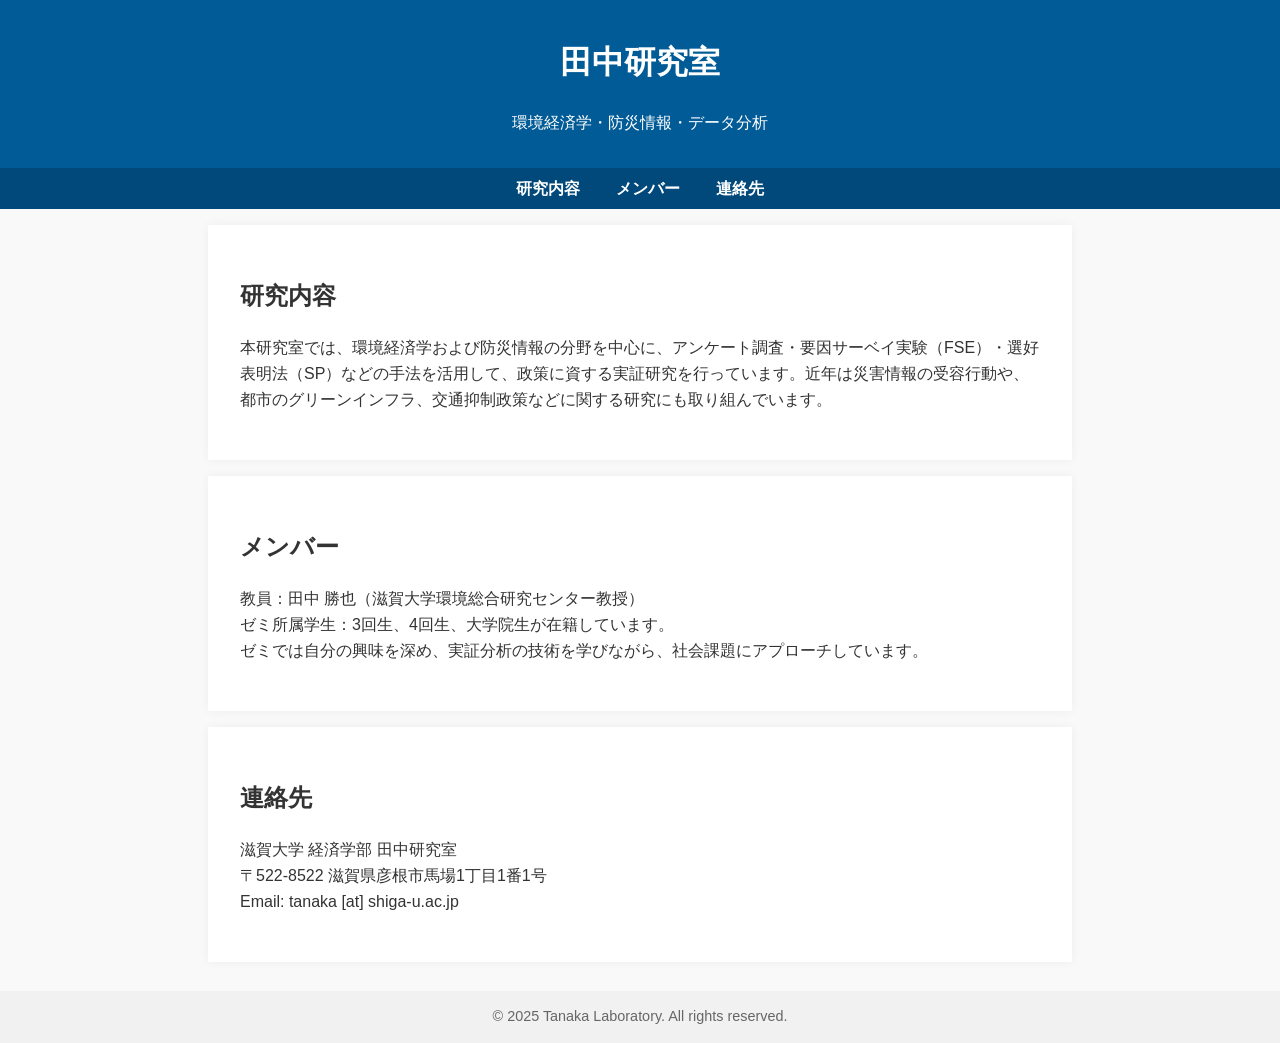
<file: index.htm>
<!DOCTYPE html>
<html lang="ja">
<head>
  <meta charset="UTF-8" />
  <meta name="viewport" content="width=device-width, initial-scale=1.0" />
  <title>田中研究室 – 環境経済・防災情報のデータ分析</title>
  <style>
    body {
      font-family: "Helvetica Neue", Helvetica, Arial, sans-serif;
      margin: 0;
      padding: 0;
      line-height: 1.6;
      background-color: #f9f9f9;
      color: #333;
    }
    header {
      background-color: #005b96;
      color: white;
      padding: 1em 2em;
      text-align: center;
    }
    nav {
      background-color: #00497a;
      padding: 0.5em;
      text-align: center;
    }
    nav a {
      color: white;
      text-decoration: none;
      margin: 0 1em;
      font-weight: bold;
    }
    section {
      padding: 2em;
      max-width: 800px;
      margin: auto;
      background: white;
      margin-top: 1em;
      box-shadow: 0 0 10px rgba(0,0,0,0.05);
    }
    footer {
      text-align: center;
      padding: 1em;
      font-size: 0.9em;
      color: #666;
      background-color: #f1f1f1;
      margin-top: 2em;
    }
  </style>
</head>
<body>

  <header>
    <h1>田中研究室</h1>
    <p>環境経済学・防災情報・データ分析</p>
  </header>

  <nav>
    <a href="#about">研究内容</a>
    <a href="#members">メンバー</a>
    <a href="#contact">連絡先</a>
  </nav>

  <section id="about">
    <h2>研究内容</h2>
    <p>
      本研究室では、環境経済学および防災情報の分野を中心に、アンケート調査・要因サーベイ実験（FSE）・選好表明法（SP）などの手法を活用して、政策に資する実証研究を行っています。近年は災害情報の受容行動や、都市のグリーンインフラ、交通抑制政策などに関する研究にも取り組んでいます。
    </p>
  </section>

  <section id="members">
    <h2>メンバー</h2>
    <p>
      教員：田中 勝也（滋賀大学環境総合研究センター教授）<br />
      ゼミ所属学生：3回生、4回生、大学院生が在籍しています。<br />
      ゼミでは自分の興味を深め、実証分析の技術を学びながら、社会課題にアプローチしています。
    </p>
  </section>

  <section id="contact">
    <h2>連絡先</h2>
    <p>
      滋賀大学 経済学部 田中研究室<br />
      〒522-8522 滋賀県彦根市馬場1丁目1番1号<br />
      Email: tanaka [at] shiga-u.ac.jp
    </p>
  </section>

  <footer>
    &copy; 2025 Tanaka Laboratory. All rights reserved.
  </footer>

</body>
</html>
</file>
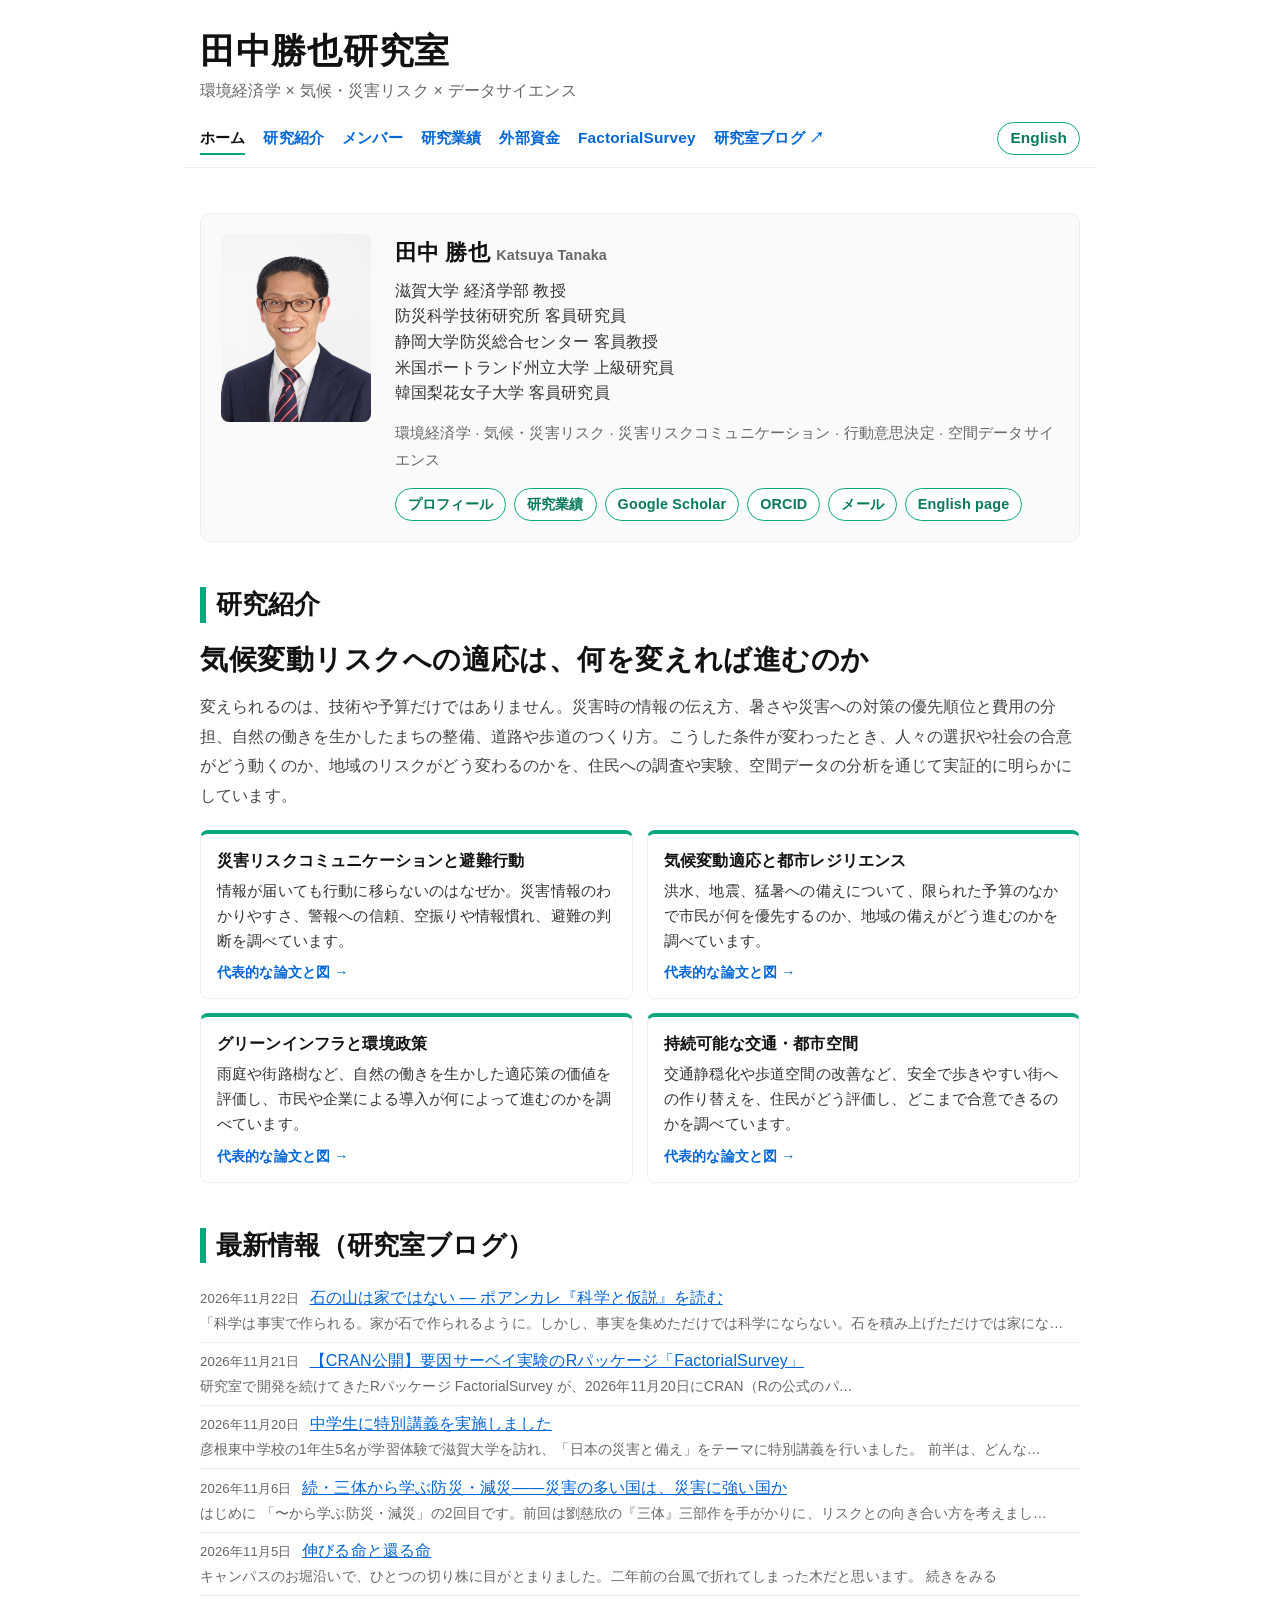
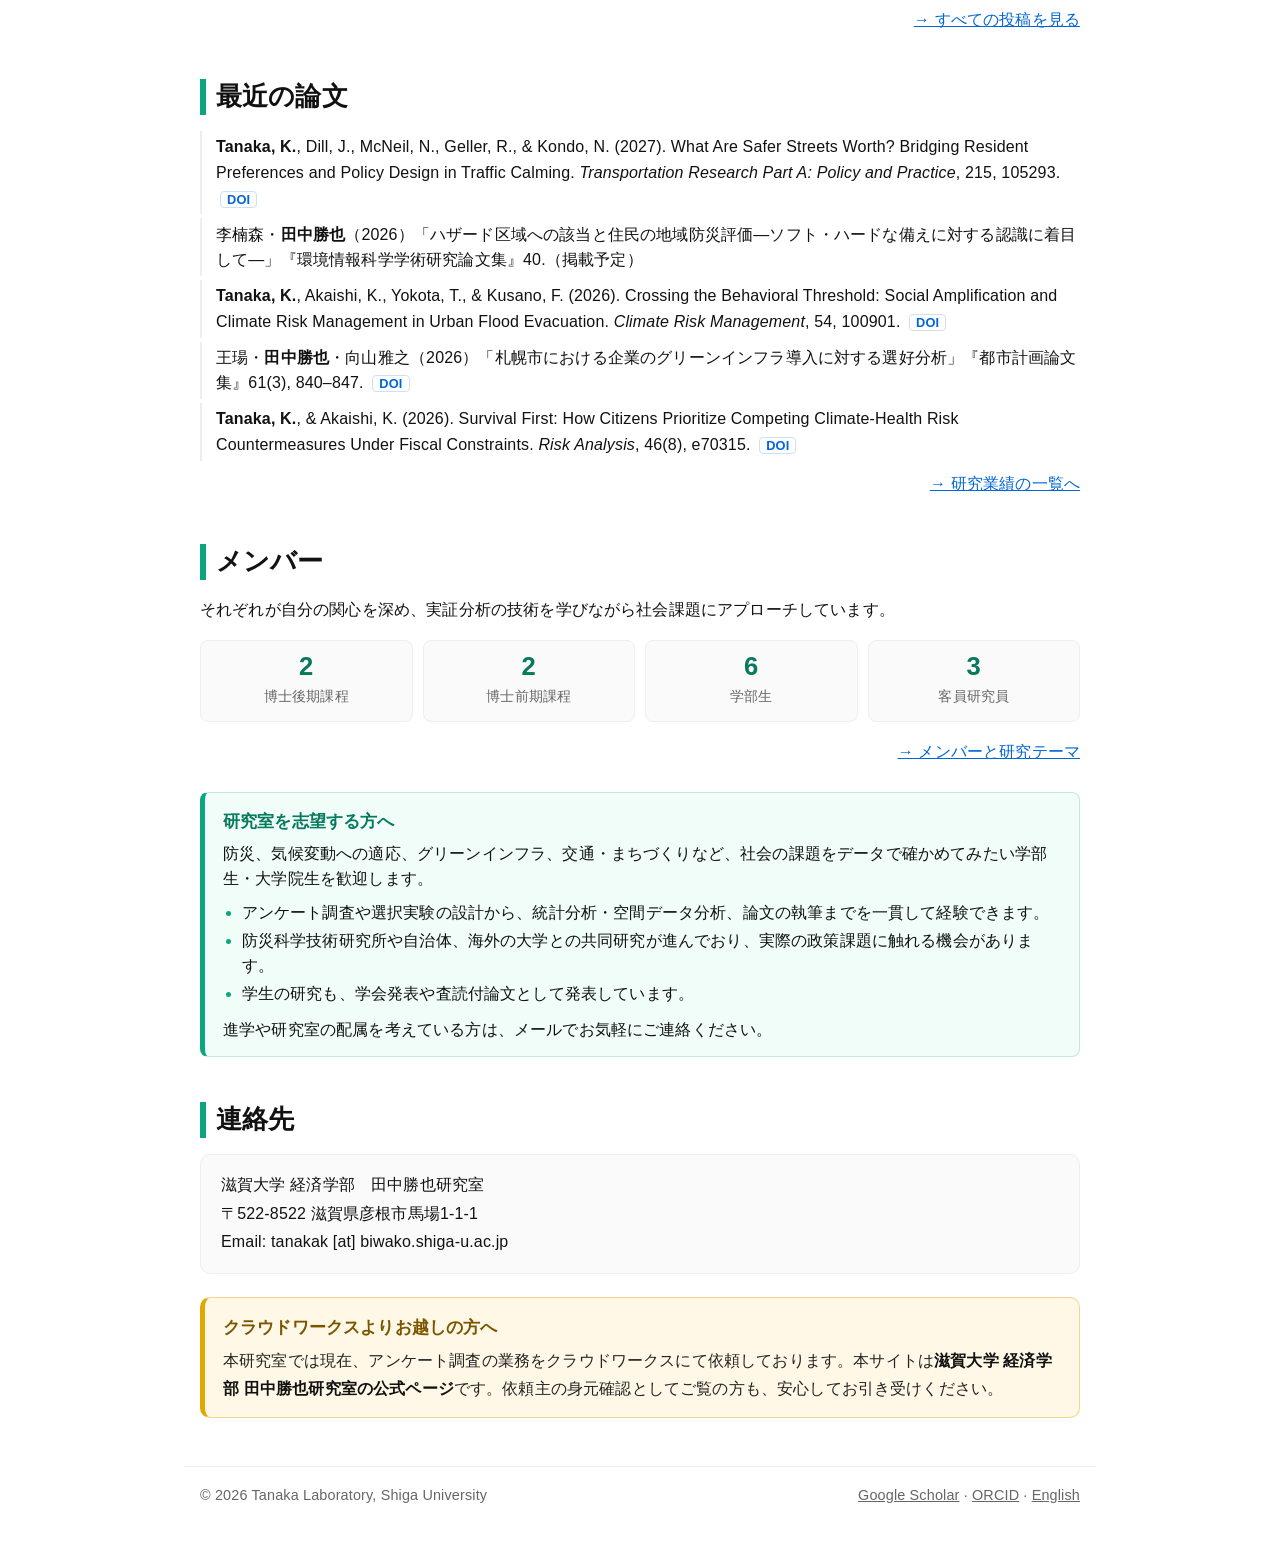
<file: index.html>
<!DOCTYPE html>
<html lang="ja">
<head>
<meta charset="utf-8"/>
<meta content="width=device-width, initial-scale=1" name="viewport"/>
<title>田中勝也研究室（滋賀大学）｜環境経済学 × 気候・災害リスク × データサイエンス</title>
<meta content="滋賀大学・田中勝也研究室。気候変動リスクへの適応は、何を変えれば進むのか。警報の伝え方、支援や費用負担の仕組み、まちのつくり方が人々の選択や社会の合意にどう影響するのかを、環境経済学とデータサイエンスを用いて実証的に研究しています。" name="description"/>
<link href="style.css" rel="stylesheet"/>
<link rel="icon" href="favicon.svg" type="image/svg+xml"/>
<link rel="icon" href="favicon-32.png" sizes="32x32" type="image/png"/>
<link rel="apple-touch-icon" href="apple-touch-icon.png"/>
<meta property="og:title" content="田中勝也研究室（滋賀大学）｜環境経済学 × 気候・災害リスク × データサイエンス"/>
<meta property="og:description" content="滋賀大学・田中勝也研究室。気候変動リスクへの適応は、何を変えれば進むのか。警報の伝え方、支援や費用負担の仕組み、まちのつくり方が人々の選択や社会の合意にどう影響するのかを、環境経済学とデータサイエンスを用いて実証的に研究しています。"/>
<meta property="og:url" content="https://tanakak.github.io/"/>
<meta property="og:image" content="https://tanakak.github.io/ogp.png"/>
<meta property="og:type" content="website"/>
<meta property="og:site_name" content="田中勝也研究室"/>
<meta property="og:locale" content="ja_JP"/>
<meta name="twitter:card" content="summary_large_image"/>
<meta name="google-site-verification" content="YIAIQRY0zwptpV_NCA4DbR_Qr9qVcoeP7K3_W8CYjr8" />
<meta name="msvalidate.01" content="E891E1572691AC67C8C4C4ECE7BE88C5" />
<link rel="canonical" href="https://tanakak.github.io/"/>
<link rel="alternate" hreflang="ja" href="https://tanakak.github.io/"/>
<link rel="alternate" hreflang="en" href="https://tanakak.github.io/en.html"/>
<link rel="alternate" hreflang="x-default" href="https://tanakak.github.io/"/>
<script type="application/ld+json">
{
 "@context": "https://schema.org",
 "@graph": [
  {
   "@type": "WebSite",
   "@id": "https://tanakak.github.io/#website",
   "url": "https://tanakak.github.io/",
   "name": "田中勝也研究室",
   "alternateName": "Tanaka Laboratory, Shiga University",
   "inLanguage": [
    "ja",
    "en"
   ]
  },
  {
   "@type": "Person",
   "@id": "https://tanakak.github.io/#katsuya-tanaka",
   "name": "田中勝也",
   "alternateName": "Katsuya Tanaka",
   "jobTitle": "教授",
   "worksFor": {
    "@type": "CollegeOrUniversity",
    "name": "滋賀大学",
    "url": "https://www.shiga-u.ac.jp/"
   },
   "alumniOf": {
    "@type": "CollegeOrUniversity",
    "name": "Oregon State University"
   },
   "url": "https://tanakak.github.io/",
   "image": "https://tanakak.github.io/tanaka.jpg",
   "knowsAbout": [
    "環境経済学",
    "災害リスクコミュニケーション",
    "気候変動適応",
    "グリーンインフラ",
    "サーベイ実験",
    "データサイエンス"
   ],
   "sameAs": [
    "https://orcid.org/0000-0003-0455-0133",
    "https://scholar.google.com/citations?user=ZWzGPJcAAAAJ",
    "https://researchmap.jp/katsuyat",
    "https://nrid.nii.ac.jp/nrid/1000020397938",
    "https://note.com/tanakak_lab"
   ]
  }
 ]
}
</script>
</head>
<body>

<header>
  <p class="brand"><a href="index.html">田中勝也研究室</a></p>
  <p class="tagline">環境経済学 × 気候・災害リスク × データサイエンス</p>
</header>

<nav>
  <a href="index.html" class="active" aria-current="page">ホーム</a>
  <a href="research.html">研究紹介</a>
  <a href="members.html">メンバー</a>
  <a href="pub.html">研究業績</a>
  <a href="funding.html">外部資金</a>
  <a href="fs.html">FactorialSurvey</a>
  <a href="https://note.com/tanakak_lab" rel="noopener" target="_blank">研究室ブログ ↗</a>
  <a class="lang" href="en.html">English</a>
</nav>

<main>

<section id="about">
  <div class="profile">
    <img src="tanaka.jpg" alt="田中勝也の顔写真" width="150" height="188"/>
    <div>
      <p class="name">田中 勝也<small>Katsuya Tanaka</small></p>
      <ul>
        <li>滋賀大学 経済学部 教授</li>
        <li>防災科学技術研究所 客員研究員</li>
        <li>静岡大学防災総合センター 客員教授</li>
        <li>米国ポートランド州立大学 上級研究員</li>
        <li>韓国梨花女子大学 客員研究員</li>
      </ul>
      <p class="fields">環境経済学 · 気候・災害リスク · 災害リスクコミュニケーション · 行動意思決定 · 空間データサイエンス</p>
      <div class="btns">
        <a class="btn" href="profile.html">プロフィール</a>
        <a class="btn" href="pub.html">研究業績</a>
        <a class="btn" href="https://scholar.google.com/citations?user=ZWzGPJcAAAAJ&amp;hl=ja" rel="noopener" target="_blank">Google Scholar</a>
        <a class="btn" href="https://orcid.org/0000-0003-0455-0133" rel="noopener" target="_blank">ORCID</a>
        <a class="btn" href="mailto:tanakak@biwako.shiga-u.ac.jp">メール</a>
        <a class="btn" href="en.html">English page</a>
      </div>
    </div>
  </div>
</section>

<section id="research">
  <h2><a class="h-link" href="research.html">研究紹介</a></h2>
  <div class="question">
    <p class="q">気候変動リスクへの適応は、何を変えれば進むのか</p>
    <p class="q-sub">変えられるのは、技術や予算だけではありません。災害時の情報の伝え方、暑さや災害への対策の優先順位と費用の分担、自然の働きを生かしたまちの整備、道路や歩道のつくり方。こうした条件が変わったとき、人々の選択や社会の合意がどう動くのか、地域のリスクがどう変わるのかを、住民への調査や実験、空間データの分析を通じて実証的に明らかにしています。</p>
  </div>

  <div class="cards">
    <div class="card"><h4>災害リスクコミュニケーションと避難行動</h4><p>情報が届いても行動に移らないのはなぜか。災害情報のわかりやすさ、警報への信頼、空振りや情報慣れ、避難の判断を調べています。</p><p class="more"><a href="research.html#risk-communication">代表的な論文と図 →</a></p></div>
    <div class="card"><h4>気候変動適応と都市レジリエンス</h4><p>洪水、地震、猛暑への備えについて、限られた予算のなかで市民が何を優先するのか、地域の備えがどう進むのかを調べています。</p><p class="more"><a href="research.html#adaptation">代表的な論文と図 →</a></p></div>
    <div class="card"><h4>グリーンインフラと環境政策</h4><p>雨庭や街路樹など、自然の働きを生かした適応策の価値を評価し、市民や企業による導入が何によって進むのかを調べています。</p><p class="more"><a href="research.html#green-infrastructure">代表的な論文と図 →</a></p></div>
    <div class="card"><h4>持続可能な交通・都市空間</h4><p>交通静穏化や歩道空間の改善など、安全で歩きやすい街への作り替えを、住民がどう評価し、どこまで合意できるのかを調べています。</p><p class="more"><a href="research.html#streets">代表的な論文と図 →</a></p></div>
  </div>
</section>

<section id="blog">
  <h2>最新情報（研究室ブログ）</h2>
  <div id="rss-feed"><p class="muted">読み込み中…</p></div>
  <p style="text-align:right;"><a href="https://note.com/tanakak_lab" rel="noopener" target="_blank">→ すべての投稿を見る</a></p>
</section>

<section id="news">
  <h2>最近の論文</h2>
  <ul class="pubs">
    <li><span class="me">Tanaka, K.</span>, Dill, J., McNeil, N., Geller, R., &amp; Kondo, N. (2027). What Are Safer Streets Worth? Bridging Resident Preferences and Policy Design in Traffic Calming. <em>Transportation Research Part A: Policy and Practice</em>, 215, 105293. <a class="doi" href="https://doi.org/10.1016/j.tra.2026.105293" rel="noopener" target="_blank">DOI</a></li>
    <li>李楠森・<span class="me">田中勝也</span>（2026）「ハザード区域への該当と住民の地域防災評価―ソフト・ハードな備えに対する認識に着目して―」『環境情報科学学術研究論文集』40.（掲載予定）</li>
    <li><span class="me">Tanaka, K.</span>, Akaishi, K., Yokota, T., &amp; Kusano, F. (2026). Crossing the Behavioral Threshold: Social Amplification and Climate Risk Management in Urban Flood Evacuation. <em>Climate Risk Management</em>, 54, 100901. <a class="doi" href="https://doi.org/10.1016/j.crm.2026.100901" rel="noopener" target="_blank">DOI</a></li>
    <li>王瑒・<span class="me">田中勝也</span>・向山雅之（2026）「札幌市における企業のグリーンインフラ導入に対する選好分析」『都市計画論文集』61(3), 840–847. <a class="doi" href="https://doi.org/10.11361/journalcpij.61.840" rel="noopener" target="_blank">DOI</a></li>
    <li><span class="me">Tanaka, K.</span>, &amp; Akaishi, K. (2026). Survival First: How Citizens Prioritize Competing Climate-Health Risk Countermeasures Under Fiscal Constraints. <em>Risk Analysis</em>, 46(8), e70315. <a class="doi" href="https://doi.org/10.1111/risa.70315" rel="noopener" target="_blank">DOI</a></li>
  </ul>
  <p style="text-align:right;"><a href="pub.html">→ 研究業績の一覧へ</a></p>
</section>

<section id="members">
  <h2>メンバー</h2>
  <p>それぞれが自分の関心を深め、実証分析の技術を学びながら社会課題にアプローチしています。</p>
  <div class="stats">
  <div class="stat"><span class="num">2</span><span class="lbl">博士後期課程</span></div>
  <div class="stat"><span class="num">2</span><span class="lbl">博士前期課程</span></div>
  <div class="stat"><span class="num">6</span><span class="lbl">学部生</span></div>
  <div class="stat"><span class="num">3</span><span class="lbl">客員研究員</span></div>
</div>
  <p style="text-align:right;"><a href="members.html">→ メンバーと研究テーマ</a></p>
  <div class="notice join">
    <p class="join-title">研究室を志望する方へ</p>
    <p>防災、気候変動への適応、グリーンインフラ、交通・まちづくりなど、社会の課題をデータで確かめてみたい学部生・大学院生を歓迎します。</p>
    <ul>
      <li>アンケート調査や選択実験の設計から、統計分析・空間データ分析、論文の執筆までを一貫して経験できます。</li>
      <li>防災科学技術研究所や自治体、海外の大学との共同研究が進んでおり、実際の政策課題に触れる機会があります。</li>
      <li>学生の研究も、学会発表や査読付論文として発表しています。</li>
    </ul>
    <p>進学や研究室の配属を考えている方は、メールでお気軽にご連絡ください。</p>
  </div>
</section>

<section id="contact">
  <h2>連絡先</h2>
  <div class="contact">
    <p>滋賀大学 経済学部　田中勝也研究室<br/>
    〒522-8522 滋賀県彦根市馬場1-1-1<br/>
    Email: tanakak [at] biwako.shiga-u.ac.jp</p>
  </div>
  <div class="cw-note" id="crowdworks">
    <p class="cw-title">クラウドワークスよりお越しの方へ</p>
    <p>本研究室では現在、アンケート調査の業務をクラウドワークスにて依頼しております。本サイトは<strong>滋賀大学 経済学部 田中勝也研究室の公式ページ</strong>です。依頼主の身元確認としてご覧の方も、安心してお引き受けください。</p>
  </div>
</section>

</main>

<footer>
  <span>© 2026 Tanaka Laboratory, Shiga University</span>
  <span><a href="https://scholar.google.com/citations?user=ZWzGPJcAAAAJ&amp;hl=ja" rel="noopener" target="_blank">Google Scholar</a> · <a href="https://orcid.org/0000-0003-0455-0133" rel="noopener" target="_blank">ORCID</a> · <a href="en.html">English</a></span>
</footer>

<script>
  (function () {
    // blog.json は GitHub Actions（.github/workflows/update-blog.yml）が毎日 note のRSSから更新します
    const box = document.getElementById("rss-feed");
    const esc = s => String(s).replace(/[&<>"]/g, c => ({"&":"&amp;","<":"&lt;",">":"&gt;",'"':"&quot;"}[c]));
    fetch("blog.json", { cache: "no-cache" })
      .then(res => { if (!res.ok) throw new Error(res.status); return res.json(); })
      .then(items => {
        if (!items.length) throw new Error("empty feed");
        const ul = document.createElement("ul");
        items.forEach(item => {
          const li = document.createElement("li");
          li.innerHTML = '<span class="date">' + esc(item.date) + '</span><a href="' + esc(item.link) + '" target="_blank" rel="noopener">' + esc(item.title) + '</a><br><span class="desc">' + esc(item.desc) + '</span>';
          ul.appendChild(li);
        });
        box.replaceChildren(ul);
      })
      .catch(err => {
        box.innerHTML = '<p class="muted">ブログの読み込みに失敗しました。<a href="https://note.com/tanakak_lab" target="_blank" rel="noopener">noteで直接ご覧ください。</a></p>';
        console.error("RSS読み込みエラー:", err);
      });
  })();
</script>
<script data-goatcounter="https://tanakak.goatcounter.com/count" async src="https://gc.zgo.at/count.js"></script>
</body>
</html>
</file>
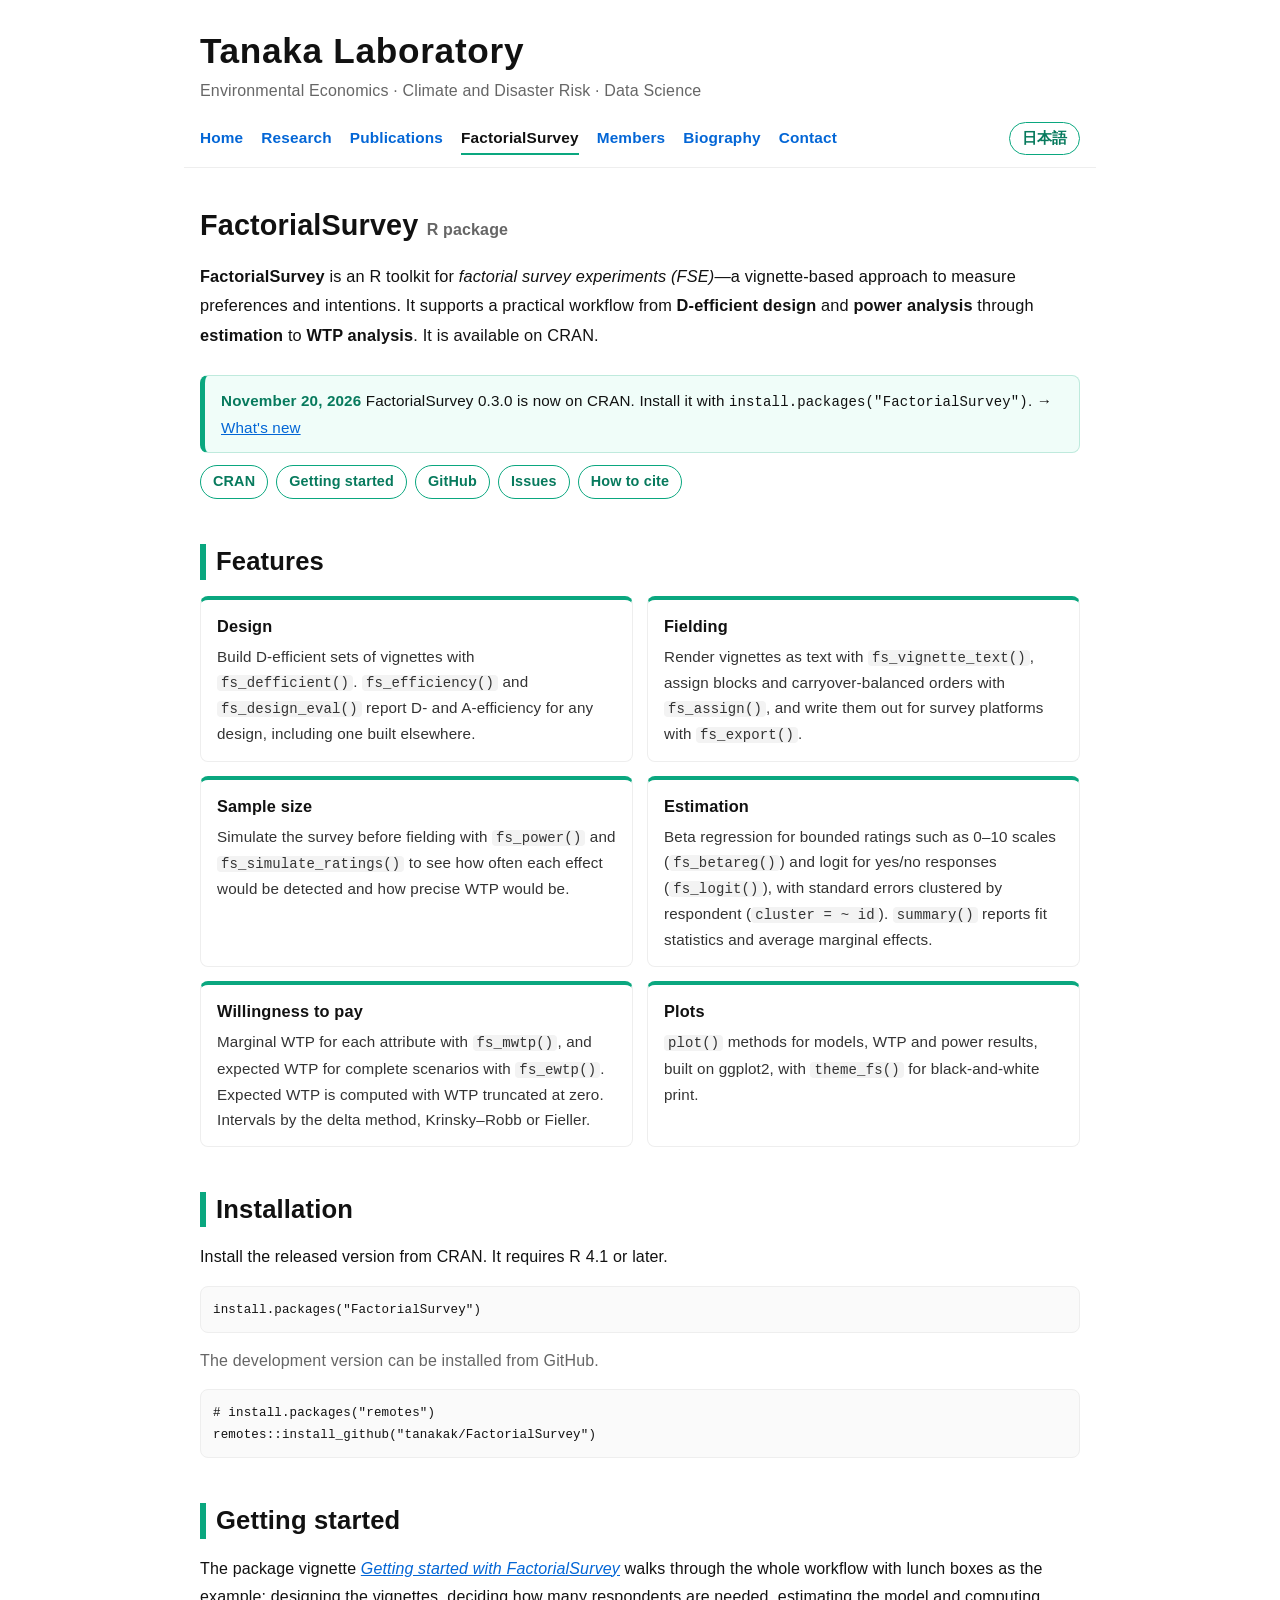
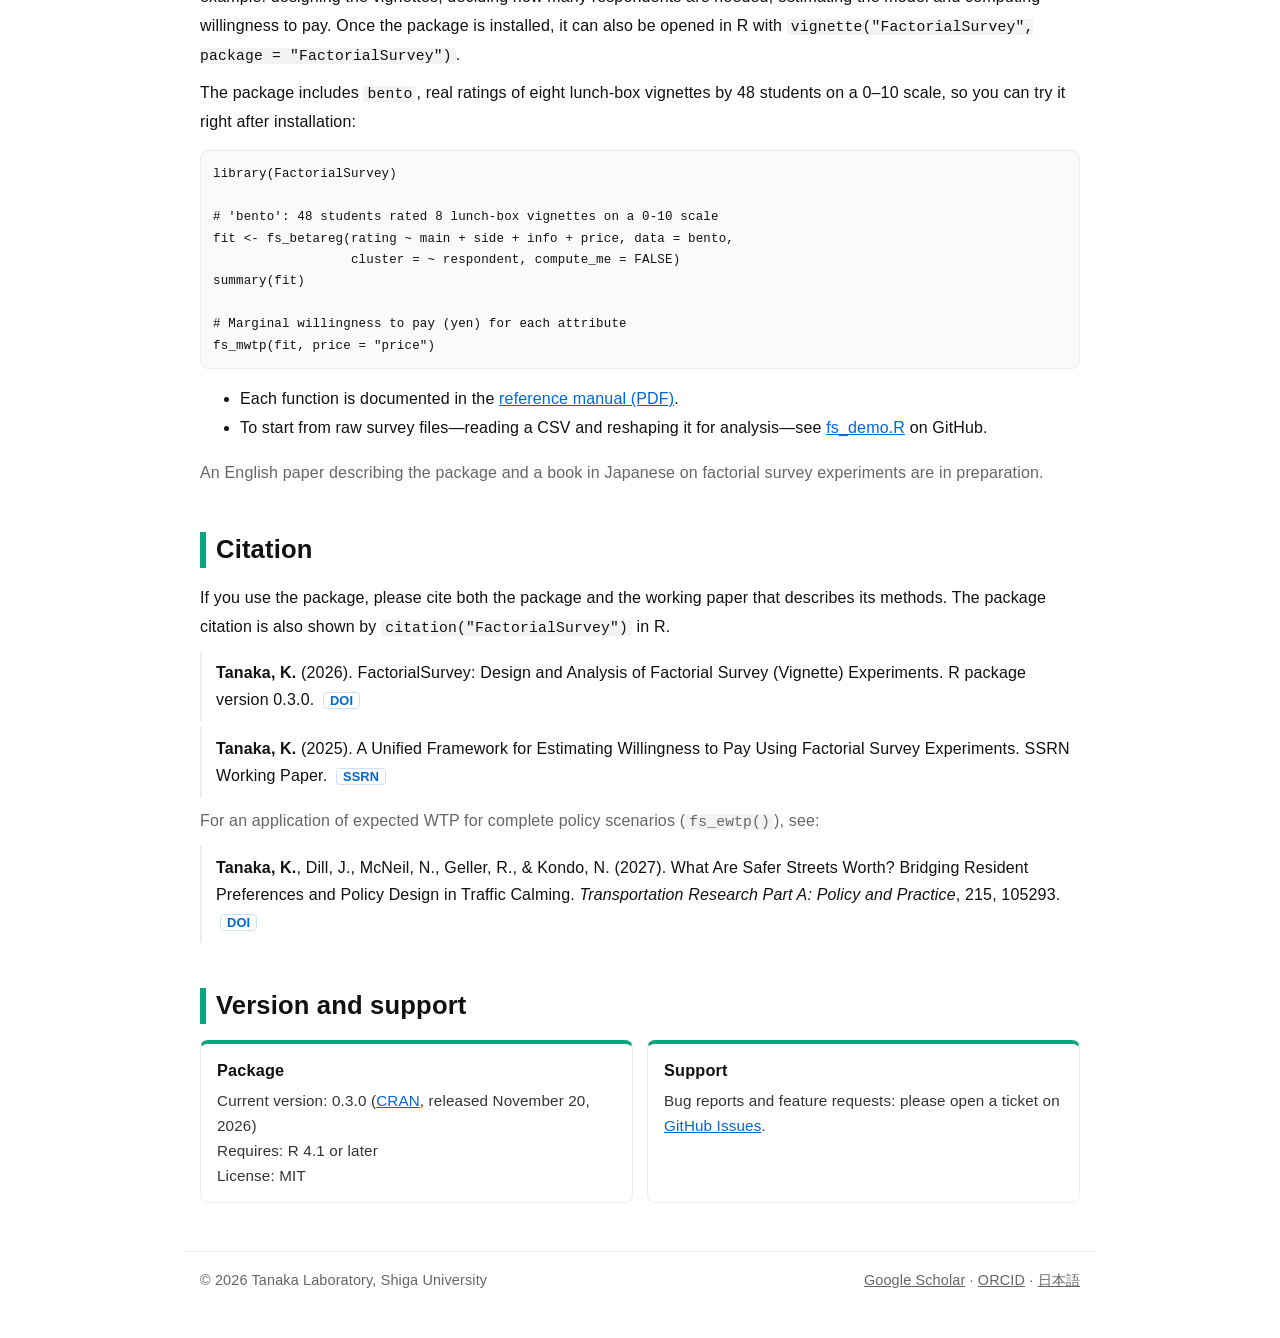
<file: en-fs.html>
<!DOCTYPE html>
<html lang="en">
<head>
<meta charset="utf-8"/>
<meta content="width=device-width, initial-scale=1" name="viewport"/>
<title>FactorialSurvey (R package) | Tanaka Laboratory, Shiga University</title>
<meta content="FactorialSurvey: an R package for designing and analyzing factorial survey experiments (FSE), from D-efficient design and power analysis to estimation and willingness-to-pay analysis." name="description"/>
<link href="style.css" rel="stylesheet"/>
<link rel="icon" href="favicon.svg" type="image/svg+xml"/>
<link rel="icon" href="favicon-32.png" sizes="32x32" type="image/png"/>
<link rel="apple-touch-icon" href="apple-touch-icon.png"/>
<meta property="og:title" content="FactorialSurvey (R package) | Tanaka Laboratory, Shiga University"/>
<meta property="og:description" content="FactorialSurvey: an R package for designing and analyzing factorial survey experiments (FSE), from D-efficient design and power analysis to estimation and willingness-to-pay analysis."/>
<meta property="og:url" content="https://tanakak.github.io/en-fs.html"/>
<meta property="og:image" content="https://tanakak.github.io/ogp.png"/>
<meta property="og:type" content="article"/>
<meta property="og:site_name" content="Tanaka Laboratory"/>
<meta property="og:locale" content="en_US"/>
<meta name="twitter:card" content="summary_large_image"/>
<link rel="canonical" href="https://tanakak.github.io/en-fs.html"/>
<link rel="alternate" hreflang="ja" href="https://tanakak.github.io/fs.html"/>
<link rel="alternate" hreflang="en" href="https://tanakak.github.io/en-fs.html"/>
<link rel="alternate" hreflang="x-default" href="https://tanakak.github.io/fs.html"/>
<script type="application/ld+json">
{
 "@context": "https://schema.org",
 "@type": "SoftwareSourceCode",
 "name": "FactorialSurvey",
 "description": "An R package for designing and analyzing factorial survey (vignette) experiments, from D-efficient design and power analysis to estimation and willingness-to-pay analysis.",
 "programmingLanguage": "R",
 "runtimePlatform": "R (>= 4.1)",
 "softwareVersion": "0.3.0",
 "datePublished": "2026-11-20",
 "license": "https://opensource.org/licenses/MIT",
 "codeRepository": "https://github.com/tanakak/FactorialSurvey",
 "url": "https://CRAN.R-project.org/package=FactorialSurvey",
 "identifier": "https://doi.org/10.32614/CRAN.package.FactorialSurvey",
 "author": {
  "@type": "Person",
  "name": "Katsuya Tanaka",
  "identifier": "https://orcid.org/0000-0003-0455-0133"
 }
}
</script>
</head>
<body>
<header>
<p class="brand"><a href="en.html">Tanaka Laboratory</a></p>
<p class="tagline">Environmental Economics · Climate and Disaster Risk · Data Science</p>
</header>
<nav>
<a href="en.html">Home</a>
<a href="en-research.html">Research</a>
<a href="en.html#publications">Publications</a>
<a href="en-fs.html" class="active" aria-current="page">FactorialSurvey</a>
<a href="en.html#members">Members</a>
<a href="en.html#bio">Biography</a>
<a href="en.html#contact">Contact</a>
<a class="lang" href="fs.html">日本語</a>
</nav>
<main>

<h1 class="page-title">FactorialSurvey <span class="muted" style="font-size:1rem;font-weight:600;">R package</span></h1>
<p class="lead"><strong>FactorialSurvey</strong> is an R toolkit for <em>factorial survey experiments (FSE)</em>—a vignette-based approach to measure preferences and intentions. It supports a practical workflow from <strong>D-efficient design</strong> and <strong>power analysis</strong> through <strong>estimation</strong> to <strong>WTP analysis</strong>. It is available on CRAN.</p>
<div class="notice"><strong>November 20, 2026</strong> FactorialSurvey 0.3.0 is now on CRAN. Install it with <code>install.packages("FactorialSurvey")</code>. → <a href="https://github.com/tanakak/FactorialSurvey/blob/master/NEWS.md" rel="noopener" target="_blank">What's new</a></div>
<div class="btns" style="margin-top:.8rem;">
  <a class="btn" href="https://CRAN.R-project.org/package=FactorialSurvey" rel="noopener" target="_blank">CRAN</a>
  <a class="btn" href="https://cran.r-project.org/web/packages/FactorialSurvey/vignettes/FactorialSurvey.html" rel="noopener" target="_blank">Getting started</a>
  <a class="btn" href="https://github.com/tanakak/FactorialSurvey" rel="noopener" target="_blank">GitHub</a>
  <a class="btn" href="https://github.com/tanakak/FactorialSurvey/issues" rel="noopener" target="_blank">Issues</a>
  <a class="btn" href="#citation">How to cite</a>
</div>

<section id="features">
<h2>Features</h2>
<div class="cards">
  <div class="card"><h4>Design</h4><p>Build D-efficient sets of vignettes with <code>fs_defficient()</code>. <code>fs_efficiency()</code> and <code>fs_design_eval()</code> report D- and A-efficiency for any design, including one built elsewhere.</p></div>
  <div class="card"><h4>Fielding</h4><p>Render vignettes as text with <code>fs_vignette_text()</code>, assign blocks and carryover-balanced orders with <code>fs_assign()</code>, and write them out for survey platforms with <code>fs_export()</code>.</p></div>
  <div class="card"><h4>Sample size</h4><p>Simulate the survey before fielding with <code>fs_power()</code> and <code>fs_simulate_ratings()</code> to see how often each effect would be detected and how precise WTP would be.</p></div>
  <div class="card"><h4>Estimation</h4><p>Beta regression for bounded ratings such as 0–10 scales (<code>fs_betareg()</code>) and logit for yes/no responses (<code>fs_logit()</code>), with standard errors clustered by respondent (<code>cluster = ~ id</code>). <code>summary()</code> reports fit statistics and average marginal effects.</p></div>
  <div class="card"><h4>Willingness to pay</h4><p>Marginal WTP for each attribute with <code>fs_mwtp()</code>, and expected WTP for complete scenarios with <code>fs_ewtp()</code>. Expected WTP is computed with WTP truncated at zero. Intervals by the delta method, Krinsky–Robb or Fieller.</p></div>
  <div class="card"><h4>Plots</h4><p><code>plot()</code> methods for models, WTP and power results, built on ggplot2, with <code>theme_fs()</code> for black-and-white print.</p></div>
</div>
</section>

<section id="install">
<h2>Installation</h2>
<p>Install the released version from CRAN. It requires R 4.1 or later.</p>
<pre><code>install.packages("FactorialSurvey")</code></pre>
<p class="muted">The development version can be installed from GitHub.</p>
<pre><code># install.packages("remotes")
remotes::install_github("tanakak/FactorialSurvey")</code></pre>
</section>

<section id="quickstart">
<h2>Getting started</h2>
<p>The package vignette <a href="https://cran.r-project.org/web/packages/FactorialSurvey/vignettes/FactorialSurvey.html" rel="noopener" target="_blank"><em>Getting started with FactorialSurvey</em></a> walks through the whole workflow with lunch boxes as the example: designing the vignettes, deciding how many respondents are needed, estimating the model and computing willingness to pay. Once the package is installed, it can also be opened in R with <code>vignette("FactorialSurvey", package = "FactorialSurvey")</code>.</p>
<p>The package includes <code>bento</code>, real ratings of eight lunch-box vignettes by 48 students on a 0–10 scale, so you can try it right after installation:</p>
<pre><code>library(FactorialSurvey)

# 'bento': 48 students rated 8 lunch-box vignettes on a 0-10 scale
fit &lt;- fs_betareg(rating ~ main + side + info + price, data = bento,
                  cluster = ~ respondent, compute_me = FALSE)
summary(fit)

# Marginal willingness to pay (yen) for each attribute
fs_mwtp(fit, price = "price")</code></pre>
<ul>
  <li>Each function is documented in the <a href="https://cran.r-project.org/web/packages/FactorialSurvey/FactorialSurvey.pdf" rel="noopener" target="_blank">reference manual (PDF)</a>.</li>
  <li>To start from raw survey files—reading a CSV and reshaping it for analysis—see <a href="https://github.com/tanakak/fs/blob/main/fs_demo.R" rel="noopener" target="_blank">fs_demo.R</a> on GitHub.</li>
</ul>
<p class="muted">An English paper describing the package and a book in Japanese on factorial survey experiments are in preparation.</p>
</section>

<section id="citation">
<h2>Citation</h2>
<p>If you use the package, please cite both the package and the working paper that describes its methods. The package citation is also shown by <code>citation("FactorialSurvey")</code> in R.</p>
<ul class="pubs">
  <li><span class="me">Tanaka, K.</span> (2026). FactorialSurvey: Design and Analysis of Factorial Survey (Vignette) Experiments. R package version 0.3.0. <a class="doi" href="https://doi.org/10.32614/CRAN.package.FactorialSurvey" rel="noopener" target="_blank">DOI</a></li>
  <li><span class="me">Tanaka, K.</span> (2025). A Unified Framework for Estimating Willingness to Pay Using Factorial Survey Experiments. SSRN Working Paper. <a class="doi" href="https://dx.doi.org/10.2139/ssrn.5238343" rel="noopener" target="_blank">SSRN</a></li>
</ul>
<p class="muted">For an application of expected WTP for complete policy scenarios (<code>fs_ewtp()</code>), see:</p>
<ul class="pubs">
  <li><span class="me">Tanaka, K.</span>, Dill, J., McNeil, N., Geller, R., &amp; Kondo, N. (2027). What Are Safer Streets Worth? Bridging Resident Preferences and Policy Design in Traffic Calming. <em>Transportation Research Part A: Policy and Practice</em>, 215, 105293. <a class="doi" href="https://doi.org/10.1016/j.tra.2026.105293" rel="noopener" target="_blank">DOI</a></li>
</ul>
</section>

<section id="status">
<h2>Version and support</h2>
<div class="cards">
  <div class="card"><h4>Package</h4><p>Current version: 0.3.0 (<a href="https://CRAN.R-project.org/package=FactorialSurvey" rel="noopener" target="_blank">CRAN</a>, released November 20, 2026)<br/>Requires: R 4.1 or later<br/>License: MIT</p></div>
  <div class="card"><h4>Support</h4><p>Bug reports and feature requests: please open a ticket on <a href="https://github.com/tanakak/FactorialSurvey/issues" rel="noopener" target="_blank">GitHub Issues</a>.</p></div>
</div>
</section>

</main>

<footer>
  <span>© 2026 Tanaka Laboratory, Shiga University</span>
  <span><a href="https://scholar.google.com/citations?user=ZWzGPJcAAAAJ&amp;hl=en" rel="noopener" target="_blank">Google Scholar</a> · <a href="https://orcid.org/0000-0003-0455-0133" rel="noopener" target="_blank">ORCID</a> · <a href="fs.html">日本語</a></span>
</footer>

<script data-goatcounter="https://tanakak.goatcounter.com/count" async src="https://gc.zgo.at/count.js"></script>
</body>
</html>
</file>
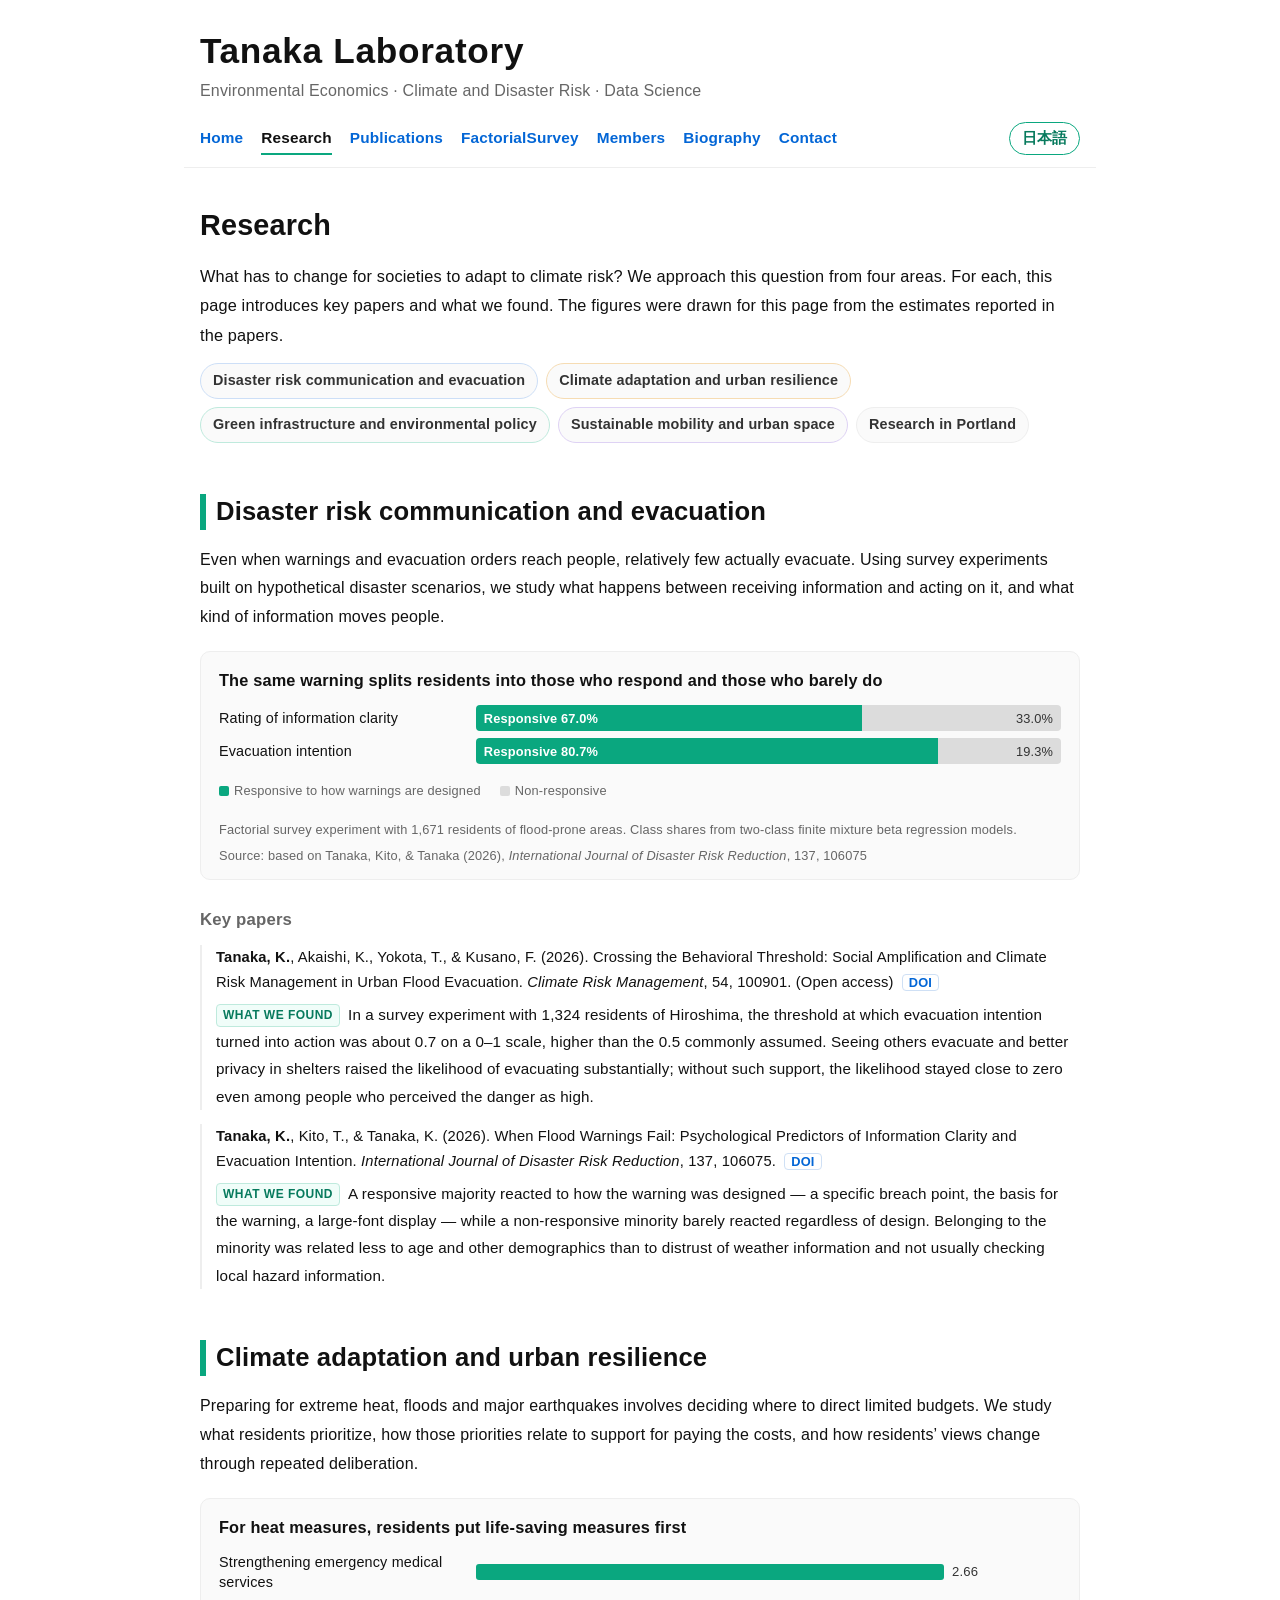
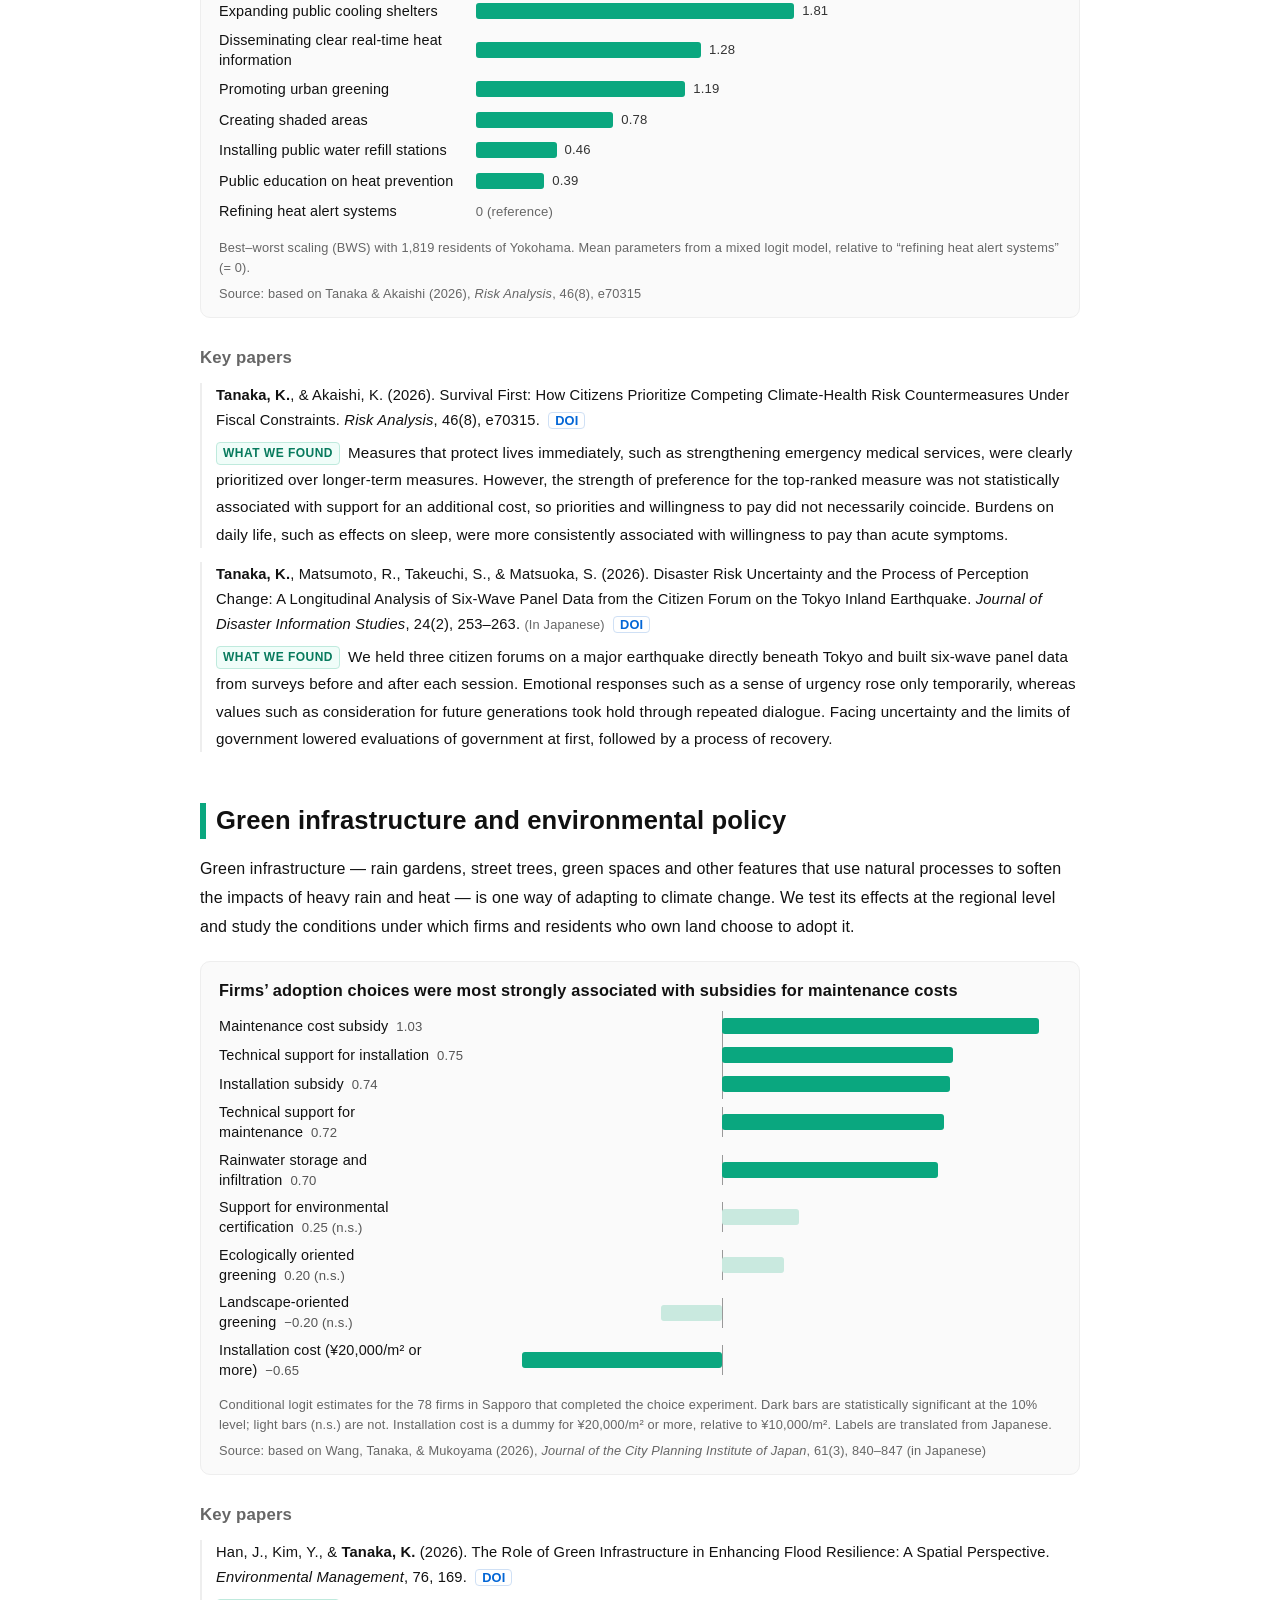
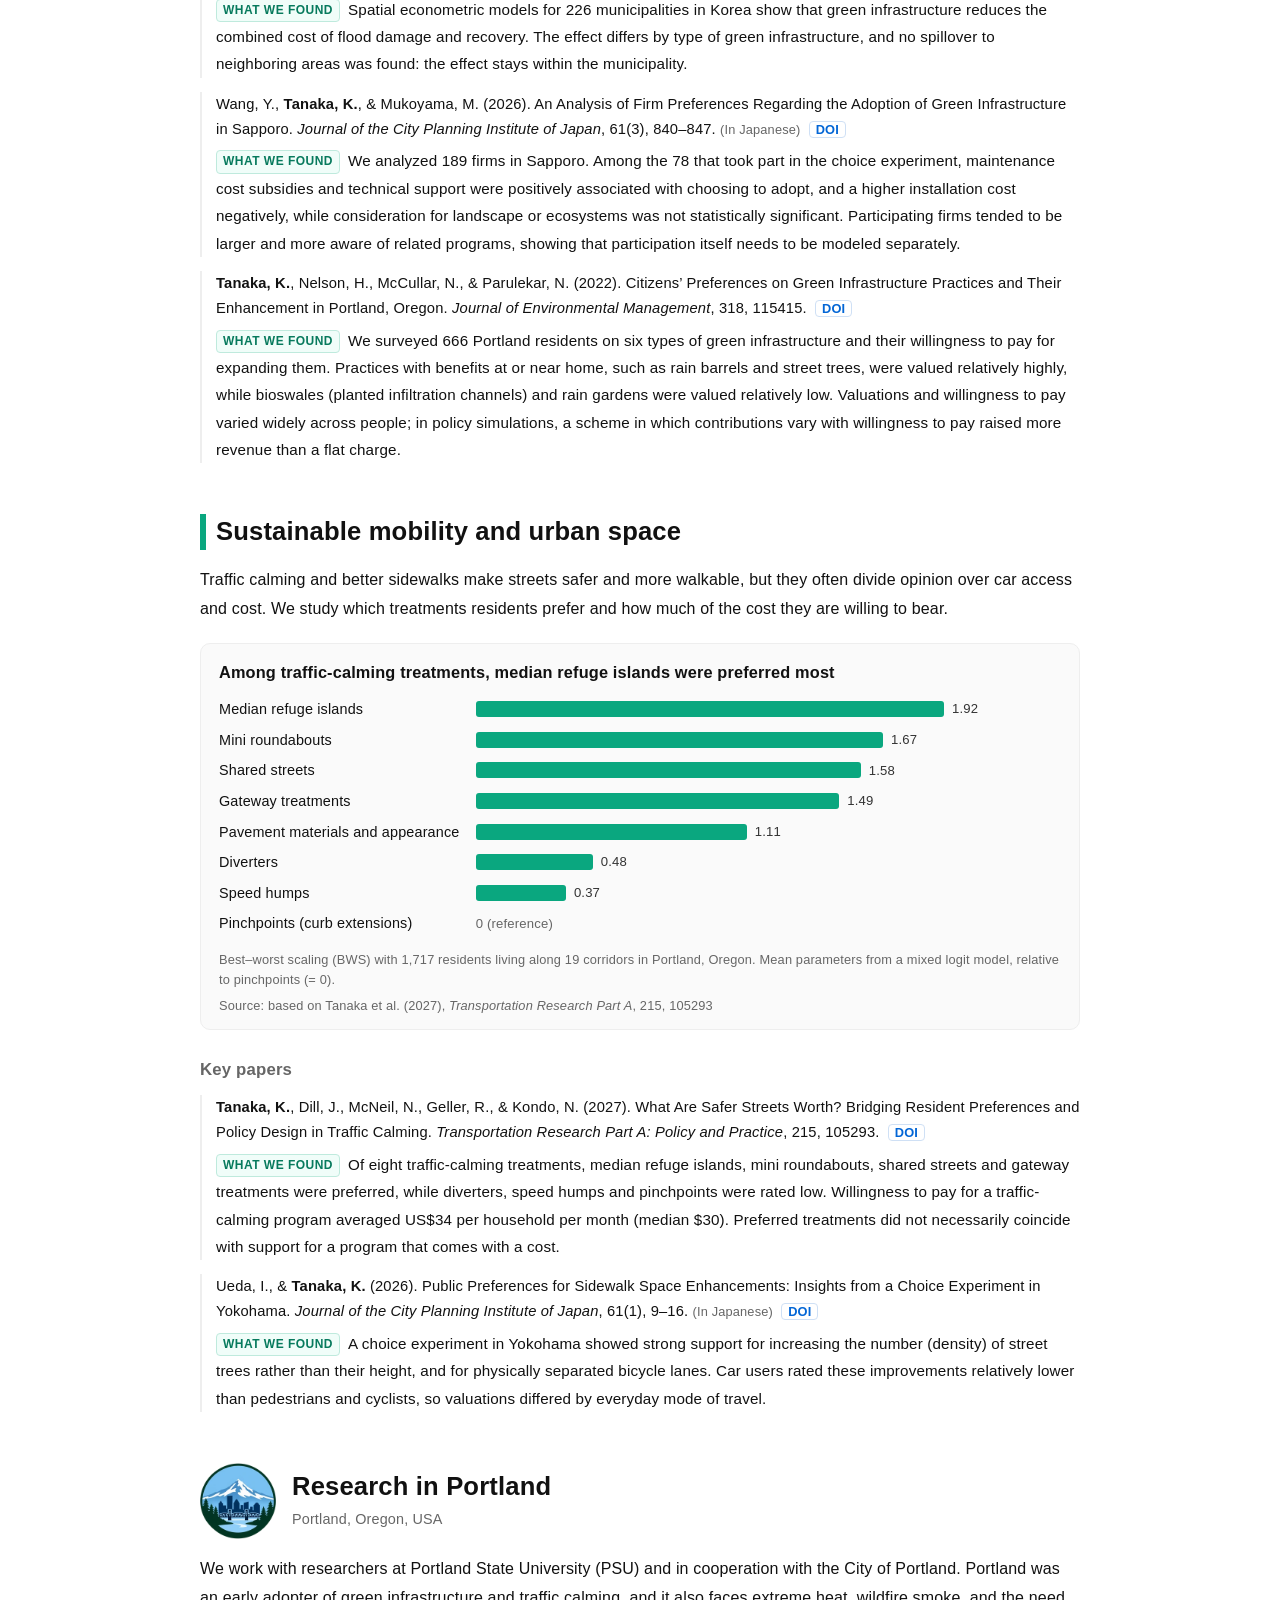
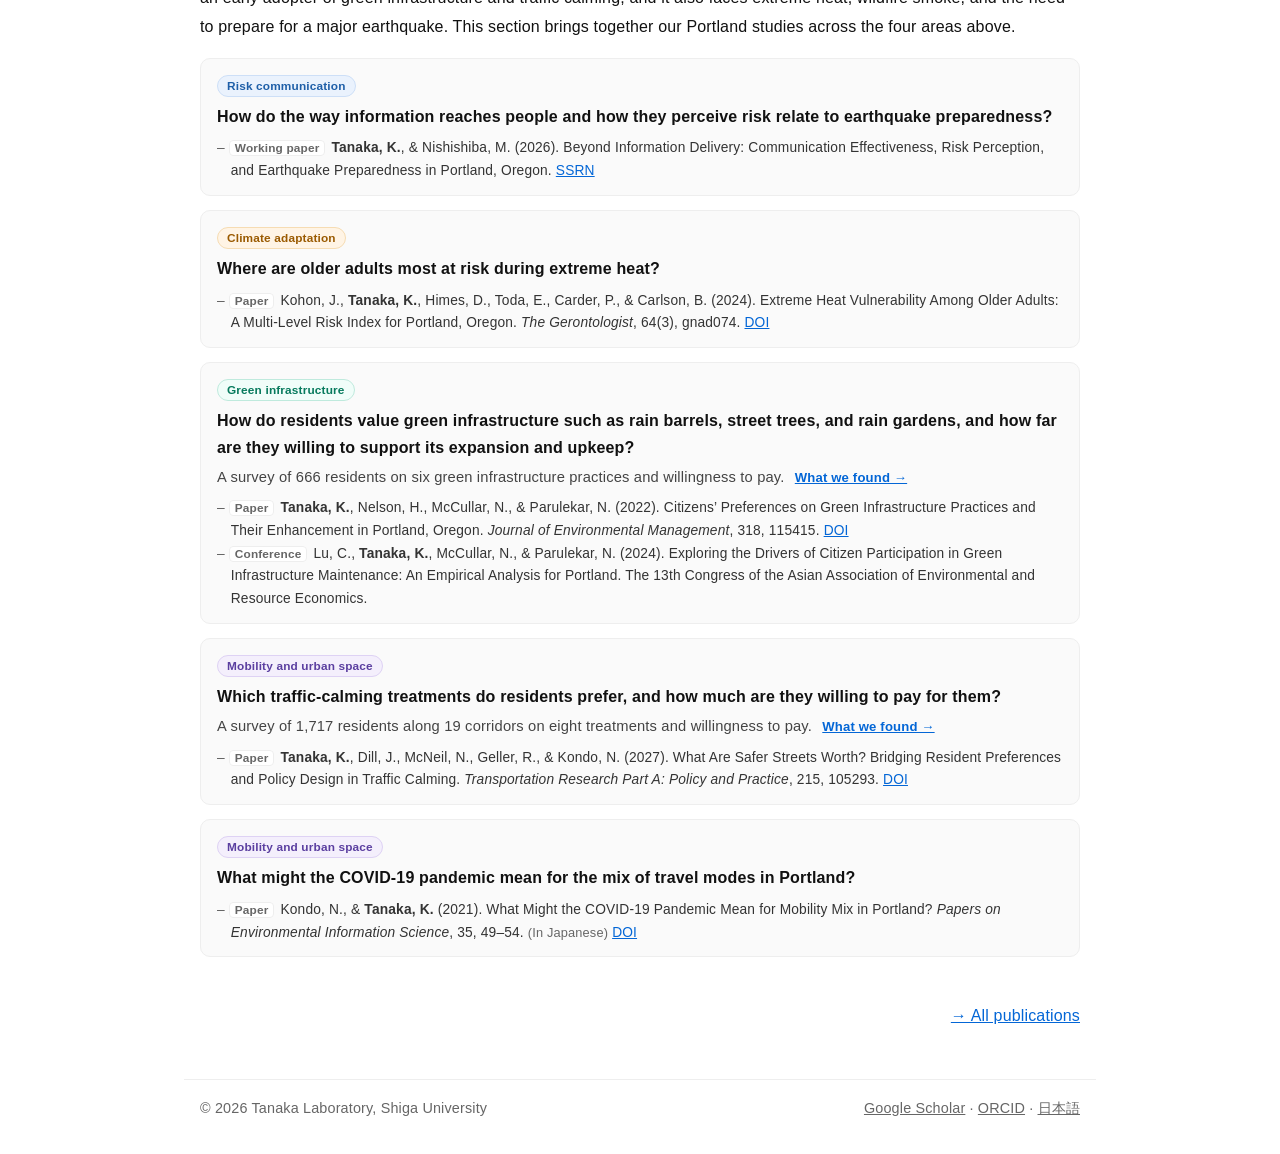
<file: en-research.html>
<!DOCTYPE html>
<html lang="en">
<head>
<meta charset="utf-8"/>
<meta content="width=device-width, initial-scale=1" name="viewport"/>
<title>Research | Tanaka Laboratory</title>
<meta content="Research at the Tanaka Laboratory, Shiga University: disaster risk communication, climate adaptation, green infrastructure, and streets and urban space. Key papers and what we found in each area." name="description"/>
<link href="style.css" rel="stylesheet"/>
<link rel="icon" href="favicon.svg" type="image/svg+xml"/>
<link rel="icon" href="favicon-32.png" sizes="32x32" type="image/png"/>
<link rel="apple-touch-icon" href="apple-touch-icon.png"/>
<meta property="og:title" content="Research | Tanaka Laboratory"/>
<meta property="og:description" content="Research at the Tanaka Laboratory, Shiga University: disaster risk communication, climate adaptation, green infrastructure, and streets and urban space. Key papers and what we found in each area."/>
<meta property="og:url" content="https://tanakak.github.io/en-research.html"/>
<meta property="og:image" content="https://tanakak.github.io/ogp.png"/>
<meta property="og:type" content="article"/>
<meta property="og:site_name" content="Tanaka Laboratory"/>
<meta property="og:locale" content="en_US"/>
<meta name="twitter:card" content="summary_large_image"/>
<style>
  @media (min-width: 641px){ .bar-row{ grid-template-columns: 17em 1fr; } }
  .papers .finding .lbl{ text-transform: uppercase; letter-spacing: .04em; }
  .theme h2{ scroll-margin-top: 64px; }
  .toc a.rc{ border-color: #cddff7; } .toc a.ad{ border-color: #f6dcb3; }
  .toc a.gi{ border-color: #bfeadd; } .toc a.st{ border-color: #ded2f4; }
  .jp{ font-size: .8rem; color: var(--muted); }
</style>
<link rel="canonical" href="https://tanakak.github.io/en-research.html"/>
<link rel="alternate" hreflang="ja" href="https://tanakak.github.io/research.html"/>
<link rel="alternate" hreflang="en" href="https://tanakak.github.io/en-research.html"/>
<link rel="alternate" hreflang="x-default" href="https://tanakak.github.io/research.html"/>
</head>
<body>

<header>
  <p class="brand"><a href="en.html">Tanaka Laboratory</a></p>
  <p class="tagline">Environmental Economics · Climate and Disaster Risk · Data Science</p>
</header>

<nav>
  <a href="en.html">Home</a>
  <a href="en-research.html" class="active" aria-current="page">Research</a>
  <a href="en.html#publications">Publications</a>
  <a href="en-fs.html">FactorialSurvey</a>
  <a href="en.html#members">Members</a>
  <a href="en.html#bio">Biography</a>
  <a href="en.html#contact">Contact</a>
  <a class="lang" href="research.html">日本語</a>
</nav>

<main>

<h1 class="page-title">Research</h1>
<p class="lead">What has to change for societies to adapt to climate risk? We approach this question from four areas. For each, this page introduces key papers and what we found. The figures were drawn for this page from the estimates reported in the papers.</p>
<div class="toc">
  <a class="rc" href="#risk-communication">Disaster risk communication and evacuation</a>
  <a class="ad" href="#adaptation">Climate adaptation and urban resilience</a>
  <a class="gi" href="#green-infrastructure">Green infrastructure and environmental policy</a>
  <a class="st" href="#streets">Sustainable mobility and urban space</a>
  <a href="#portland">Research in Portland</a>
</div>

<section id="risk-communication" class="theme">
<h2>Disaster risk communication and evacuation</h2>
<p class="theme-q">Even when warnings and evacuation orders reach people, relatively few actually evacuate. Using survey experiments built on hypothetical disaster scenarios, we study what happens between receiving information and acting on it, and what kind of information moves people.</p>
<figure class="fig">
<figcaption class="fig-title">The same warning splits residents into those who respond and those who barely do</figcaption>
<div class="bars stacked">
<div class="bar-row"><span class="bar-label">Rating of information clarity</span><span class="stack"><span class="seg a" style="width:67.0%">Responsive 67.0%</span><span class="seg b" style="width:33.0%">33.0%</span></span></div>
<div class="bar-row"><span class="bar-label">Evacuation intention</span><span class="stack"><span class="seg a" style="width:80.7%">Responsive 80.7%</span><span class="seg b" style="width:19.3%">19.3%</span></span></div>
<p class="legend"><span class="key a"></span>Responsive to how warnings are designed　<span class="key b"></span>Non-responsive</p>
</div>
<p class="fig-note">Factorial survey experiment with 1,671 residents of flood-prone areas. Class shares from two-class finite mixture beta regression models.</p>
<p class="fig-note">Source: based on Tanaka, Kito, &amp; Tanaka (2026), <em>International Journal of Disaster Risk Reduction</em>, 137, 106075</p>
</figure>
<h3>Key papers</h3>
<ul class="papers">
<li><p class="cite"><span class="me">Tanaka, K.</span>, Akaishi, K., Yokota, T., &amp; Kusano, F. (2026). Crossing the Behavioral Threshold: Social Amplification and Climate Risk Management in Urban Flood Evacuation. <em>Climate Risk Management</em>, 54, 100901. (Open access) <a class="doi" href="https://doi.org/10.1016/j.crm.2026.100901" rel="noopener" target="_blank">DOI</a></p><p class="finding"><span class="lbl">What we found</span>In a survey experiment with 1,324 residents of Hiroshima, the threshold at which evacuation intention turned into action was about 0.7 on a 0–1 scale, higher than the 0.5 commonly assumed. Seeing others evacuate and better privacy in shelters raised the likelihood of evacuating substantially; without such support, the likelihood stayed close to zero even among people who perceived the danger as high.</p></li>
<li><p class="cite"><span class="me">Tanaka, K.</span>, Kito, T., &amp; Tanaka, K. (2026). When Flood Warnings Fail: Psychological Predictors of Information Clarity and Evacuation Intention. <em>International Journal of Disaster Risk Reduction</em>, 137, 106075. <a class="doi" href="https://doi.org/10.1016/j.ijdrr.2026.106075" rel="noopener" target="_blank">DOI</a></p><p class="finding"><span class="lbl">What we found</span>A responsive majority reacted to how the warning was designed — a specific breach point, the basis for the warning, a large-font display — while a non-responsive minority barely reacted regardless of design. Belonging to the minority was related less to age and other demographics than to distrust of weather information and not usually checking local hazard information.</p></li>
</ul>
</section>

<section id="adaptation" class="theme">
<h2>Climate adaptation and urban resilience</h2>
<p class="theme-q">Preparing for extreme heat, floods and major earthquakes involves deciding where to direct limited budgets. We study what residents prioritize, how those priorities relate to support for paying the costs, and how residents’ views change through repeated deliberation.</p>
<figure class="fig">
<figcaption class="fig-title">For heat measures, residents put life-saving measures first</figcaption>
<div class="bars">
<div class="bar-row"><span class="bar-label">Strengthening emergency medical services</span><span class="bar-track"><span class="bar" style="width:80.0%"></span><span class="bar-val">2.66</span></span></div>
<div class="bar-row"><span class="bar-label">Expanding public cooling shelters</span><span class="bar-track"><span class="bar" style="width:54.4%"></span><span class="bar-val">1.81</span></span></div>
<div class="bar-row"><span class="bar-label">Disseminating clear real-time heat information</span><span class="bar-track"><span class="bar" style="width:38.5%"></span><span class="bar-val">1.28</span></span></div>
<div class="bar-row"><span class="bar-label">Promoting urban greening</span><span class="bar-track"><span class="bar" style="width:35.8%"></span><span class="bar-val">1.19</span></span></div>
<div class="bar-row"><span class="bar-label">Creating shaded areas</span><span class="bar-track"><span class="bar" style="width:23.5%"></span><span class="bar-val">0.78</span></span></div>
<div class="bar-row"><span class="bar-label">Installing public water refill stations</span><span class="bar-track"><span class="bar" style="width:13.8%"></span><span class="bar-val">0.46</span></span></div>
<div class="bar-row"><span class="bar-label">Public education on heat prevention</span><span class="bar-track"><span class="bar" style="width:11.7%"></span><span class="bar-val">0.39</span></span></div>
<div class="bar-row ref"><span class="bar-label">Refining heat alert systems</span><span class="bar-track"><span class="bar-val">0 (reference)</span></span></div>
</div>
<p class="fig-note">Best–worst scaling (BWS) with 1,819 residents of Yokohama. Mean parameters from a mixed logit model, relative to “refining heat alert systems” (= 0).</p>
<p class="fig-note">Source: based on Tanaka &amp; Akaishi (2026), <em>Risk Analysis</em>, 46(8), e70315</p>
</figure>
<h3>Key papers</h3>
<ul class="papers">
<li><p class="cite"><span class="me">Tanaka, K.</span>, &amp; Akaishi, K. (2026). Survival First: How Citizens Prioritize Competing Climate-Health Risk Countermeasures Under Fiscal Constraints. <em>Risk Analysis</em>, 46(8), e70315. <a class="doi" href="https://doi.org/10.1111/risa.70315" rel="noopener" target="_blank">DOI</a></p><p class="finding"><span class="lbl">What we found</span>Measures that protect lives immediately, such as strengthening emergency medical services, were clearly prioritized over longer-term measures. However, the strength of preference for the top-ranked measure was not statistically associated with support for an additional cost, so priorities and willingness to pay did not necessarily coincide. Burdens on daily life, such as effects on sleep, were more consistently associated with willingness to pay than acute symptoms.</p></li>
<li><p class="cite"><span class="me">Tanaka, K.</span>, Matsumoto, R., Takeuchi, S., &amp; Matsuoka, S. (2026). Disaster Risk Uncertainty and the Process of Perception Change: A Longitudinal Analysis of Six-Wave Panel Data from the Citizen Forum on the Tokyo Inland Earthquake. <em>Journal of Disaster Information Studies</em>, 24(2), 253–263. <span class="jp">(In Japanese)</span> <a class="doi" href="https://doi.org/10.24709/jasdis.24.2_253" rel="noopener" target="_blank">DOI</a></p><p class="finding"><span class="lbl">What we found</span>We held three citizen forums on a major earthquake directly beneath Tokyo and built six-wave panel data from surveys before and after each session. Emotional responses such as a sense of urgency rose only temporarily, whereas values such as consideration for future generations took hold through repeated dialogue. Facing uncertainty and the limits of government lowered evaluations of government at first, followed by a process of recovery.</p></li>
</ul>
</section>

<section id="green-infrastructure" class="theme">
<h2>Green infrastructure and environmental policy</h2>
<p class="theme-q">Green infrastructure — rain gardens, street trees, green spaces and other features that use natural processes to soften the impacts of heavy rain and heat — is one way of adapting to climate change. We test its effects at the regional level and study the conditions under which firms and residents who own land choose to adopt it.</p>
<figure class="fig">
<figcaption class="fig-title">Firms’ adoption choices were most strongly associated with subsidies for maintenance costs</figcaption>
<div class="bars diverging">
<div class="bar-row"><span class="bar-label">Maintenance cost subsidy<span class="v">1.03</span></span><span class="bar-track" style="--zero:42.1%"><span class="bar" style="left:42.1%;width:54.2%"></span></span></div>
<div class="bar-row"><span class="bar-label">Technical support for installation<span class="v">0.75</span></span><span class="bar-track" style="--zero:42.1%"><span class="bar" style="left:42.1%;width:39.5%"></span></span></div>
<div class="bar-row"><span class="bar-label">Installation subsidy<span class="v">0.74</span></span><span class="bar-track" style="--zero:42.1%"><span class="bar" style="left:42.1%;width:38.9%"></span></span></div>
<div class="bar-row"><span class="bar-label">Technical support for maintenance<span class="v">0.72</span></span><span class="bar-track" style="--zero:42.1%"><span class="bar" style="left:42.1%;width:37.9%"></span></span></div>
<div class="bar-row"><span class="bar-label">Rainwater storage and infiltration<span class="v">0.70</span></span><span class="bar-track" style="--zero:42.1%"><span class="bar" style="left:42.1%;width:36.8%"></span></span></div>
<div class="bar-row"><span class="bar-label">Support for environmental certification<span class="v">0.25 (n.s.)</span></span><span class="bar-track" style="--zero:42.1%"><span class="bar ns" style="left:42.1%;width:13.2%"></span></span></div>
<div class="bar-row"><span class="bar-label">Ecologically oriented greening<span class="v">0.20 (n.s.)</span></span><span class="bar-track" style="--zero:42.1%"><span class="bar ns" style="left:42.1%;width:10.5%"></span></span></div>
<div class="bar-row"><span class="bar-label">Landscape-oriented greening<span class="v">−0.20 (n.s.)</span></span><span class="bar-track" style="--zero:42.1%"><span class="bar ns" style="left:31.6%;width:10.5%"></span></span></div>
<div class="bar-row"><span class="bar-label">Installation cost (¥20,000/m² or more)<span class="v">−0.65</span></span><span class="bar-track" style="--zero:42.1%"><span class="bar" style="left:7.9%;width:34.2%"></span></span></div>
</div>
<p class="fig-note">Conditional logit estimates for the 78 firms in Sapporo that completed the choice experiment. Dark bars are statistically significant at the 10% level; light bars (n.s.) are not. Installation cost is a dummy for ¥20,000/m² or more, relative to ¥10,000/m². Labels are translated from Japanese.</p>
<p class="fig-note">Source: based on Wang, Tanaka, &amp; Mukoyama (2026), <em>Journal of the City Planning Institute of Japan</em>, 61(3), 840–847 (in Japanese)</p>
</figure>
<h3>Key papers</h3>
<ul class="papers">
<li><p class="cite">Han, J., Kim, Y., &amp; <span class="me">Tanaka, K.</span> (2026). The Role of Green Infrastructure in Enhancing Flood Resilience: A Spatial Perspective. <em>Environmental Management</em>, 76, 169. <a class="doi" href="https://doi.org/10.1007/s00267-026-02470-9" rel="noopener" target="_blank">DOI</a></p><p class="finding"><span class="lbl">What we found</span>Spatial econometric models for 226 municipalities in Korea show that green infrastructure reduces the combined cost of flood damage and recovery. The effect differs by type of green infrastructure, and no spillover to neighboring areas was found: the effect stays within the municipality.</p></li>
<li><p class="cite">Wang, Y., <span class="me">Tanaka, K.</span>, &amp; Mukoyama, M. (2026). An Analysis of Firm Preferences Regarding the Adoption of Green Infrastructure in Sapporo. <em>Journal of the City Planning Institute of Japan</em>, 61(3), 840–847. <span class="jp">(In Japanese)</span> <a class="doi" href="https://doi.org/10.11361/journalcpij.61.840" rel="noopener" target="_blank">DOI</a></p><p class="finding"><span class="lbl">What we found</span>We analyzed 189 firms in Sapporo. Among the 78 that took part in the choice experiment, maintenance cost subsidies and technical support were positively associated with choosing to adopt, and a higher installation cost negatively, while consideration for landscape or ecosystems was not statistically significant. Participating firms tended to be larger and more aware of related programs, showing that participation itself needs to be modeled separately.</p></li>
<li><p class="cite"><span class="me">Tanaka, K.</span>, Nelson, H., McCullar, N., &amp; Parulekar, N. (2022). Citizens’ Preferences on Green Infrastructure Practices and Their Enhancement in Portland, Oregon. <em>Journal of Environmental Management</em>, 318, 115415. <a class="doi" href="https://doi.org/10.1016/j.jenvman.2022.115415" rel="noopener" target="_blank">DOI</a></p><p class="finding"><span class="lbl">What we found</span>We surveyed 666 Portland residents on six types of green infrastructure and their willingness to pay for expanding them. Practices with benefits at or near home, such as rain barrels and street trees, were valued relatively highly, while bioswales (planted infiltration channels) and rain gardens were valued relatively low. Valuations and willingness to pay varied widely across people; in policy simulations, a scheme in which contributions vary with willingness to pay raised more revenue than a flat charge.</p></li>
</ul>
</section>

<section id="streets" class="theme">
<h2>Sustainable mobility and urban space</h2>
<p class="theme-q">Traffic calming and better sidewalks make streets safer and more walkable, but they often divide opinion over car access and cost. We study which treatments residents prefer and how much of the cost they are willing to bear.</p>
<figure class="fig">
<figcaption class="fig-title">Among traffic-calming treatments, median refuge islands were preferred most</figcaption>
<div class="bars">
<div class="bar-row"><span class="bar-label">Median refuge islands</span><span class="bar-track"><span class="bar" style="width:80.0%"></span><span class="bar-val">1.92</span></span></div>
<div class="bar-row"><span class="bar-label">Mini roundabouts</span><span class="bar-track"><span class="bar" style="width:69.6%"></span><span class="bar-val">1.67</span></span></div>
<div class="bar-row"><span class="bar-label">Shared streets</span><span class="bar-track"><span class="bar" style="width:65.8%"></span><span class="bar-val">1.58</span></span></div>
<div class="bar-row"><span class="bar-label">Gateway treatments</span><span class="bar-track"><span class="bar" style="width:62.1%"></span><span class="bar-val">1.49</span></span></div>
<div class="bar-row"><span class="bar-label">Pavement materials and appearance</span><span class="bar-track"><span class="bar" style="width:46.3%"></span><span class="bar-val">1.11</span></span></div>
<div class="bar-row"><span class="bar-label">Diverters</span><span class="bar-track"><span class="bar" style="width:20.0%"></span><span class="bar-val">0.48</span></span></div>
<div class="bar-row"><span class="bar-label">Speed humps</span><span class="bar-track"><span class="bar" style="width:15.4%"></span><span class="bar-val">0.37</span></span></div>
<div class="bar-row ref"><span class="bar-label">Pinchpoints (curb extensions)</span><span class="bar-track"><span class="bar-val">0 (reference)</span></span></div>
</div>
<p class="fig-note">Best–worst scaling (BWS) with 1,717 residents living along 19 corridors in Portland, Oregon. Mean parameters from a mixed logit model, relative to pinchpoints (= 0).</p>
<p class="fig-note">Source: based on Tanaka et al. (2027), <em>Transportation Research Part A</em>, 215, 105293</p>
</figure>
<h3>Key papers</h3>
<ul class="papers">
<li><p class="cite"><span class="me">Tanaka, K.</span>, Dill, J., McNeil, N., Geller, R., &amp; Kondo, N. (2027). What Are Safer Streets Worth? Bridging Resident Preferences and Policy Design in Traffic Calming. <em>Transportation Research Part A: Policy and Practice</em>, 215, 105293. <a class="doi" href="https://doi.org/10.1016/j.tra.2026.105293" rel="noopener" target="_blank">DOI</a></p><p class="finding"><span class="lbl">What we found</span>Of eight traffic-calming treatments, median refuge islands, mini roundabouts, shared streets and gateway treatments were preferred, while diverters, speed humps and pinchpoints were rated low. Willingness to pay for a traffic-calming program averaged US$34 per household per month (median $30). Preferred treatments did not necessarily coincide with support for a program that comes with a cost.</p></li>
<li><p class="cite">Ueda, I., &amp; <span class="me">Tanaka, K.</span> (2026). Public Preferences for Sidewalk Space Enhancements: Insights from a Choice Experiment in Yokohama. <em>Journal of the City Planning Institute of Japan</em>, 61(1), 9–16. <span class="jp">(In Japanese)</span> <a class="doi" href="https://doi.org/10.11361/journalcpij.61.9" rel="noopener" target="_blank">DOI</a></p><p class="finding"><span class="lbl">What we found</span>A choice experiment in Yokohama showed strong support for increasing the number (density) of street trees rather than their height, and for physically separated bicycle lanes. Car users rated these improvements relatively lower than pedestrians and cyclists, so valuations differed by everyday mode of travel.</p></li>
</ul>
</section>

<section id="portland" class="theme">
<div class="pdx-head">
<img src="portland.webp" width="76" height="76" alt="Logo showing the Portland skyline and Mount Hood"/>
<div>
<h2>Research in Portland</h2>
<p class="sub">Portland, Oregon, USA</p>
</div>
</div>
<p class="theme-q">We work with researchers at Portland State University (PSU) and in cooperation with the City of Portland. Portland was an early adopter of green infrastructure and traffic calming, and it also faces extreme heat, wildfire smoke, and the need to prepare for a major earthquake. This section brings together our Portland studies across the four areas above.</p>
<ul class="pdx-list">
<li>
<div class="tags"><a class="tl t-rc" href="#risk-communication">Risk communication</a></div>
<p class="pq">How do the way information reaches people and how they perceive risk relate to earthquake preparedness?</p>
<ul class="refs">
<li><span class="kind">Working paper</span><span class="me">Tanaka, K.</span>, &amp; Nishishiba, M. (2026). Beyond Information Delivery: Communication Effectiveness, Risk Perception, and Earthquake Preparedness in Portland, Oregon. <a href="https://ssrn.com/abstract=6864548" rel="noopener" target="_blank">SSRN</a></li>
</ul>
</li>
<li>
<div class="tags"><a class="tl t-ad" href="#adaptation">Climate adaptation</a></div>
<p class="pq">Where are older adults most at risk during extreme heat?</p>
<ul class="refs">
<li><span class="kind">Paper</span>Kohon, J., <span class="me">Tanaka, K.</span>, Himes, D., Toda, E., Carder, P., &amp; Carlson, B. (2024). Extreme Heat Vulnerability Among Older Adults: A Multi-Level Risk Index for Portland, Oregon. <em>The Gerontologist</em>, 64(3), gnad074. <a href="https://doi.org/10.1093/geront/gnad074" rel="noopener" target="_blank">DOI</a></li>
</ul>
</li>
<li>
<div class="tags"><a class="tl t-gi" href="#green-infrastructure">Green infrastructure</a></div>
<p class="pq">How do residents value green infrastructure such as rain barrels, street trees, and rain gardens, and how far are they willing to support its expansion and upkeep?</p>
<p class="pd">A survey of 666 residents on six green infrastructure practices and willingness to pay. <a class="more" href="#green-infrastructure">What we found →</a></p>
<ul class="refs">
<li><span class="kind">Paper</span><span class="me">Tanaka, K.</span>, Nelson, H., McCullar, N., &amp; Parulekar, N. (2022). Citizens’ Preferences on Green Infrastructure Practices and Their Enhancement in Portland, Oregon. <em>Journal of Environmental Management</em>, 318, 115415. <a href="https://doi.org/10.1016/j.jenvman.2022.115415" rel="noopener" target="_blank">DOI</a></li>
<li><span class="kind">Conference</span>Lu, C., <span class="me">Tanaka, K.</span>, McCullar, N., &amp; Parulekar, N. (2024). Exploring the Drivers of Citizen Participation in Green Infrastructure Maintenance: An Empirical Analysis for Portland. The 13th Congress of the Asian Association of Environmental and Resource Economics.</li>
</ul>
</li>
<li>
<div class="tags"><a class="tl t-st" href="#streets">Mobility and urban space</a></div>
<p class="pq">Which traffic-calming treatments do residents prefer, and how much are they willing to pay for them?</p>
<p class="pd">A survey of 1,717 residents along 19 corridors on eight treatments and willingness to pay. <a class="more" href="#streets">What we found →</a></p>
<ul class="refs">
<li><span class="kind">Paper</span><span class="me">Tanaka, K.</span>, Dill, J., McNeil, N., Geller, R., &amp; Kondo, N. (2027). What Are Safer Streets Worth? Bridging Resident Preferences and Policy Design in Traffic Calming. <em>Transportation Research Part A: Policy and Practice</em>, 215, 105293. <a href="https://doi.org/10.1016/j.tra.2026.105293" rel="noopener" target="_blank">DOI</a></li>
</ul>
</li>
<li>
<div class="tags"><a class="tl t-st" href="#streets">Mobility and urban space</a></div>
<p class="pq">What might the COVID-19 pandemic mean for the mix of travel modes in Portland?</p>
<ul class="refs">
<li><span class="kind">Paper</span>Kondo, N., &amp; <span class="me">Tanaka, K.</span> (2021). What Might the COVID-19 Pandemic Mean for Mobility Mix in Portland? <em>Papers on Environmental Information Science</em>, 35, 49–54. <span class="jp">(In Japanese)</span> <a href="https://doi.org/10.11492/ceispapers.ceis35.0_49" rel="noopener" target="_blank">DOI</a></li>
</ul>
</li>
</ul>
</section>

<p style="text-align:right;"><a href="en.html#publications">→ All publications</a></p>

</main>

<footer>
  <span>© 2026 Tanaka Laboratory, Shiga University</span>
  <span><a href="https://scholar.google.com/citations?user=ZWzGPJcAAAAJ&amp;hl=en" rel="noopener" target="_blank">Google Scholar</a> · <a href="https://orcid.org/0000-0003-0455-0133" rel="noopener" target="_blank">ORCID</a> · <a href="research.html">日本語</a></span>
</footer>

<script data-goatcounter="https://tanakak.goatcounter.com/count" async src="https://gc.zgo.at/count.js"></script>
</body>
</html>
</file>
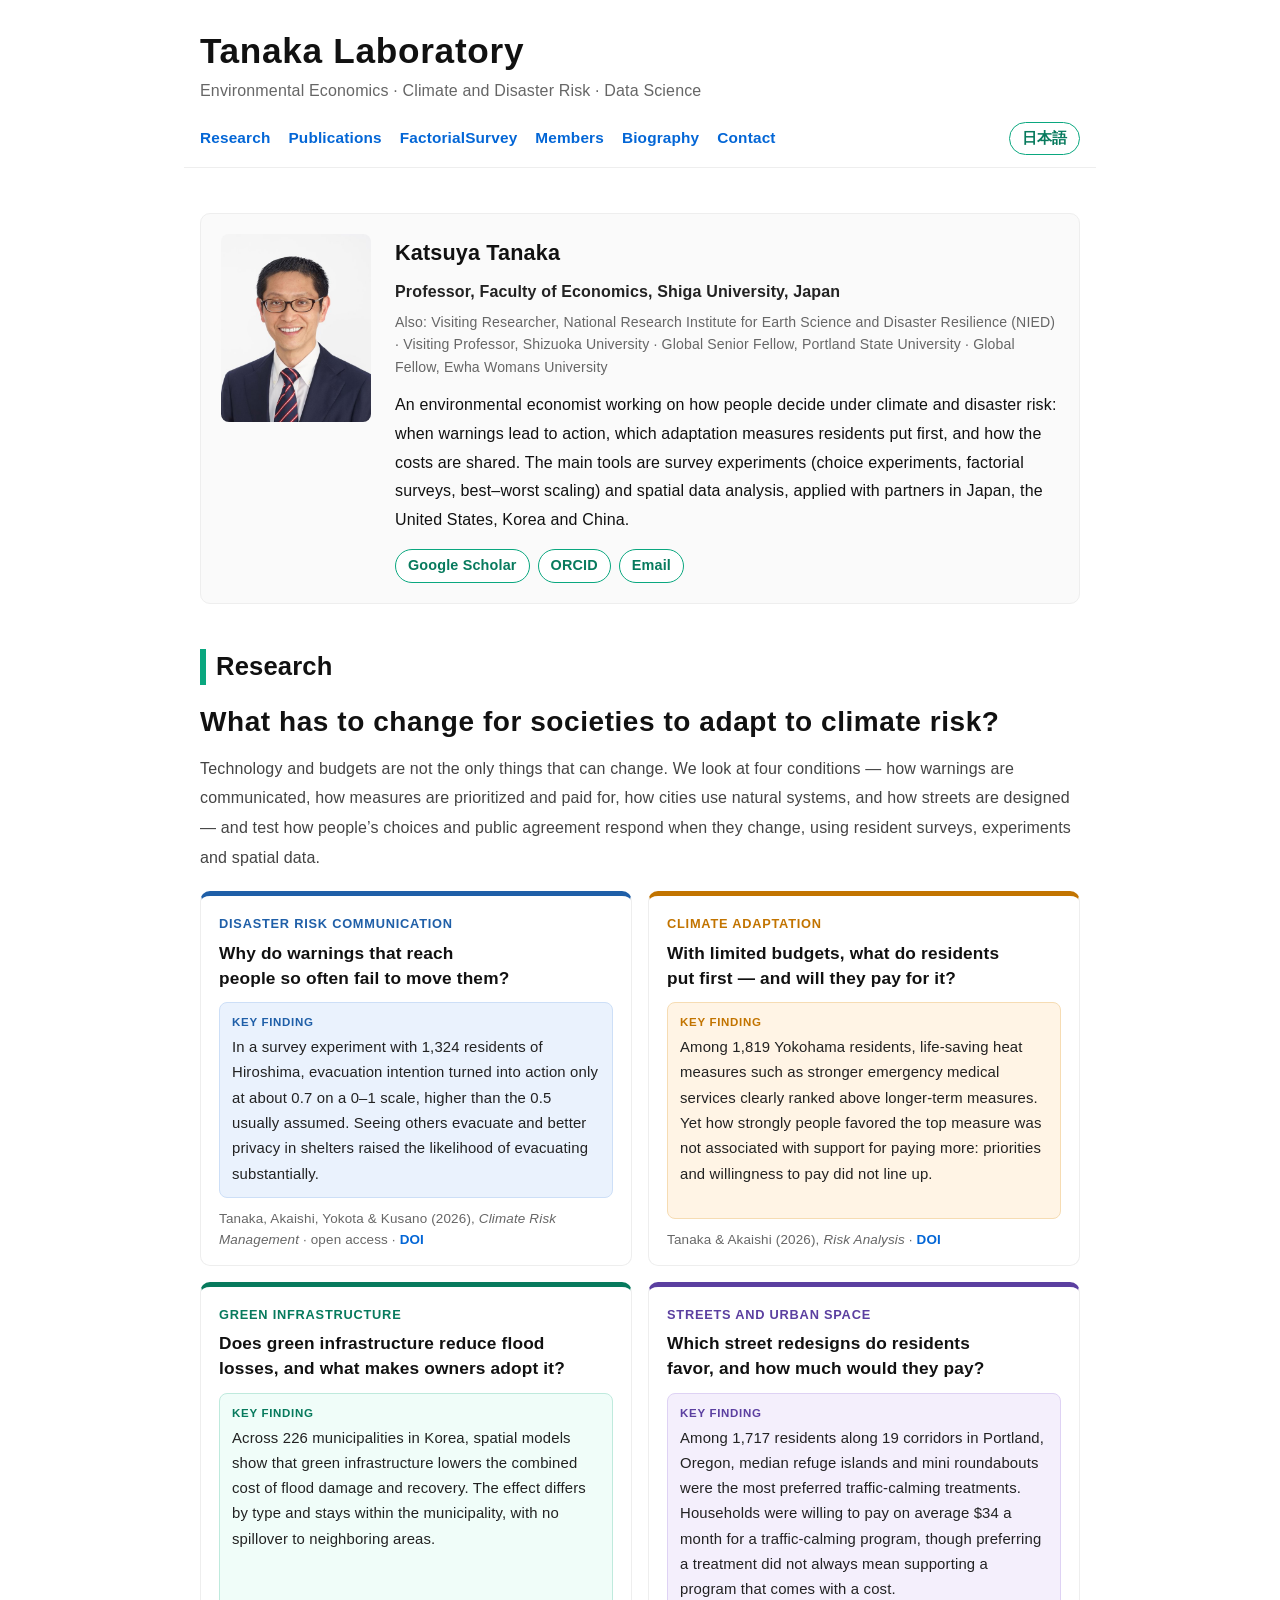
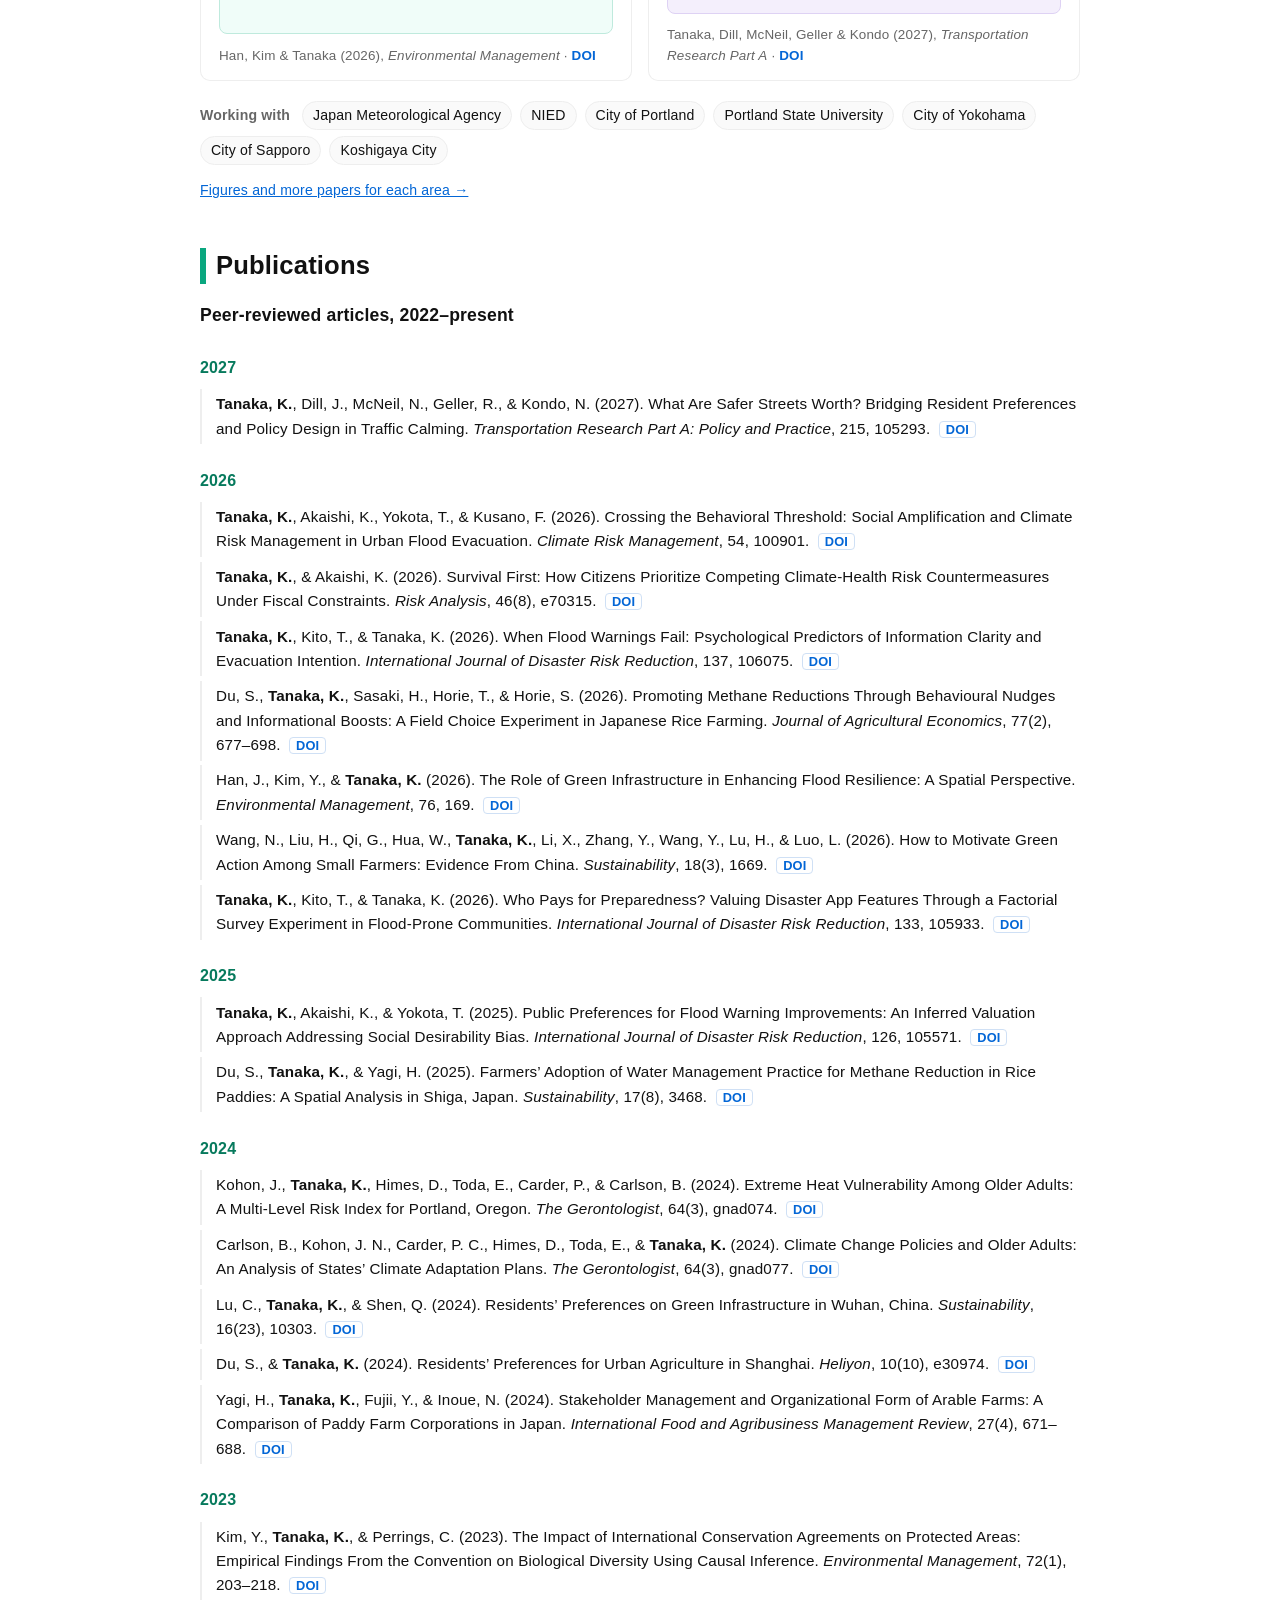
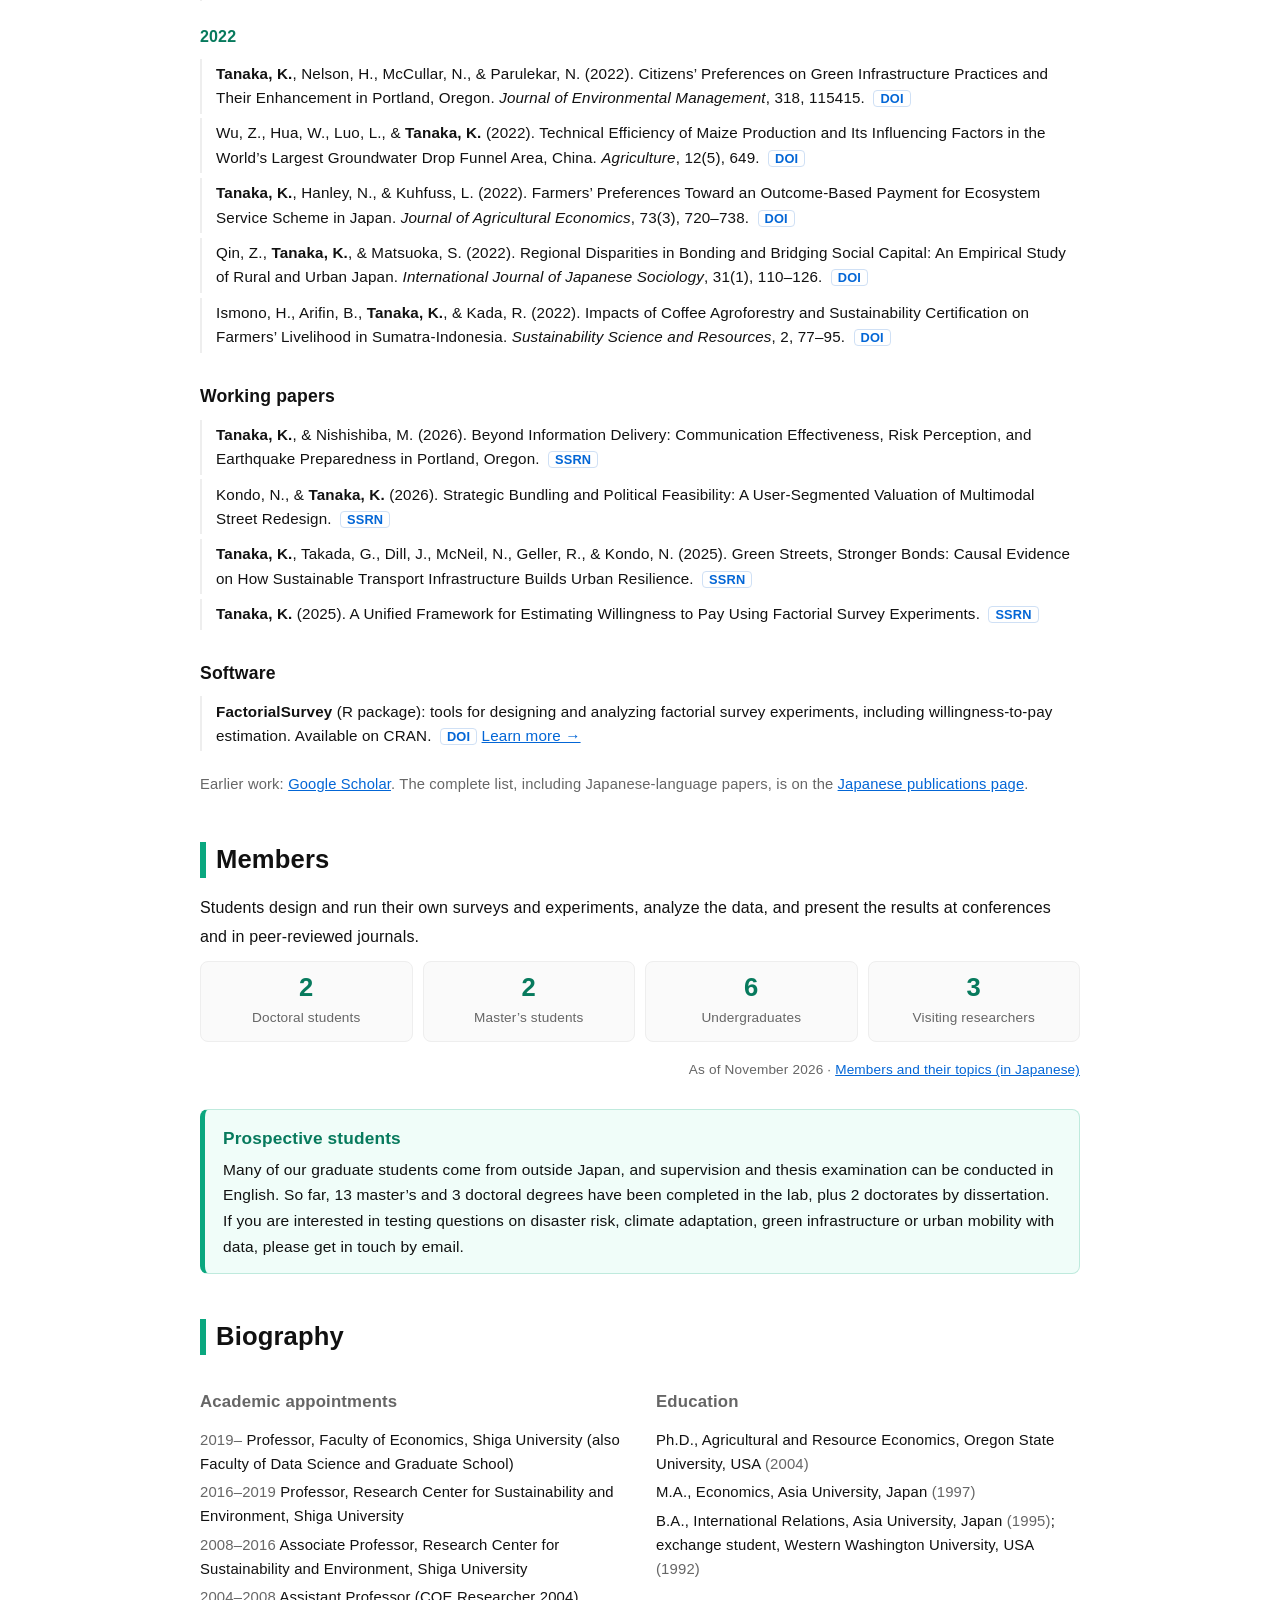
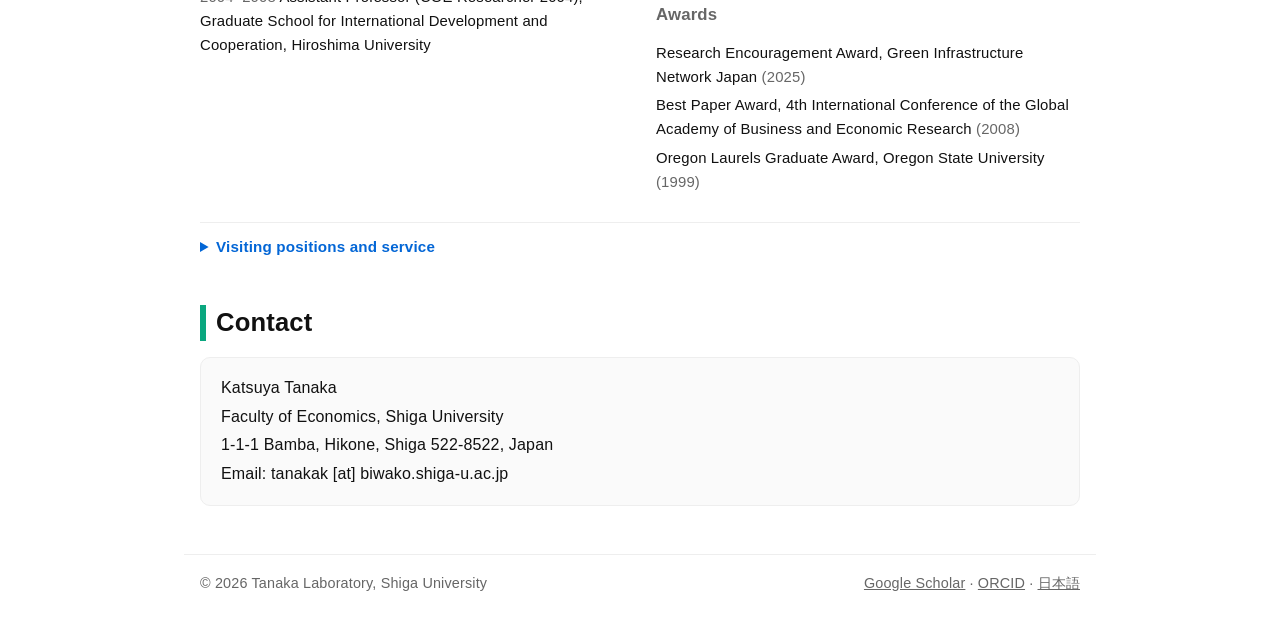
<file: en.html>
<!DOCTYPE html>
<html lang="en">
<head>
<meta charset="utf-8"/>
<meta content="width=device-width, initial-scale=1" name="viewport"/>
<title>Tanaka Laboratory, Shiga University | Environmental Economics · Climate and Disaster Risk · Data Science</title>
<meta content="Tanaka Laboratory at Shiga University asks what has to change for societies to adapt to climate risk. Using survey experiments, environmental economics and data science, we study how warnings, support and cost-sharing schemes, and urban design shape people’s choices and public agreement." name="description"/>
<link href="style.css" rel="stylesheet"/>
<link rel="icon" href="favicon.svg" type="image/svg+xml"/>
<link rel="icon" href="favicon-32.png" sizes="32x32" type="image/png"/>
<link rel="apple-touch-icon" href="apple-touch-icon.png"/>
<meta property="og:title" content="Tanaka Laboratory, Shiga University | Environmental Economics · Climate and Disaster Risk · Data Science"/>
<meta property="og:description" content="Tanaka Laboratory at Shiga University asks what has to change for societies to adapt to climate risk. Using survey experiments, environmental economics and data science, we study how warnings, support and cost-sharing schemes, and urban design shape people’s choices and public agreement."/>
<meta property="og:url" content="https://tanakak.github.io/en.html"/>
<meta property="og:image" content="https://tanakak.github.io/ogp.png"/>
<meta property="og:type" content="website"/>
<meta property="og:site_name" content="Tanaka Laboratory"/>
<meta property="og:locale" content="en_US"/>
<meta name="twitter:card" content="summary_large_image"/>
<style>
  /* ---- English page only ---- */
  #about .profile .main-aff{ font-weight: 600; color: #222; margin: 0 0 .25rem; }
  #about .profile .aff2{ font-size: .88rem; color: var(--muted); line-height: 1.6; margin: 0 0 .8rem; }
  #about .profile .bio{ margin: 0 0 .9rem; }

  .themes{ display: grid; grid-template-columns: 1fr; gap: 16px; margin: 1.2rem 0 1rem; }
  @media (min-width: 720px){ .themes{ grid-template-columns: 1fr 1fr; } }
  .tcard{ --c: var(--accent-deep); --soft: var(--accent-soft); --line: #bfeadd;
    border: 1px solid var(--rule); border-top: 5px solid var(--c); border-radius: 10px;
    padding: 16px 18px 14px; background: #fff; display: flex; flex-direction: column; }
  .tcard.rc{ --c: #1f5fa8; --soft: #eaf2fd; --line: #cddff7; }
  .tcard.ad{ --c: #c27400; --soft: #fff4e5; --line: #f6dcb3; }
  .tcard.gi{ --c: #077a5d; --soft: #f0fdf9; --line: #bfeadd; }
  .tcard.st{ --c: #5b3fa0; --soft: #f4effc; --line: #ded2f4; }
  .tcard h3 a{ color: inherit; text-decoration: none; }
  .tcard h3{ color: var(--c); font-size: .8rem; letter-spacing: .06em; text-transform: uppercase; margin: 0 0 .35rem; }
  .tcard .tq{ font-weight: 800; font-size: 1.08rem; line-height: 1.45; margin: 0 0 .7rem; color: #111; text-wrap: balance; }
  .tcard .kf{ background: var(--soft); border: 1px solid var(--line); border-radius: 8px; padding: 10px 12px; margin: 0 0 .7rem; font-size: .93rem; line-height: 1.7; color: #222; flex: 1; }
  .tcard .kf b{ display: block; font-size: .72rem; letter-spacing: .06em; text-transform: uppercase; color: var(--c); margin-bottom: .15rem; }
  .tcard .src{ margin: 0; font-size: .84rem; color: var(--muted); line-height: 1.55; }
  .tcard .src a{ font-weight: 600; text-decoration: none; }

  .partners{ display: flex; flex-wrap: wrap; align-items: baseline; gap: 6px 8px; margin: 1.2rem 0 0; font-size: .88rem; }
  .partners .lbl{ font-weight: 700; color: var(--muted); margin-right: 4px; }
  .partners span.p{ background: var(--card); border: 1px solid var(--rule); border-radius: 999px; padding: 1px 10px; white-space: nowrap; }
  .jp-more{ font-size: .88rem; color: var(--muted); margin-top: .8rem; }

  #publications .pubs li{ padding: .2rem 0 .2rem 14px; margin-bottom: .3rem; line-height: 1.6; font-size: .95rem; }
  #publications h3{ margin: 1.2rem 0 .4rem; }
  #publications h3.sub{ color: #111; font-size: 1.1rem; margin-top: 1.8rem; }
  #publications h3.sub:first-of-type{ margin-top: .4rem; }

  #members .stats{ margin-top: .4rem; }
  #members .asof{ font-size: .85rem; color: var(--muted); margin: 0; text-align: right; }

  .bio-grid{ display: grid; grid-template-columns: 1fr; gap: 0 32px; }
  @media (min-width: 720px){ .bio-grid{ grid-template-columns: 1fr 1fr; } }
  .bio-grid h3{ margin-top: 1rem; }
  .cv{ list-style: none; margin: .2rem 0 .6rem; padding: 0; font-size: .93rem; }
  .cv li{ margin: 0; padding: .15rem 0; line-height: 1.6; }
  .cv .y{ color: var(--muted); font-variant-numeric: tabular-nums; }
  details.more{ margin-top: 1rem; border-top: 1px solid var(--rule); padding-top: .6rem; }
  details.more summary{ cursor: pointer; font-weight: 600; color: var(--link); font-size: .95rem; }
</style>
<link rel="canonical" href="https://tanakak.github.io/en.html"/>
<link rel="alternate" hreflang="ja" href="https://tanakak.github.io/"/>
<link rel="alternate" hreflang="en" href="https://tanakak.github.io/en.html"/>
<link rel="alternate" hreflang="x-default" href="https://tanakak.github.io/"/>
<script type="application/ld+json">
{
 "@context": "https://schema.org",
 "@graph": [
  {
   "@type": "WebSite",
   "@id": "https://tanakak.github.io/#website",
   "url": "https://tanakak.github.io/",
   "name": "Tanaka Laboratory",
   "alternateName": "田中勝也研究室",
   "inLanguage": [
    "ja",
    "en"
   ]
  },
  {
   "@type": "Person",
   "@id": "https://tanakak.github.io/#katsuya-tanaka",
   "name": "Katsuya Tanaka",
   "alternateName": "田中勝也",
   "jobTitle": "Professor",
   "worksFor": {
    "@type": "CollegeOrUniversity",
    "name": "Shiga University",
    "url": "https://www.shiga-u.ac.jp/"
   },
   "alumniOf": {
    "@type": "CollegeOrUniversity",
    "name": "Oregon State University"
   },
   "url": "https://tanakak.github.io/en.html",
   "image": "https://tanakak.github.io/tanaka.jpg",
   "knowsAbout": [
    "Environmental economics",
    "Disaster risk communication",
    "Climate adaptation",
    "Green infrastructure",
    "Survey experiments",
    "Data science"
   ],
   "sameAs": [
    "https://orcid.org/0000-0003-0455-0133",
    "https://scholar.google.com/citations?user=ZWzGPJcAAAAJ",
    "https://researchmap.jp/katsuyat",
    "https://nrid.nii.ac.jp/nrid/1000020397938",
    "https://note.com/tanakak_lab"
   ]
  }
 ]
}
</script>
</head>
<body>

<header>
  <p class="brand"><a href="en.html">Tanaka Laboratory</a></p>
  <p class="tagline">Environmental Economics · Climate and Disaster Risk · Data Science</p>
</header>

<nav>
  <a href="en-research.html">Research</a>
  <a href="#publications">Publications</a>
  <a href="en-fs.html">FactorialSurvey</a>
  <a href="#members">Members</a>
  <a href="#bio">Biography</a>
  <a href="#contact">Contact</a>
  <a class="lang" href="index.html">日本語</a>
</nav>

<main>

<!-- ============ About ============ -->
<section id="about">
  <div class="profile">
    <img src="tanaka.jpg" alt="Portrait of Katsuya Tanaka" width="150" height="188"/>
    <div>
      <p class="name">Katsuya Tanaka</p>
      <p class="main-aff">Professor, Faculty of Economics, Shiga University, Japan</p>
      <p class="aff2">Also: Visiting Researcher, National Research Institute for Earth Science and Disaster Resilience (NIED) · Visiting Professor, Shizuoka University · Global Senior Fellow, Portland State University · Global Fellow, Ewha Womans University</p>
      <p class="bio">An environmental economist working on how people decide under climate and disaster risk: when warnings lead to action, which adaptation measures residents put first, and how the costs are shared. The main tools are survey experiments (choice experiments, factorial surveys, best–worst scaling) and spatial data analysis, applied with partners in Japan, the United States, Korea and China.</p>
      <div class="btns">
        <a class="btn" href="https://scholar.google.com/citations?user=ZWzGPJcAAAAJ&amp;hl=en" rel="noopener" target="_blank">Google Scholar</a>
        <a class="btn" href="https://orcid.org/0000-0003-0455-0133" rel="noopener" target="_blank">ORCID</a>
        <a class="btn" href="mailto:tanakak@biwako.shiga-u.ac.jp">Email</a>
      </div>
    </div>
  </div>
</section>

<!-- ============ Research ============ -->
<section id="research">
  <h2><a class="h-link" href="en-research.html">Research</a></h2>
  <div class="question">
    <p class="q">What has to change for societies to adapt to climate risk?</p>
    <p class="q-sub">Technology and budgets are not the only things that can change. We look at four conditions — how warnings are communicated, how measures are prioritized and paid for, how cities use natural systems, and how streets are designed — and test how people’s choices and public agreement respond when they change, using resident surveys, experiments and spatial data.</p>
  </div>

  <div class="themes">
    <article class="tcard rc">
      <h3><a href="en-research.html#risk-communication">Disaster risk communication</a></h3>
      <p class="tq">Why do warnings that reach people so often fail to move them?</p>
      <p class="kf"><b>Key finding</b>In a survey experiment with 1,324 residents of Hiroshima, evacuation intention turned into action only at about 0.7 on a 0–1 scale, higher than the 0.5 usually assumed. Seeing others evacuate and better privacy in shelters raised the likelihood of evacuating substantially.</p>
      <p class="src">Tanaka, Akaishi, Yokota &amp; Kusano (2026), <em>Climate Risk Management</em> · open access · <a href="https://doi.org/10.1016/j.crm.2026.100901" rel="noopener" target="_blank">DOI</a></p>
    </article>
    <article class="tcard ad">
      <h3><a href="en-research.html#adaptation">Climate adaptation</a></h3>
      <p class="tq">With limited budgets, what do residents put first — and will they pay for it?</p>
      <p class="kf"><b>Key finding</b>Among 1,819 Yokohama residents, life-saving heat measures such as stronger emergency medical services clearly ranked above longer-term measures. Yet how strongly people favored the top measure was not associated with support for paying more: priorities and willingness to pay did not line up.</p>
      <p class="src">Tanaka &amp; Akaishi (2026), <em>Risk Analysis</em> · <a href="https://doi.org/10.1111/risa.70315" rel="noopener" target="_blank">DOI</a></p>
    </article>
    <article class="tcard gi">
      <h3><a href="en-research.html#green-infrastructure">Green infrastructure</a></h3>
      <p class="tq">Does green infrastructure reduce flood losses, and what makes owners adopt it?</p>
      <p class="kf"><b>Key finding</b>Across 226 municipalities in Korea, spatial models show that green infrastructure lowers the combined cost of flood damage and recovery. The effect differs by type and stays within the municipality, with no spillover to neighboring areas.</p>
      <p class="src">Han, Kim &amp; Tanaka (2026), <em>Environmental Management</em> · <a href="https://doi.org/10.1007/s00267-026-02470-9" rel="noopener" target="_blank">DOI</a></p>
    </article>
    <article class="tcard st">
      <h3><a href="en-research.html#streets">Streets and urban space</a></h3>
      <p class="tq">Which street redesigns do residents favor, and how much would they pay?</p>
      <p class="kf"><b>Key finding</b>Among 1,717 residents along 19 corridors in Portland, Oregon, median refuge islands and mini roundabouts were the most preferred traffic-calming treatments. Households were willing to pay on average $34 a month for a traffic-calming program, though preferring a treatment did not always mean supporting a program that comes with a cost.</p>
      <p class="src">Tanaka, Dill, McNeil, Geller &amp; Kondo (2027), <em>Transportation Research Part A</em> · <a href="https://doi.org/10.1016/j.tra.2026.105293" rel="noopener" target="_blank">DOI</a></p>
    </article>
  </div>

  <div class="partners">
    <span class="lbl">Working with</span>
    <span class="p">Japan Meteorological Agency</span>
    <span class="p">NIED</span>
    <span class="p">City of Portland</span>
    <span class="p">Portland State University</span>
    <span class="p">City of Yokohama</span>
    <span class="p">City of Sapporo</span>
    <span class="p">Koshigaya City</span>
  </div>
  <p class="jp-more"><a href="en-research.html">Figures and more papers for each area →</a></p>
</section>

<!-- ============ Publications ============ -->
<section id="publications">
  <h2>Publications</h2>

  <h3 class="sub">Peer-reviewed articles, 2022–present</h3>
  <p class="year">2027</p>
  <ul class="pubs">
    <li><span class="me">Tanaka, K.</span>, Dill, J., McNeil, N., Geller, R., &amp; Kondo, N. (2027). What Are Safer Streets Worth? Bridging Resident Preferences and Policy Design in Traffic Calming. <em>Transportation Research Part A: Policy and Practice</em>, 215, 105293. <a class="doi" href="https://doi.org/10.1016/j.tra.2026.105293" rel="noopener" target="_blank">DOI</a></li>
  </ul>

  <p class="year">2026</p>
  <ul class="pubs">
    <li><span class="me">Tanaka, K.</span>, Akaishi, K., Yokota, T., &amp; Kusano, F. (2026). Crossing the Behavioral Threshold: Social Amplification and Climate Risk Management in Urban Flood Evacuation. <em>Climate Risk Management</em>, 54, 100901. <a class="doi" href="https://doi.org/10.1016/j.crm.2026.100901" rel="noopener" target="_blank">DOI</a></li>
    <li><span class="me">Tanaka, K.</span>, &amp; Akaishi, K. (2026). Survival First: How Citizens Prioritize Competing Climate-Health Risk Countermeasures Under Fiscal Constraints. <em>Risk Analysis</em>, 46(8), e70315. <a class="doi" href="https://doi.org/10.1111/risa.70315" rel="noopener" target="_blank">DOI</a></li>
    <li><span class="me">Tanaka, K.</span>, Kito, T., &amp; Tanaka, K. (2026). When Flood Warnings Fail: Psychological Predictors of Information Clarity and Evacuation Intention. <em>International Journal of Disaster Risk Reduction</em>, 137, 106075. <a class="doi" href="https://doi.org/10.1016/j.ijdrr.2026.106075" rel="noopener" target="_blank">DOI</a></li>
    <li>Du, S., <span class="me">Tanaka, K.</span>, Sasaki, H., Horie, T., &amp; Horie, S. (2026). Promoting Methane Reductions Through Behavioural Nudges and Informational Boosts: A Field Choice Experiment in Japanese Rice Farming. <em>Journal of Agricultural Economics</em>, 77(2), 677–698. <a class="doi" href="https://doi.org/10.1111/1477-9552.70038" rel="noopener" target="_blank">DOI</a></li>
    <li>Han, J., Kim, Y., &amp; <span class="me">Tanaka, K.</span> (2026). The Role of Green Infrastructure in Enhancing Flood Resilience: A Spatial Perspective. <em>Environmental Management</em>, 76, 169. <a class="doi" href="https://doi.org/10.1007/s00267-026-02470-9" rel="noopener" target="_blank">DOI</a></li>
    <li>Wang, N., Liu, H., Qi, G., Hua, W., <span class="me">Tanaka, K.</span>, Li, X., Zhang, Y., Wang, Y., Lu, H., &amp; Luo, L. (2026). How to Motivate Green Action Among Small Farmers: Evidence From China. <em>Sustainability</em>, 18(3), 1669. <a class="doi" href="https://doi.org/10.3390/su18031669" rel="noopener" target="_blank">DOI</a></li>
    <li><span class="me">Tanaka, K.</span>, Kito, T., &amp; Tanaka, K. (2026). Who Pays for Preparedness? Valuing Disaster App Features Through a Factorial Survey Experiment in Flood-Prone Communities. <em>International Journal of Disaster Risk Reduction</em>, 133, 105933. <a class="doi" href="https://doi.org/10.1016/j.ijdrr.2025.105933" rel="noopener" target="_blank">DOI</a></li>
  </ul>

  <p class="year">2025</p>
  <ul class="pubs">
    <li><span class="me">Tanaka, K.</span>, Akaishi, K., &amp; Yokota, T. (2025). Public Preferences for Flood Warning Improvements: An Inferred Valuation Approach Addressing Social Desirability Bias. <em>International Journal of Disaster Risk Reduction</em>, 126, 105571. <a class="doi" href="https://doi.org/10.1016/j.ijdrr.2025.105571" rel="noopener" target="_blank">DOI</a></li>
    <li>Du, S., <span class="me">Tanaka, K.</span>, &amp; Yagi, H. (2025). Farmers’ Adoption of Water Management Practice for Methane Reduction in Rice Paddies: A Spatial Analysis in Shiga, Japan. <em>Sustainability</em>, 17(8), 3468. <a class="doi" href="https://doi.org/10.3390/su17083468" rel="noopener" target="_blank">DOI</a></li>
  </ul>

  <p class="year">2024</p>
  <ul class="pubs">
    <li>Kohon, J., <span class="me">Tanaka, K.</span>, Himes, D., Toda, E., Carder, P., &amp; Carlson, B. (2024). Extreme Heat Vulnerability Among Older Adults: A Multi-Level Risk Index for Portland, Oregon. <em>The Gerontologist</em>, 64(3), gnad074. <a class="doi" href="https://doi.org/10.1093/geront/gnad074" rel="noopener" target="_blank">DOI</a></li>
    <li>Carlson, B., Kohon, J. N., Carder, P. C., Himes, D., Toda, E., &amp; <span class="me">Tanaka, K.</span> (2024). Climate Change Policies and Older Adults: An Analysis of States’ Climate Adaptation Plans. <em>The Gerontologist</em>, 64(3), gnad077. <a class="doi" href="https://doi.org/10.1093/geront/gnad077" rel="noopener" target="_blank">DOI</a></li>
    <li>Lu, C., <span class="me">Tanaka, K.</span>, &amp; Shen, Q. (2024). Residents’ Preferences on Green Infrastructure in Wuhan, China. <em>Sustainability</em>, 16(23), 10303. <a class="doi" href="https://doi.org/10.3390/su162310303" rel="noopener" target="_blank">DOI</a></li>
    <li>Du, S., &amp; <span class="me">Tanaka, K.</span> (2024). Residents’ Preferences for Urban Agriculture in Shanghai. <em>Heliyon</em>, 10(10), e30974. <a class="doi" href="https://doi.org/10.1016/j.heliyon.2024.e30974" rel="noopener" target="_blank">DOI</a></li>
    <li>Yagi, H., <span class="me">Tanaka, K.</span>, Fujii, Y., &amp; Inoue, N. (2024). Stakeholder Management and Organizational Form of Arable Farms: A Comparison of Paddy Farm Corporations in Japan. <em>International Food and Agribusiness Management Review</em>, 27(4), 671–688. <a class="doi" href="https://doi.org/10.22434/ifamr2022.0005" rel="noopener" target="_blank">DOI</a></li>
  </ul>

  <p class="year">2023</p>
  <ul class="pubs">
    <li>Kim, Y., <span class="me">Tanaka, K.</span>, &amp; Perrings, C. (2023). The Impact of International Conservation Agreements on Protected Areas: Empirical Findings From the Convention on Biological Diversity Using Causal Inference. <em>Environmental Management</em>, 72(1), 203–218. <a class="doi" href="https://doi.org/10.1007/s00267-023-01818-9" rel="noopener" target="_blank">DOI</a></li>
  </ul>

  <p class="year">2022</p>
  <ul class="pubs">
    <li><span class="me">Tanaka, K.</span>, Nelson, H., McCullar, N., &amp; Parulekar, N. (2022). Citizens’ Preferences on Green Infrastructure Practices and Their Enhancement in Portland, Oregon. <em>Journal of Environmental Management</em>, 318, 115415. <a class="doi" href="https://doi.org/10.1016/j.jenvman.2022.115415" rel="noopener" target="_blank">DOI</a></li>
    <li>Wu, Z., Hua, W., Luo, L., &amp; <span class="me">Tanaka, K.</span> (2022). Technical Efficiency of Maize Production and Its Influencing Factors in the World’s Largest Groundwater Drop Funnel Area, China. <em>Agriculture</em>, 12(5), 649. <a class="doi" href="https://doi.org/10.3390/agriculture12050649" rel="noopener" target="_blank">DOI</a></li>
    <li><span class="me">Tanaka, K.</span>, Hanley, N., &amp; Kuhfuss, L. (2022). Farmers’ Preferences Toward an Outcome-Based Payment for Ecosystem Service Scheme in Japan. <em>Journal of Agricultural Economics</em>, 73(3), 720–738. <a class="doi" href="https://doi.org/10.1111/1477-9552.12478" rel="noopener" target="_blank">DOI</a></li>
    <li>Qin, Z., <span class="me">Tanaka, K.</span>, &amp; Matsuoka, S. (2022). Regional Disparities in Bonding and Bridging Social Capital: An Empirical Study of Rural and Urban Japan. <em>International Journal of Japanese Sociology</em>, 31(1), 110–126. <a class="doi" href="https://doi.org/10.1111/ijjs.12130" rel="noopener" target="_blank">DOI</a></li>
    <li>Ismono, H., Arifin, B., <span class="me">Tanaka, K.</span>, &amp; Kada, R. (2022). Impacts of Coffee Agroforestry and Sustainability Certification on Farmers’ Livelihood in Sumatra-Indonesia. <em>Sustainability Science and Resources</em>, 2, 77–95. <a class="doi" href="https://doi.org/10.55168/ssr2809-6029.2022.2005" rel="noopener" target="_blank">DOI</a></li>
  </ul>

  <h3 class="sub">Working papers</h3>
  <ul class="pubs">
    <li><span class="me">Tanaka, K.</span>, &amp; Nishishiba, M. (2026). Beyond Information Delivery: Communication Effectiveness, Risk Perception, and Earthquake Preparedness in Portland, Oregon. <a class="doi" href="https://ssrn.com/abstract=6864548" rel="noopener" target="_blank">SSRN</a></li>
    <li>Kondo, N., &amp; <span class="me">Tanaka, K.</span> (2026). Strategic Bundling and Political Feasibility: A User-Segmented Valuation of Multimodal Street Redesign. <a class="doi" href="https://ssrn.com/abstract=6025935" rel="noopener" target="_blank">SSRN</a></li>
    <li><span class="me">Tanaka, K.</span>, Takada, G., Dill, J., McNeil, N., Geller, R., &amp; Kondo, N. (2025). Green Streets, Stronger Bonds: Causal Evidence on How Sustainable Transport Infrastructure Builds Urban Resilience. <a class="doi" href="https://ssrn.com/abstract=5736387" rel="noopener" target="_blank">SSRN</a></li>
    <li><span class="me">Tanaka, K.</span> (2025). A Unified Framework for Estimating Willingness to Pay Using Factorial Survey Experiments. <a class="doi" href="https://dx.doi.org/10.2139/ssrn.5238343" rel="noopener" target="_blank">SSRN</a></li>
  </ul>

  <h3 class="sub">Software</h3>
  <ul class="pubs">
    <li><strong>FactorialSurvey</strong> (R package): tools for designing and analyzing factorial survey experiments, including willingness-to-pay estimation. Available on CRAN. <a class="doi" href="https://doi.org/10.32614/CRAN.package.FactorialSurvey" rel="noopener" target="_blank">DOI</a> <a href="en-fs.html">Learn more →</a></li>
  </ul>

  <p class="muted" style="margin-top:1.2rem;font-size:.92rem;">Earlier work: <a href="https://scholar.google.com/citations?user=ZWzGPJcAAAAJ&amp;hl=en" rel="noopener" target="_blank">Google Scholar</a>. The complete list, including Japanese-language papers, is on the <a href="pub.html">Japanese publications page</a>.</p>
</section>

<!-- ============ Lab ============ -->
<section id="members">
  <h2>Members</h2>
  <p>Students design and run their own surveys and experiments, analyze the data, and present the results at conferences and in peer-reviewed journals.</p>
  <div class="stats">
    <div class="stat"><span class="num">2</span><span class="lbl">Doctoral students</span></div>
    <div class="stat"><span class="num">2</span><span class="lbl">Master’s students</span></div>
    <div class="stat"><span class="num">6</span><span class="lbl">Undergraduates</span></div>
    <div class="stat"><span class="num">3</span><span class="lbl">Visiting researchers</span></div>
  </div>
  <p class="asof">As of November 2026 · <a href="members.html">Members and their topics (in Japanese)</a></p>
  <div class="notice join">
    <p class="join-title">Prospective students</p>
    <p>Many of our graduate students come from outside Japan, and supervision and thesis examination can be conducted in English. So far, 13 master’s and 3 doctoral degrees have been completed in the lab, plus 2 doctorates by dissertation. If you are interested in testing questions on disaster risk, climate adaptation, green infrastructure or urban mobility with data, please get in touch by email.</p>
  </div>
</section>

<!-- ============ Biography ============ -->
<section id="bio">
  <h2>Biography</h2>
  <div class="bio-grid">
    <div>
      <h3>Academic appointments</h3>
      <ul class="cv">
        <li><span class="y">2019–</span> Professor, Faculty of Economics, Shiga University (also Faculty of Data Science and Graduate School)</li>
        <li><span class="y">2016–2019</span> Professor, Research Center for Sustainability and Environment, Shiga University</li>
        <li><span class="y">2008–2016</span> Associate Professor, Research Center for Sustainability and Environment, Shiga University</li>
        <li><span class="y">2004–2008</span> Assistant Professor (COE Researcher 2004), Graduate School for International Development and Cooperation, Hiroshima University</li>
      </ul>
    </div>
    <div>
      <h3>Education</h3>
      <ul class="cv">
        <li>Ph.D., Agricultural and Resource Economics, Oregon State University, USA <span class="y">(2004)</span></li>
        <li>M.A., Economics, Asia University, Japan <span class="y">(1997)</span></li>
        <li>B.A., International Relations, Asia University, Japan <span class="y">(1995)</span>; exchange student, Western Washington University, USA <span class="y">(1992)</span></li>
      </ul>
      <h3>Awards</h3>
      <ul class="cv">
        <li>Research Encouragement Award, Green Infrastructure Network Japan <span class="y">(2025)</span></li>
        <li>Best Paper Award, 4th International Conference of the Global Academy of Business and Economic Research <span class="y">(2008)</span></li>
        <li>Oregon Laurels Graduate Award, Oregon State University <span class="y">(1999)</span></li>
      </ul>
    </div>
  </div>

  <details class="more">
    <summary>Visiting positions and service</summary>
    <div class="bio-grid">
      <div>
        <h3>Visiting positions</h3>
        <ul class="cv">
          <li>Visiting Researcher, Policy Research Institute, Ministry of Agriculture, Forestry and Fisheries, Japan <span class="y">(2020–2023)</span></li>
          <li>Visiting Researcher, Economic and Social Research Institute, Cabinet Office, Japan <span class="y">(2014–2016)</span></li>
          <li>Visiting Scholar, Michigan State University (VISTAS program) and National Institute for Mathematical and Biological Synthesis (NIMBioS), USA <span class="y">(2014)</span></li>
          <li>Research Fellow, Research Institute for Humanity and Nature, Kyoto <span class="y">(2011–2014)</span></li>
          <li>Visiting Researcher, Graduate School of Asia-Pacific Studies, Waseda University <span class="y">(2009–2014)</span></li>
          <li>Visiting Scholar, LBJ School of Public Affairs, University of Texas at Austin, USA <span class="y">(2005–2010)</span></li>
        </ul>
      </div>
      <div>
        <h3>Service</h3>
        <ul class="cv">
          <li>Auditor, Asian Association of Environmental and Resource Economics (AAERE, Inc.); formerly Board Member and Secretary General, AAERE <span class="y">(2014–2024)</span></li>
          <li>Member, Shiga Prefecture Environmental Council; Chair, Shiga Prefecture Council on Environmentally Friendly Agriculture; Member, Shiga Prefecture Council for a Net-Zero CO2 Society; Member, Shiga Prefecture Public Works Evaluation Committee</li>
          <li>Member, Hikone City Urban Planning Council</li>
          <li>Academic Committee Member, Mother Lake Goals (MLGs) Academic Forum, Shiga</li>
          <li>Lecturer, JICA training programs on cost–benefit analysis and economic valuation of environmental policy <span class="y">(2004–)</span></li>
        </ul>
      </div>
    </div>
  </details>
</section>

<!-- ============ Contact ============ -->
<section id="contact">
  <h2>Contact</h2>
  <div class="contact">
    <p>
      Katsuya Tanaka<br/>
      Faculty of Economics, Shiga University<br/>
      1-1-1 Bamba, Hikone, Shiga 522-8522, Japan<br/>
      Email: tanakak [at] biwako.shiga-u.ac.jp
    </p>
  </div>
</section>

</main>

<footer>
  <span>© 2026 Tanaka Laboratory, Shiga University</span>
  <span><a href="https://scholar.google.com/citations?user=ZWzGPJcAAAAJ&amp;hl=en" rel="noopener" target="_blank">Google Scholar</a> · <a href="https://orcid.org/0000-0003-0455-0133" rel="noopener" target="_blank">ORCID</a> · <a href="index.html">日本語</a></span>
</footer>

<script data-goatcounter="https://tanakak.goatcounter.com/count" async src="https://gc.zgo.at/count.js"></script>
</body>
</html>
</file>
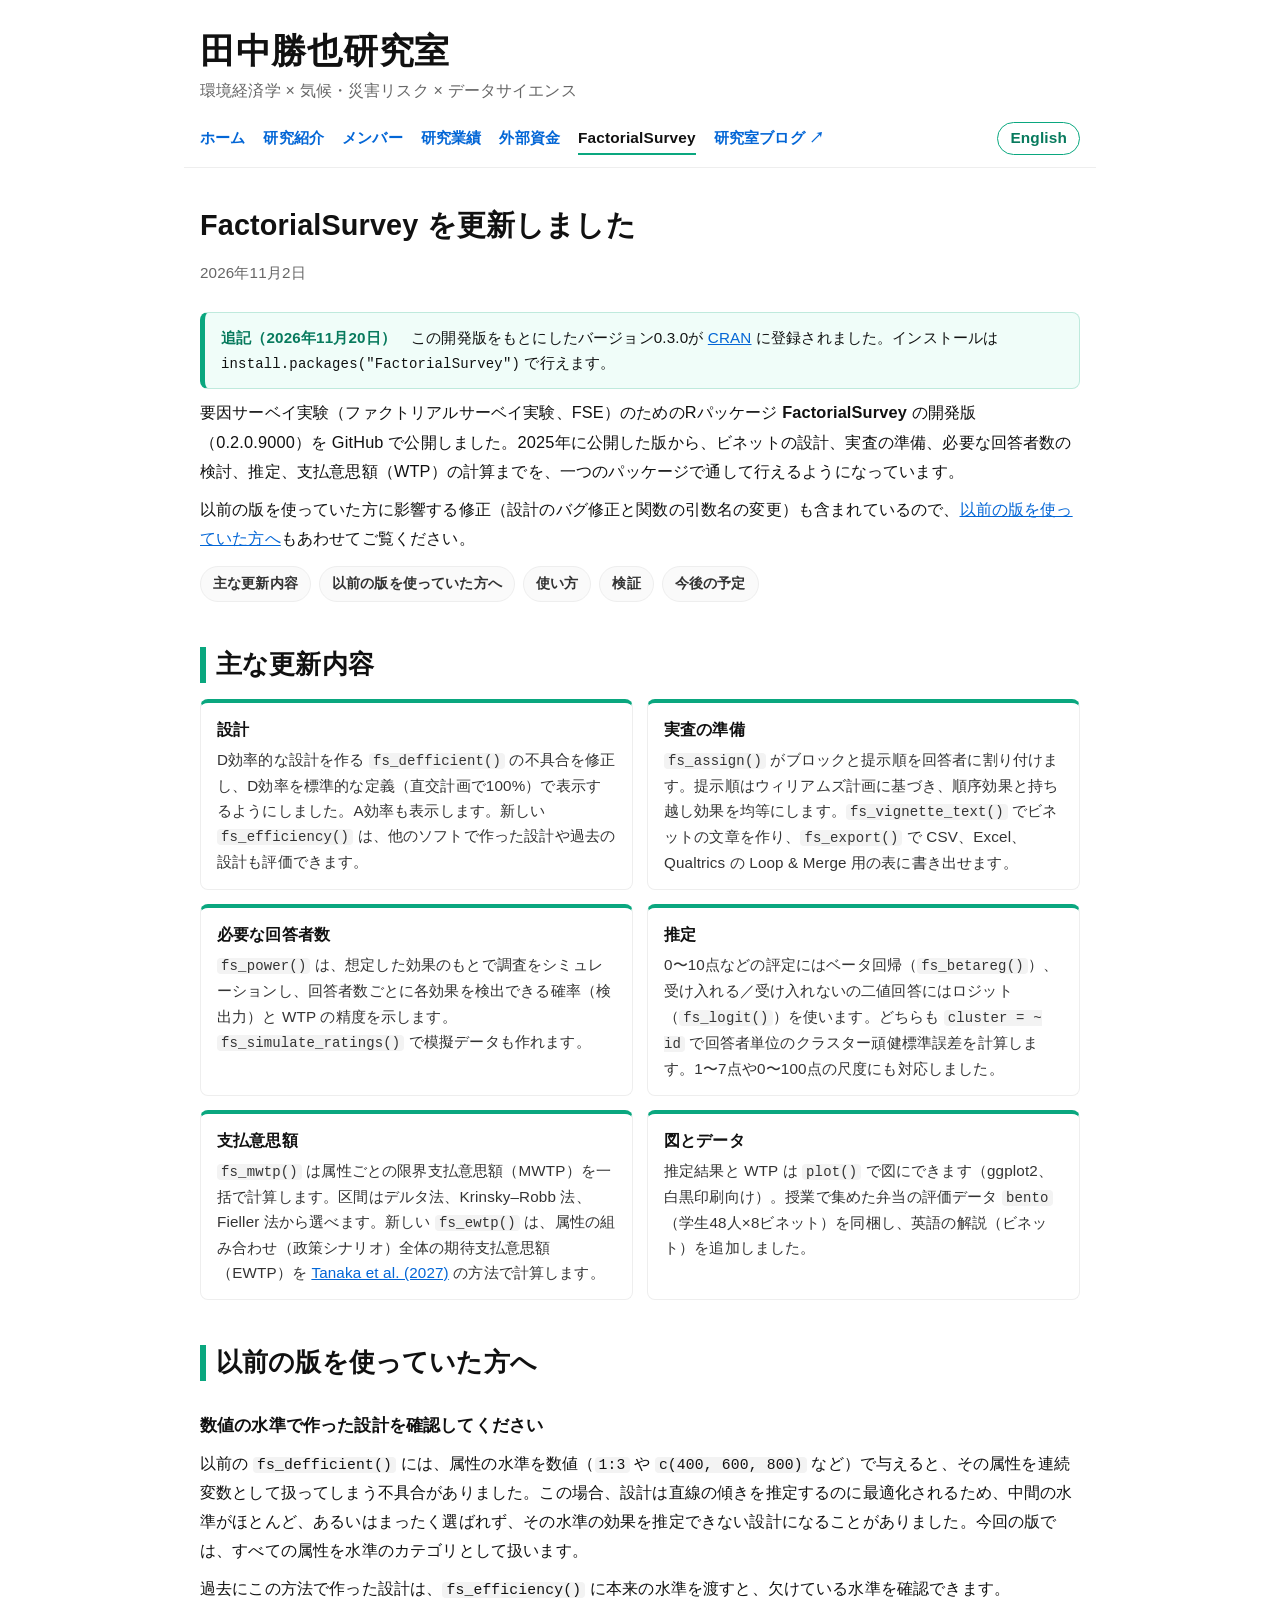
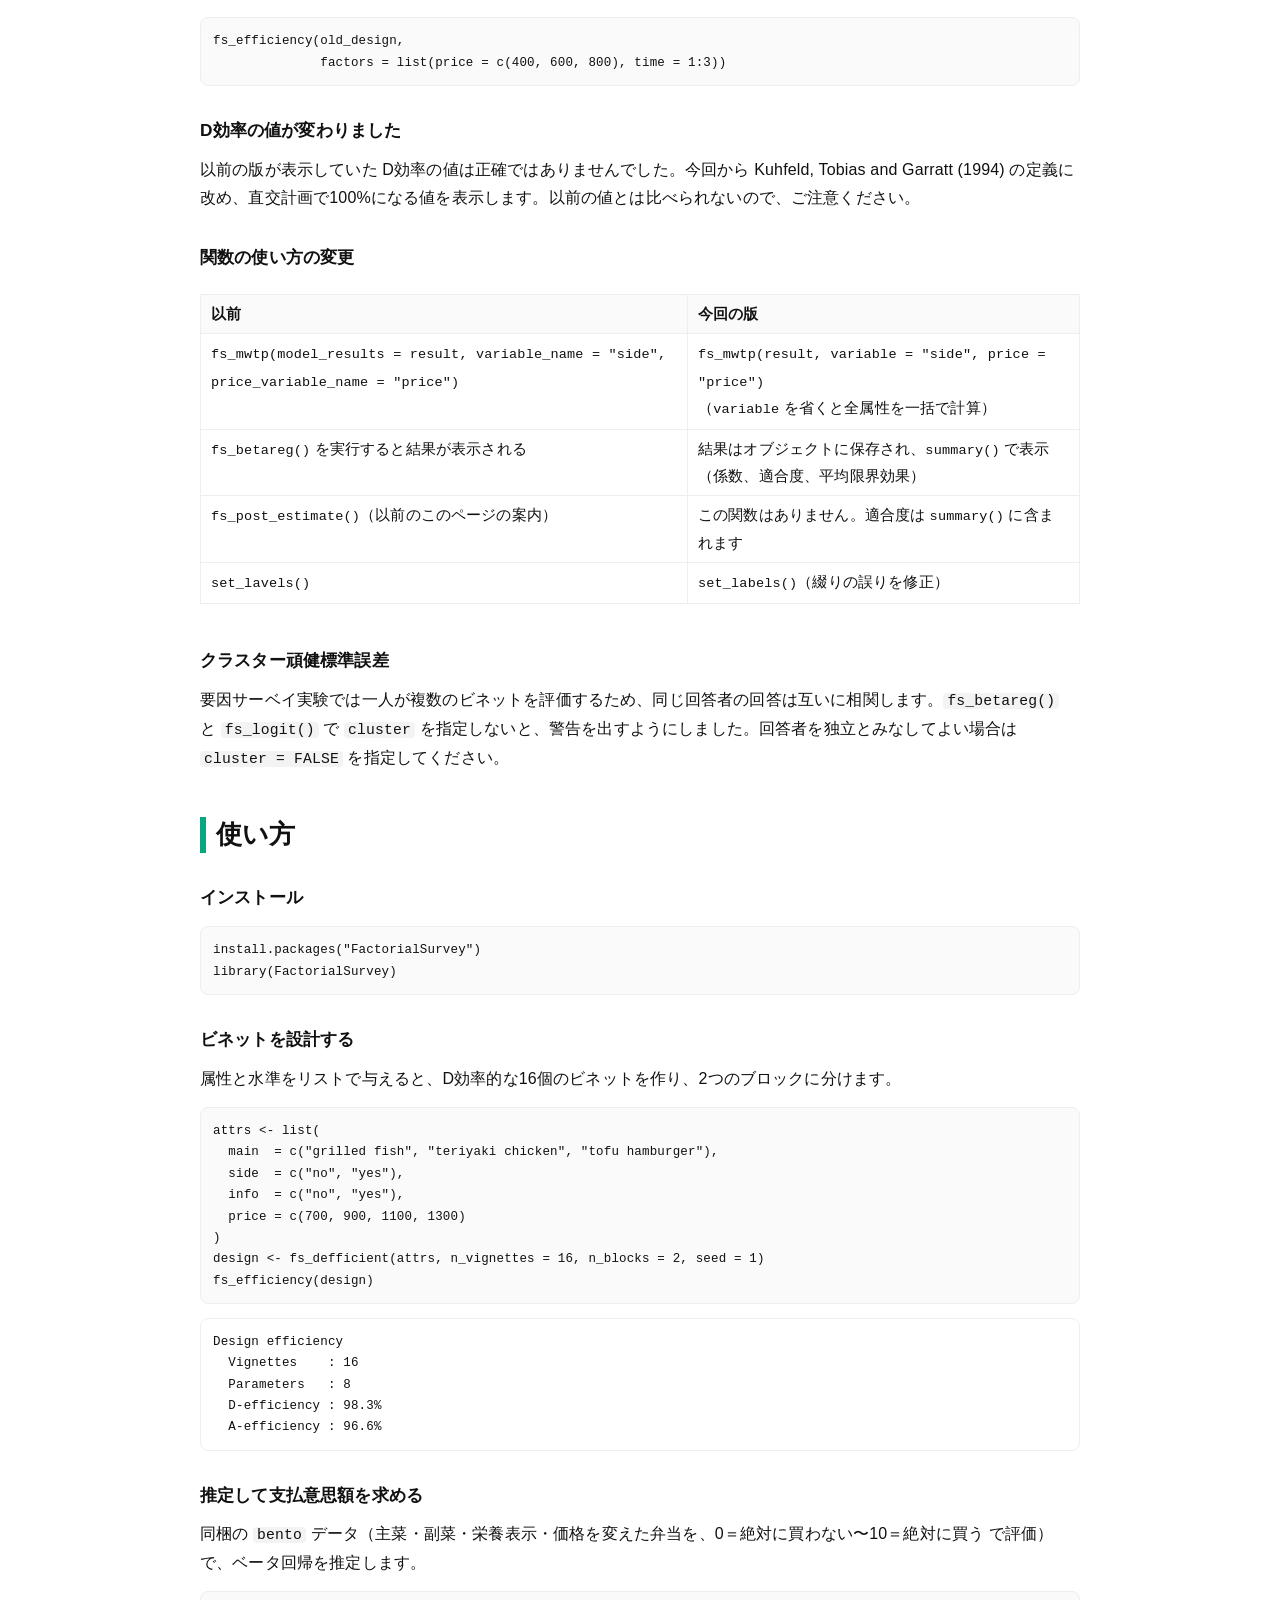
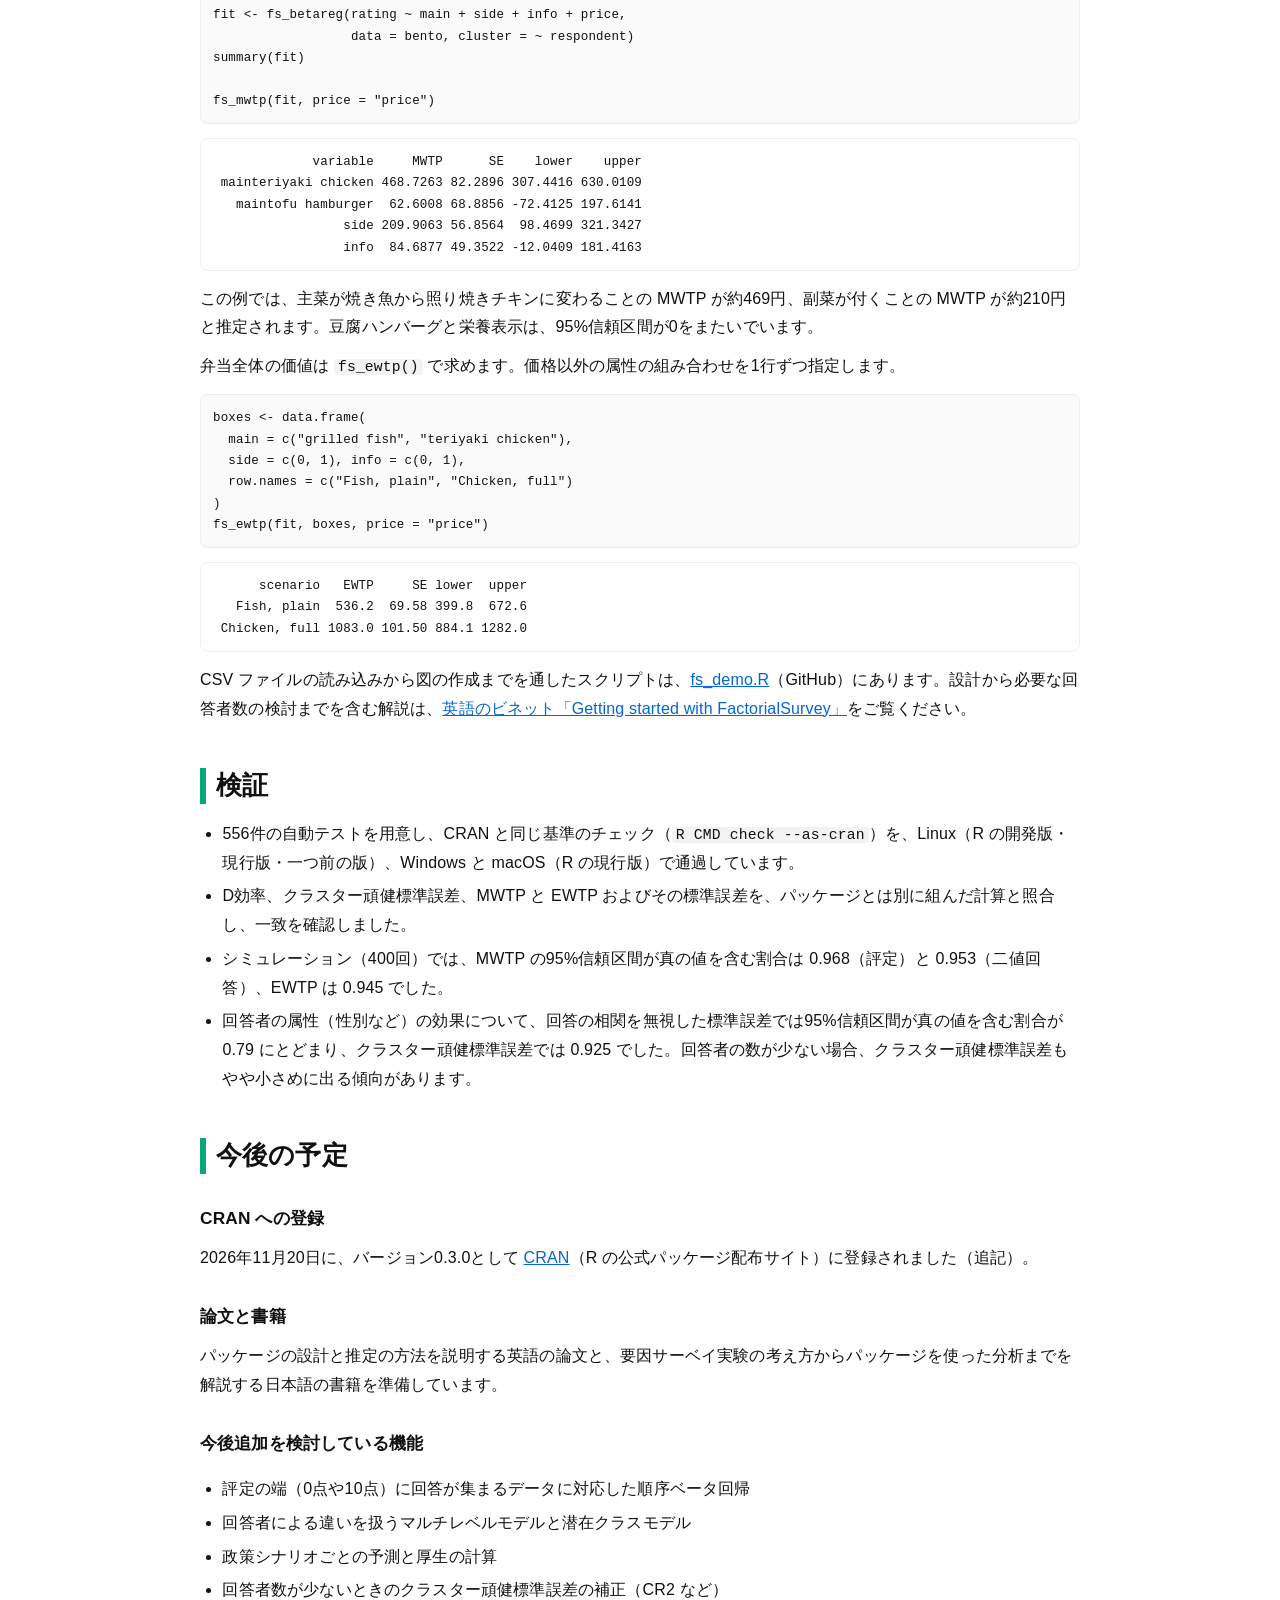
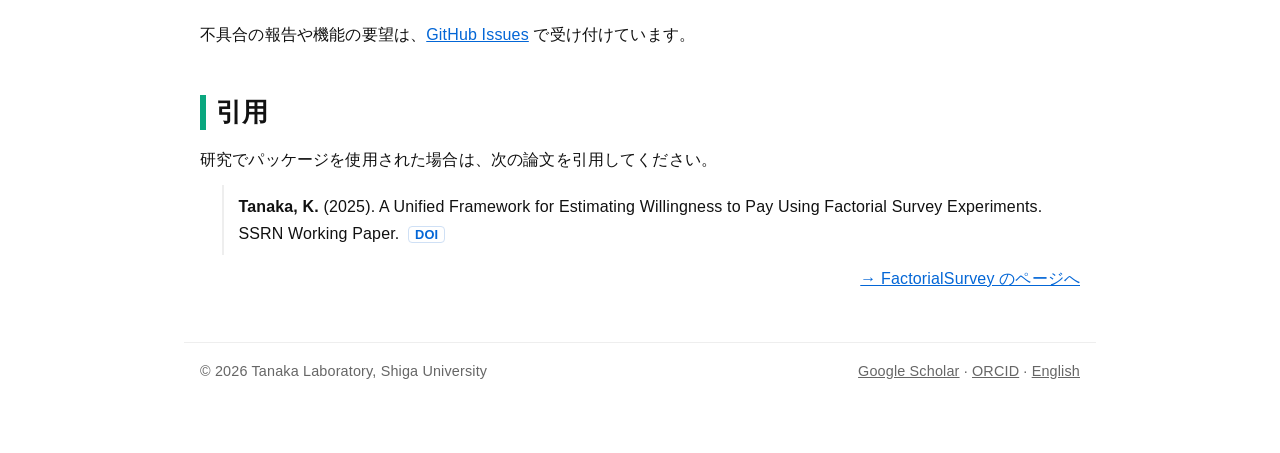
<file: fs-update-2026-11.html>
<!DOCTYPE html>
<html lang="ja">
<head>
<meta charset="utf-8"/>
<meta content="width=device-width, initial-scale=1" name="viewport"/>
<title>FactorialSurvey 更新のお知らせ（2026年11月）｜田中勝也研究室</title>
<meta content="要因サーベイ実験のためのRパッケージ FactorialSurvey を更新しました。設計のバグ修正、クラスター頑健標準誤差、期待支払意思額（EWTP）、検出力分析、図の作成などを追加しています。更新内容、使い方、今後の予定をまとめました。" name="description"/>
<link href="style.css" rel="stylesheet"/>
<link rel="icon" href="favicon.svg" type="image/svg+xml"/>
<link rel="icon" href="favicon-32.png" sizes="32x32" type="image/png"/>
<link rel="apple-touch-icon" href="apple-touch-icon.png"/>
<meta property="og:title" content="FactorialSurvey 更新のお知らせ（2026年11月）｜田中勝也研究室"/>
<meta property="og:description" content="要因サーベイ実験のためのRパッケージ FactorialSurvey を更新しました。設計のバグ修正、クラスター頑健標準誤差、期待支払意思額（EWTP）、検出力分析、図の作成などを追加しています。更新内容、使い方、今後の予定をまとめました。"/>
<meta property="og:url" content="https://tanakak.github.io/fs-update-2026-11.html"/>
<meta property="og:image" content="https://tanakak.github.io/ogp.png"/>
<meta property="og:type" content="article"/>
<meta property="og:site_name" content="田中勝也研究室"/>
<meta property="og:locale" content="ja_JP"/>
<meta name="twitter:card" content="summary_large_image"/>
<style>
  .date{ color: var(--muted); font-size: .95rem; margin: 0 0 1rem; }
  .article h3{ color: var(--text); font-size: 1.08rem; margin: 1.8rem 0 .5rem; }
  .article ol, .article ul{ padding-left: 1.4rem; }
  .article li{ margin: .3rem 0; }
  .output{ background: #fff; }
  table.migrate{ border-collapse: collapse; width: 100%; font-size: .92rem; margin: .8rem 0; }
  table.migrate th, table.migrate td{ border: 1px solid var(--rule); padding: 6px 10px; text-align: left; vertical-align: top; }
  table.migrate th{ background: var(--card); font-weight: 700; }
  .table-wrap{ overflow-x: auto; }
</style>
<link rel="canonical" href="https://tanakak.github.io/fs-update-2026-11.html"/>
</head>
<body>

<header>
  <p class="brand"><a href="index.html">田中勝也研究室</a></p>
  <p class="tagline">環境経済学 × 気候・災害リスク × データサイエンス</p>
</header>

<nav>
  <a href="index.html">ホーム</a>
  <a href="research.html">研究紹介</a>
  <a href="members.html">メンバー</a>
  <a href="pub.html">研究業績</a>
  <a href="funding.html">外部資金</a>
  <a href="fs.html" class="active" aria-current="page">FactorialSurvey</a>
  <a href="https://note.com/tanakak_lab" rel="noopener" target="_blank">研究室ブログ ↗</a>
  <a class="lang" href="en.html">English</a>
</nav>

<main class="article">

<h1 class="page-title">FactorialSurvey を更新しました</h1>
<p class="date">2026年11月2日</p>

<div class="notice"><strong>追記（2026年11月20日）</strong>　この開発版をもとにしたバージョン0.3.0が <a href="https://CRAN.R-project.org/package=FactorialSurvey" rel="noopener" target="_blank">CRAN</a> に登録されました。インストールは <code>install.packages("FactorialSurvey")</code> で行えます。</div>

<p class="lead">要因サーベイ実験（ファクトリアルサーベイ実験、FSE）のためのRパッケージ <strong>FactorialSurvey</strong> の開発版（0.2.0.9000）を GitHub で公開しました。2025年に公開した版から、ビネットの設計、実査の準備、必要な回答者数の検討、推定、支払意思額（WTP）の計算までを、一つのパッケージで通して行えるようになっています。</p>

<p>以前の版を使っていた方に影響する修正（設計のバグ修正と関数の引数名の変更）も含まれているので、<a href="#migrate">以前の版を使っていた方へ</a>もあわせてご覧ください。</p>

<div class="toc">
  <a href="#whats-new">主な更新内容</a>
  <a href="#migrate">以前の版を使っていた方へ</a>
  <a href="#usage">使い方</a>
  <a href="#quality">検証</a>
  <a href="#roadmap">今後の予定</a>
</div>

<section id="whats-new">
<h2>主な更新内容</h2>

<div class="cards">
  <div class="card"><h4>設計</h4><p>D効率的な設計を作る <code>fs_defficient()</code> の不具合を修正し、D効率を標準的な定義（直交計画で100%）で表示するようにしました。A効率も表示します。新しい <code>fs_efficiency()</code> は、他のソフトで作った設計や過去の設計も評価できます。</p></div>
  <div class="card"><h4>実査の準備</h4><p><code>fs_assign()</code> がブロックと提示順を回答者に割り付けます。提示順はウィリアムズ計画に基づき、順序効果と持ち越し効果を均等にします。<code>fs_vignette_text()</code> でビネットの文章を作り、<code>fs_export()</code> で CSV、Excel、Qualtrics の Loop &amp; Merge 用の表に書き出せます。</p></div>
  <div class="card"><h4>必要な回答者数</h4><p><code>fs_power()</code> は、想定した効果のもとで調査をシミュレーションし、回答者数ごとに各効果を検出できる確率（検出力）と WTP の精度を示します。<code>fs_simulate_ratings()</code> で模擬データも作れます。</p></div>
  <div class="card"><h4>推定</h4><p>0〜10点などの評定にはベータ回帰（<code>fs_betareg()</code>）、受け入れる／受け入れないの二値回答にはロジット（<code>fs_logit()</code>）を使います。どちらも <code>cluster = ~ id</code> で回答者単位のクラスター頑健標準誤差を計算します。1〜7点や0〜100点の尺度にも対応しました。</p></div>
  <div class="card"><h4>支払意思額</h4><p><code>fs_mwtp()</code> は属性ごとの限界支払意思額（MWTP）を一括で計算します。区間はデルタ法、Krinsky–Robb 法、Fieller 法から選べます。新しい <code>fs_ewtp()</code> は、属性の組み合わせ（政策シナリオ）全体の期待支払意思額（EWTP）を <a href="https://doi.org/10.1016/j.tra.2026.105293" rel="noopener" target="_blank">Tanaka et al. (2027)</a> の方法で計算します。</p></div>
  <div class="card"><h4>図とデータ</h4><p>推定結果と WTP は <code>plot()</code> で図にできます（ggplot2、白黒印刷向け）。授業で集めた弁当の評価データ <code>bento</code>（学生48人×8ビネット）を同梱し、英語の解説（ビネット）を追加しました。</p></div>
</div>
</section>

<section id="migrate">
<h2>以前の版を使っていた方へ</h2>

<h3>数値の水準で作った設計を確認してください</h3>
<p>以前の <code>fs_defficient()</code> には、属性の水準を数値（<code>1:3</code> や <code>c(400, 600, 800)</code> など）で与えると、その属性を連続変数として扱ってしまう不具合がありました。この場合、設計は直線の傾きを推定するのに最適化されるため、中間の水準がほとんど、あるいはまったく選ばれず、その水準の効果を推定できない設計になることがありました。今回の版では、すべての属性を水準のカテゴリとして扱います。</p>
<p>過去にこの方法で作った設計は、<code>fs_efficiency()</code> に本来の水準を渡すと、欠けている水準を確認できます。</p>
<pre><code>fs_efficiency(old_design,
              factors = list(price = c(400, 600, 800), time = 1:3))</code></pre>

<h3>D効率の値が変わりました</h3>
<p>以前の版が表示していた D効率の値は正確ではありませんでした。今回から Kuhfeld, Tobias and Garratt (1994) の定義に改め、直交計画で100%になる値を表示します。以前の値とは比べられないので、ご注意ください。</p>

<h3>関数の使い方の変更</h3>
<div class="table-wrap">
<table class="migrate">
  <tr><th>以前</th><th>今回の版</th></tr>
  <tr><td><code>fs_mwtp(model_results = result, variable_name = "side", price_variable_name = "price")</code></td><td><code>fs_mwtp(result, variable = "side", price = "price")</code><br/>（<code>variable</code> を省くと全属性を一括で計算）</td></tr>
  <tr><td><code>fs_betareg()</code> を実行すると結果が表示される</td><td>結果はオブジェクトに保存され、<code>summary()</code> で表示（係数、適合度、平均限界効果）</td></tr>
  <tr><td><code>fs_post_estimate()</code>（以前のこのページの案内）</td><td>この関数はありません。適合度は <code>summary()</code> に含まれます</td></tr>
  <tr><td><code>set_lavels()</code></td><td><code>set_labels()</code>（綴りの誤りを修正）</td></tr>
</table>
</div>

<h3>クラスター頑健標準誤差</h3>
<p>要因サーベイ実験では一人が複数のビネットを評価するため、同じ回答者の回答は互いに相関します。<code>fs_betareg()</code> と <code>fs_logit()</code> で <code>cluster</code> を指定しないと、警告を出すようにしました。回答者を独立とみなしてよい場合は <code>cluster = FALSE</code> を指定してください。</p>
</section>

<section id="usage">
<h2>使い方</h2>

<h3>インストール</h3>
<pre><code>install.packages("FactorialSurvey")
library(FactorialSurvey)</code></pre>

<h3>ビネットを設計する</h3>
<p>属性と水準をリストで与えると、D効率的な16個のビネットを作り、2つのブロックに分けます。</p>
<pre><code>attrs &lt;- list(
  main  = c("grilled fish", "teriyaki chicken", "tofu hamburger"),
  side  = c("no", "yes"),
  info  = c("no", "yes"),
  price = c(700, 900, 1100, 1300)
)
design &lt;- fs_defficient(attrs, n_vignettes = 16, n_blocks = 2, seed = 1)
fs_efficiency(design)</code></pre>
<pre class="output"><code>Design efficiency
  Vignettes    : 16
  Parameters   : 8
  D-efficiency : 98.3%
  A-efficiency : 96.6%</code></pre>

<h3>推定して支払意思額を求める</h3>
<p>同梱の <code>bento</code> データ（主菜・副菜・栄養表示・価格を変えた弁当を、0＝絶対に買わない〜10＝絶対に買う で評価）で、ベータ回帰を推定します。</p>
<pre><code>fit &lt;- fs_betareg(rating ~ main + side + info + price,
                  data = bento, cluster = ~ respondent)
summary(fit)

fs_mwtp(fit, price = "price")</code></pre>
<pre class="output"><code>             variable     MWTP      SE    lower    upper
 mainteriyaki chicken 468.7263 82.2896 307.4416 630.0109
   maintofu hamburger  62.6008 68.8856 -72.4125 197.6141
                 side 209.9063 56.8564  98.4699 321.3427
                 info  84.6877 49.3522 -12.0409 181.4163</code></pre>
<p>この例では、主菜が焼き魚から照り焼きチキンに変わることの MWTP が約469円、副菜が付くことの MWTP が約210円と推定されます。豆腐ハンバーグと栄養表示は、95%信頼区間が0をまたいでいます。</p>

<p>弁当全体の価値は <code>fs_ewtp()</code> で求めます。価格以外の属性の組み合わせを1行ずつ指定します。</p>
<pre><code>boxes &lt;- data.frame(
  main = c("grilled fish", "teriyaki chicken"),
  side = c(0, 1), info = c(0, 1),
  row.names = c("Fish, plain", "Chicken, full")
)
fs_ewtp(fit, boxes, price = "price")</code></pre>
<pre class="output"><code>      scenario   EWTP     SE lower  upper
   Fish, plain  536.2  69.58 399.8  672.6
 Chicken, full 1083.0 101.50 884.1 1282.0</code></pre>

<p>CSV ファイルの読み込みから図の作成までを通したスクリプトは、<a href="https://github.com/tanakak/fs/blob/main/fs_demo.R" rel="noopener" target="_blank">fs_demo.R</a>（GitHub）にあります。設計から必要な回答者数の検討までを含む解説は、<a href="https://cran.r-project.org/web/packages/FactorialSurvey/vignettes/FactorialSurvey.html" rel="noopener" target="_blank">英語のビネット「Getting started with FactorialSurvey」</a>をご覧ください。</p>
</section>

<section id="quality">
<h2>検証</h2>
<ul>
  <li>556件の自動テストを用意し、CRAN と同じ基準のチェック（<code>R CMD check --as-cran</code>）を、Linux（R の開発版・現行版・一つ前の版）、Windows と macOS（R の現行版）で通過しています。</li>
  <li>D効率、クラスター頑健標準誤差、MWTP と EWTP およびその標準誤差を、パッケージとは別に組んだ計算と照合し、一致を確認しました。</li>
  <li>シミュレーション（400回）では、MWTP の95%信頼区間が真の値を含む割合は 0.968（評定）と 0.953（二値回答）、EWTP は 0.945 でした。</li>
  <li>回答者の属性（性別など）の効果について、回答の相関を無視した標準誤差では95%信頼区間が真の値を含む割合が 0.79 にとどまり、クラスター頑健標準誤差では 0.925 でした。回答者の数が少ない場合、クラスター頑健標準誤差もやや小さめに出る傾向があります。</li>
</ul>
</section>

<section id="roadmap">
<h2>今後の予定</h2>
<h3>CRAN への登録</h3>
<p>2026年11月20日に、バージョン0.3.0として <a href="https://CRAN.R-project.org/package=FactorialSurvey" rel="noopener" target="_blank">CRAN</a>（R の公式パッケージ配布サイト）に登録されました（追記）。</p>

<h3>論文と書籍</h3>
<p>パッケージの設計と推定の方法を説明する英語の論文と、要因サーベイ実験の考え方からパッケージを使った分析までを解説する日本語の書籍を準備しています。</p>

<h3>今後追加を検討している機能</h3>
<ul>
  <li>評定の端（0点や10点）に回答が集まるデータに対応した順序ベータ回帰</li>
  <li>回答者による違いを扱うマルチレベルモデルと潜在クラスモデル</li>
  <li>政策シナリオごとの予測と厚生の計算</li>
  <li>回答者数が少ないときのクラスター頑健標準誤差の補正（CR2 など）</li>
</ul>
<p>不具合の報告や機能の要望は、<a href="https://github.com/tanakak/FactorialSurvey/issues" rel="noopener" target="_blank">GitHub Issues</a> で受け付けています。</p>
</section>

<section id="citation">
<h2>引用</h2>
<p>研究でパッケージを使用された場合は、次の論文を引用してください。</p>
<ul class="pubs">
  <li><span class="me">Tanaka, K.</span> (2025). A Unified Framework for Estimating Willingness to Pay Using Factorial Survey Experiments. SSRN Working Paper. <a class="doi" href="https://doi.org/10.2139/ssrn.5238343" rel="noopener" target="_blank">DOI</a></li>
</ul>
<p style="text-align:right;"><a href="fs.html">→ FactorialSurvey のページへ</a></p>
</section>

</main>

<footer>
  <span>© 2026 Tanaka Laboratory, Shiga University</span>
  <span><a href="https://scholar.google.com/citations?user=ZWzGPJcAAAAJ&amp;hl=ja" rel="noopener" target="_blank">Google Scholar</a> · <a href="https://orcid.org/0000-0003-0455-0133" rel="noopener" target="_blank">ORCID</a> · <a href="en.html">English</a></span>
</footer>

<script data-goatcounter="https://tanakak.goatcounter.com/count" async src="https://gc.zgo.at/count.js"></script>
</body>
</html>
</file>
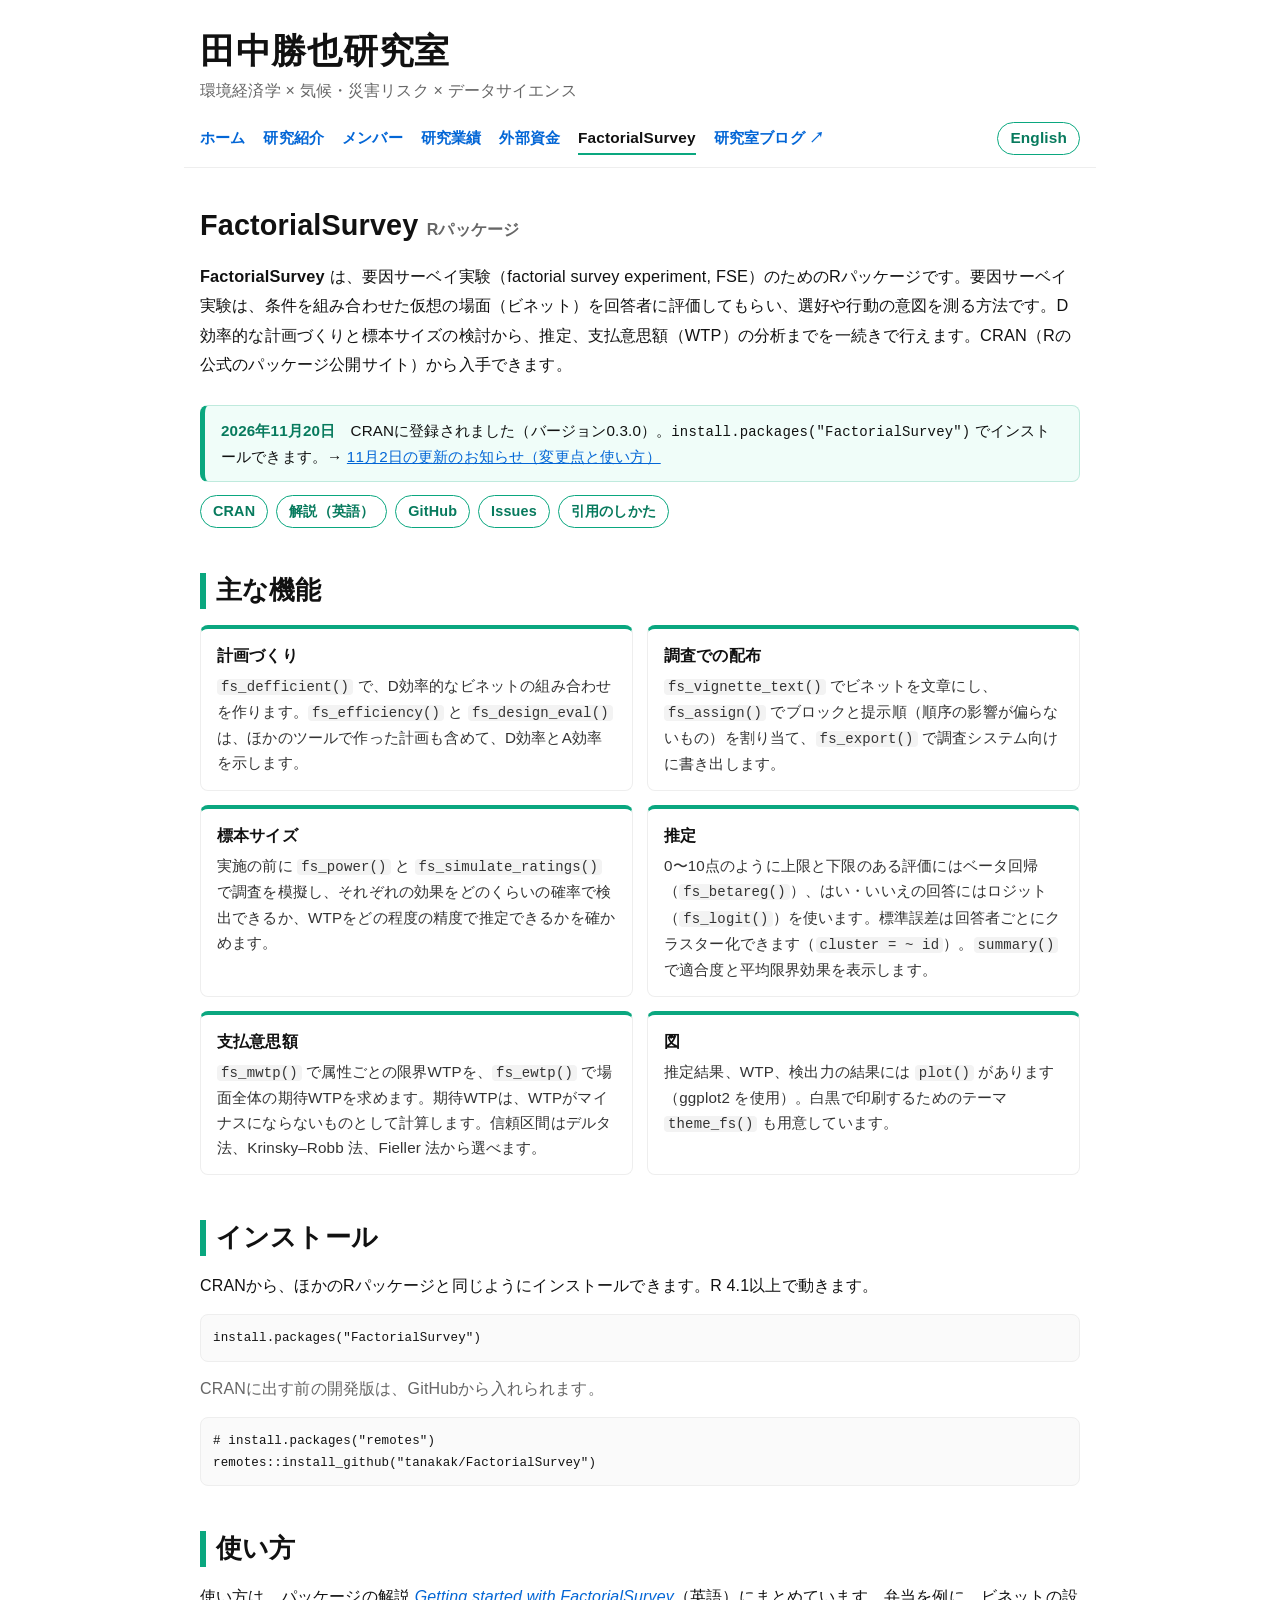
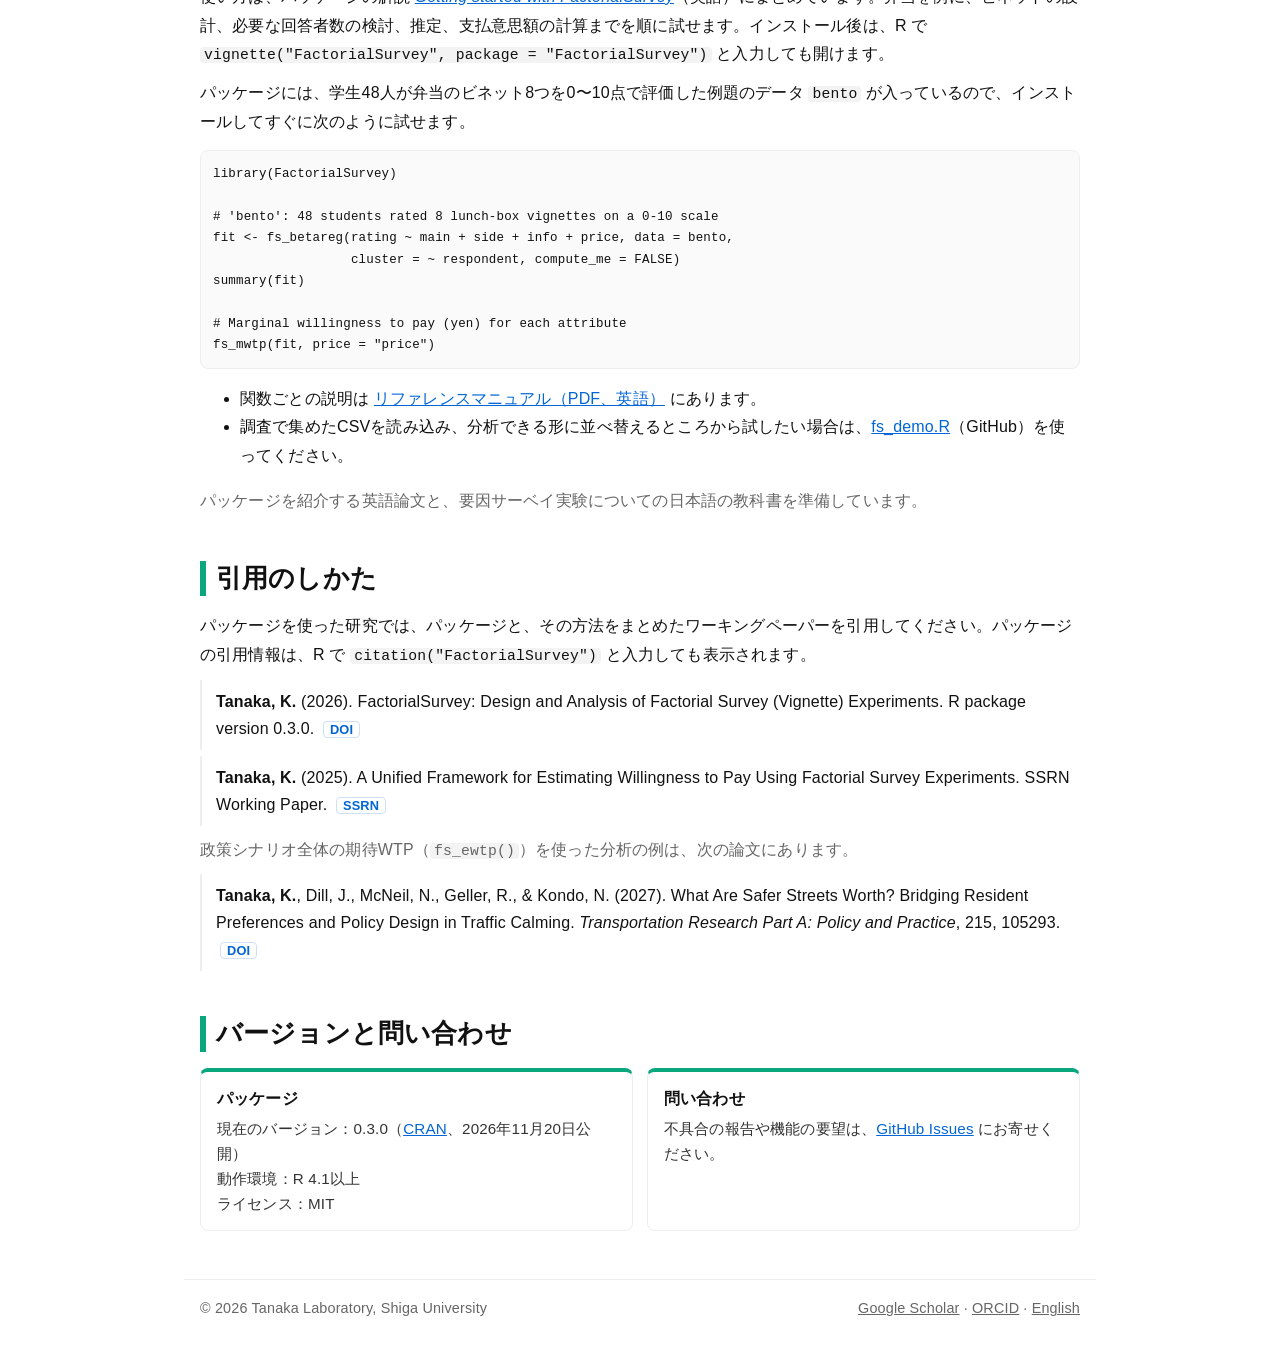
<file: fs.html>
<!DOCTYPE html>
<html lang="ja">
<head>
<meta charset="utf-8"/>
<meta content="width=device-width, initial-scale=1" name="viewport"/>
<title>FactorialSurvey（Rパッケージ）｜田中勝也研究室</title>
<meta content="要因サーベイ実験（FSE）の計画づくりから標本サイズの検討、推定、支払意思額（WTP）の分析までを一続きで行うRパッケージ FactorialSurvey の紹介。" name="description"/>
<link href="style.css" rel="stylesheet"/>
<link rel="icon" href="favicon.svg" type="image/svg+xml"/>
<link rel="icon" href="favicon-32.png" sizes="32x32" type="image/png"/>
<link rel="apple-touch-icon" href="apple-touch-icon.png"/>
<meta property="og:title" content="FactorialSurvey（Rパッケージ）｜田中勝也研究室"/>
<meta property="og:description" content="要因サーベイ実験（FSE）の計画づくりから標本サイズの検討、推定、支払意思額（WTP）の分析までを一続きで行うRパッケージ FactorialSurvey の紹介。"/>
<meta property="og:url" content="https://tanakak.github.io/fs.html"/>
<meta property="og:image" content="https://tanakak.github.io/ogp.png"/>
<meta property="og:type" content="article"/>
<meta property="og:site_name" content="田中勝也研究室"/>
<meta property="og:locale" content="ja_JP"/>
<meta name="twitter:card" content="summary_large_image"/>
<link rel="canonical" href="https://tanakak.github.io/fs.html"/>
<link rel="alternate" hreflang="ja" href="https://tanakak.github.io/fs.html"/>
<link rel="alternate" hreflang="en" href="https://tanakak.github.io/en-fs.html"/>
<link rel="alternate" hreflang="x-default" href="https://tanakak.github.io/fs.html"/>
<script type="application/ld+json">
{
 "@context": "https://schema.org",
 "@type": "SoftwareSourceCode",
 "name": "FactorialSurvey",
 "description": "An R package for designing and analyzing factorial survey (vignette) experiments, from D-efficient design and power analysis to estimation and willingness-to-pay analysis.",
 "programmingLanguage": "R",
 "runtimePlatform": "R (>= 4.1)",
 "softwareVersion": "0.3.0",
 "datePublished": "2026-11-20",
 "license": "https://opensource.org/licenses/MIT",
 "codeRepository": "https://github.com/tanakak/FactorialSurvey",
 "url": "https://CRAN.R-project.org/package=FactorialSurvey",
 "identifier": "https://doi.org/10.32614/CRAN.package.FactorialSurvey",
 "author": {
  "@type": "Person",
  "name": "Katsuya Tanaka",
  "identifier": "https://orcid.org/0000-0003-0455-0133"
 }
}
</script>
</head>
<body>
<header>
<p class="brand"><a href="index.html">田中勝也研究室</a></p>
<p class="tagline">環境経済学 × 気候・災害リスク × データサイエンス</p>
</header>
<nav>
<a href="index.html">ホーム</a>
<a href="research.html">研究紹介</a>
<a href="members.html">メンバー</a>
<a href="pub.html">研究業績</a>
<a href="funding.html">外部資金</a>
<a href="fs.html" class="active" aria-current="page">FactorialSurvey</a>
<a href="https://note.com/tanakak_lab" rel="noopener" target="_blank">研究室ブログ ↗</a>
<a class="lang" href="en-fs.html">English</a>
</nav>
<main>
<h1 class="page-title">FactorialSurvey <span class="muted" style="font-size:1rem;font-weight:600;">Rパッケージ</span></h1>
<p class="lead"><strong>FactorialSurvey</strong> は、要因サーベイ実験（factorial survey experiment, FSE）のためのRパッケージです。要因サーベイ実験は、条件を組み合わせた仮想の場面（ビネット）を回答者に評価してもらい、選好や行動の意図を測る方法です。D効率的な計画づくりと標本サイズの検討から、推定、支払意思額（WTP）の分析までを一続きで行えます。CRAN（Rの公式のパッケージ公開サイト）から入手できます。</p>
<div class="notice"><strong>2026年11月20日</strong>　CRANに登録されました（バージョン0.3.0）。<code>install.packages("FactorialSurvey")</code> でインストールできます。→ <a href="fs-update-2026-11.html">11月2日の更新のお知らせ（変更点と使い方）</a></div>
<div class="btns" style="margin-top:.8rem;">
<a class="btn" href="https://CRAN.R-project.org/package=FactorialSurvey" rel="noopener" target="_blank">CRAN</a>
<a class="btn" href="https://cran.r-project.org/web/packages/FactorialSurvey/vignettes/FactorialSurvey.html" rel="noopener" target="_blank">解説（英語）</a>
<a class="btn" href="https://github.com/tanakak/FactorialSurvey" rel="noopener" target="_blank">GitHub</a>
<a class="btn" href="https://github.com/tanakak/FactorialSurvey/issues" rel="noopener" target="_blank">Issues</a>
<a class="btn" href="#citation">引用のしかた</a>
</div>
<section id="features">
<h2>主な機能</h2>
<div class="cards">
<div class="card"><h4>計画づくり</h4><p><code>fs_defficient()</code> で、D効率的なビネットの組み合わせを作ります。<code>fs_efficiency()</code> と <code>fs_design_eval()</code> は、ほかのツールで作った計画も含めて、D効率とA効率を示します。</p></div>
<div class="card"><h4>調査での配布</h4><p><code>fs_vignette_text()</code> でビネットを文章にし、<code>fs_assign()</code> でブロックと提示順（順序の影響が偏らないもの）を割り当て、<code>fs_export()</code> で調査システム向けに書き出します。</p></div>
<div class="card"><h4>標本サイズ</h4><p>実施の前に <code>fs_power()</code> と <code>fs_simulate_ratings()</code> で調査を模擬し、それぞれの効果をどのくらいの確率で検出できるか、WTPをどの程度の精度で推定できるかを確かめます。</p></div>
<div class="card"><h4>推定</h4><p>0〜10点のように上限と下限のある評価にはベータ回帰（<code>fs_betareg()</code>）、はい・いいえの回答にはロジット（<code>fs_logit()</code>）を使います。標準誤差は回答者ごとにクラスター化できます（<code>cluster = ~ id</code>）。<code>summary()</code> で適合度と平均限界効果を表示します。</p></div>
<div class="card"><h4>支払意思額</h4><p><code>fs_mwtp()</code> で属性ごとの限界WTPを、<code>fs_ewtp()</code> で場面全体の期待WTPを求めます。期待WTPは、WTPがマイナスにならないものとして計算します。信頼区間はデルタ法、Krinsky–Robb 法、Fieller 法から選べます。</p></div>
<div class="card"><h4>図</h4><p>推定結果、WTP、検出力の結果には <code>plot()</code> があります（ggplot2 を使用）。白黒で印刷するためのテーマ <code>theme_fs()</code> も用意しています。</p></div>
</div>
</section>
<section id="install">
<h2>インストール</h2>
<p>CRANから、ほかのRパッケージと同じようにインストールできます。R 4.1以上で動きます。</p>
<pre><code>install.packages("FactorialSurvey")</code></pre>
<p class="muted">CRANに出す前の開発版は、GitHubから入れられます。</p>
<pre><code># install.packages("remotes")
remotes::install_github("tanakak/FactorialSurvey")</code></pre>
</section>
<section id="quickstart">
<h2>使い方</h2>
<p>使い方は、パッケージの解説 <a href="https://cran.r-project.org/web/packages/FactorialSurvey/vignettes/FactorialSurvey.html" rel="noopener" target="_blank"><em>Getting started with FactorialSurvey</em></a>（英語）にまとめています。弁当を例に、ビネットの設計、必要な回答者数の検討、推定、支払意思額の計算までを順に試せます。インストール後は、R で <code>vignette("FactorialSurvey", package = "FactorialSurvey")</code> と入力しても開けます。</p>
<p>パッケージには、学生48人が弁当のビネット8つを0〜10点で評価した例題のデータ <code>bento</code> が入っているので、インストールしてすぐに次のように試せます。</p>
<pre><code>library(FactorialSurvey)

# 'bento': 48 students rated 8 lunch-box vignettes on a 0-10 scale
fit &lt;- fs_betareg(rating ~ main + side + info + price, data = bento,
                  cluster = ~ respondent, compute_me = FALSE)
summary(fit)

# Marginal willingness to pay (yen) for each attribute
fs_mwtp(fit, price = "price")</code></pre>
<ul>
  <li>関数ごとの説明は <a href="https://cran.r-project.org/web/packages/FactorialSurvey/FactorialSurvey.pdf" rel="noopener" target="_blank">リファレンスマニュアル（PDF、英語）</a> にあります。</li>
  <li>調査で集めたCSVを読み込み、分析できる形に並べ替えるところから試したい場合は、<a href="https://github.com/tanakak/fs/blob/main/fs_demo.R" rel="noopener" target="_blank">fs_demo.R</a>（GitHub）を使ってください。</li>
</ul>
<p class="muted">パッケージを紹介する英語論文と、要因サーベイ実験についての日本語の教科書を準備しています。</p>
</section>
<section id="citation">
<h2>引用のしかた</h2>
<p>パッケージを使った研究では、パッケージと、その方法をまとめたワーキングペーパーを引用してください。パッケージの引用情報は、R で <code>citation("FactorialSurvey")</code> と入力しても表示されます。</p>
<ul class="pubs">
  <li><span class="me">Tanaka, K.</span> (2026). FactorialSurvey: Design and Analysis of Factorial Survey (Vignette) Experiments. R package version 0.3.0. <a class="doi" href="https://doi.org/10.32614/CRAN.package.FactorialSurvey" rel="noopener" target="_blank">DOI</a></li>
  <li><span class="me">Tanaka, K.</span> (2025). A Unified Framework for Estimating Willingness to Pay Using Factorial Survey Experiments. SSRN Working Paper. <a class="doi" href="https://dx.doi.org/10.2139/ssrn.5238343" rel="noopener" target="_blank">SSRN</a></li>
</ul>
<p class="muted">政策シナリオ全体の期待WTP（<code>fs_ewtp()</code>）を使った分析の例は、次の論文にあります。</p>
<ul class="pubs">
  <li><span class="me">Tanaka, K.</span>, Dill, J., McNeil, N., Geller, R., &amp; Kondo, N. (2027). What Are Safer Streets Worth? Bridging Resident Preferences and Policy Design in Traffic Calming. <em>Transportation Research Part A: Policy and Practice</em>, 215, 105293. <a class="doi" href="https://doi.org/10.1016/j.tra.2026.105293" rel="noopener" target="_blank">DOI</a></li>
</ul>
</section>
<section id="status">
<h2>バージョンと問い合わせ</h2>
<div class="cards">
<div class="card"><h4>パッケージ</h4><p>現在のバージョン：0.3.0（<a href="https://CRAN.R-project.org/package=FactorialSurvey" rel="noopener" target="_blank">CRAN</a>、2026年11月20日公開）<br/>動作環境：R 4.1以上<br/>ライセンス：MIT</p></div>
<div class="card"><h4>問い合わせ</h4><p>不具合の報告や機能の要望は、<a href="https://github.com/tanakak/FactorialSurvey/issues" rel="noopener" target="_blank">GitHub Issues</a> にお寄せください。</p></div>
</div>
</section>
</main>

<footer>
  <span>© 2026 Tanaka Laboratory, Shiga University</span>
  <span><a href="https://scholar.google.com/citations?user=ZWzGPJcAAAAJ&amp;hl=ja" rel="noopener" target="_blank">Google Scholar</a> · <a href="https://orcid.org/0000-0003-0455-0133" rel="noopener" target="_blank">ORCID</a> · <a href="en-fs.html">English</a></span>
</footer>

<script data-goatcounter="https://tanakak.goatcounter.com/count" async src="https://gc.zgo.at/count.js"></script>
</body>
</html>
</file>
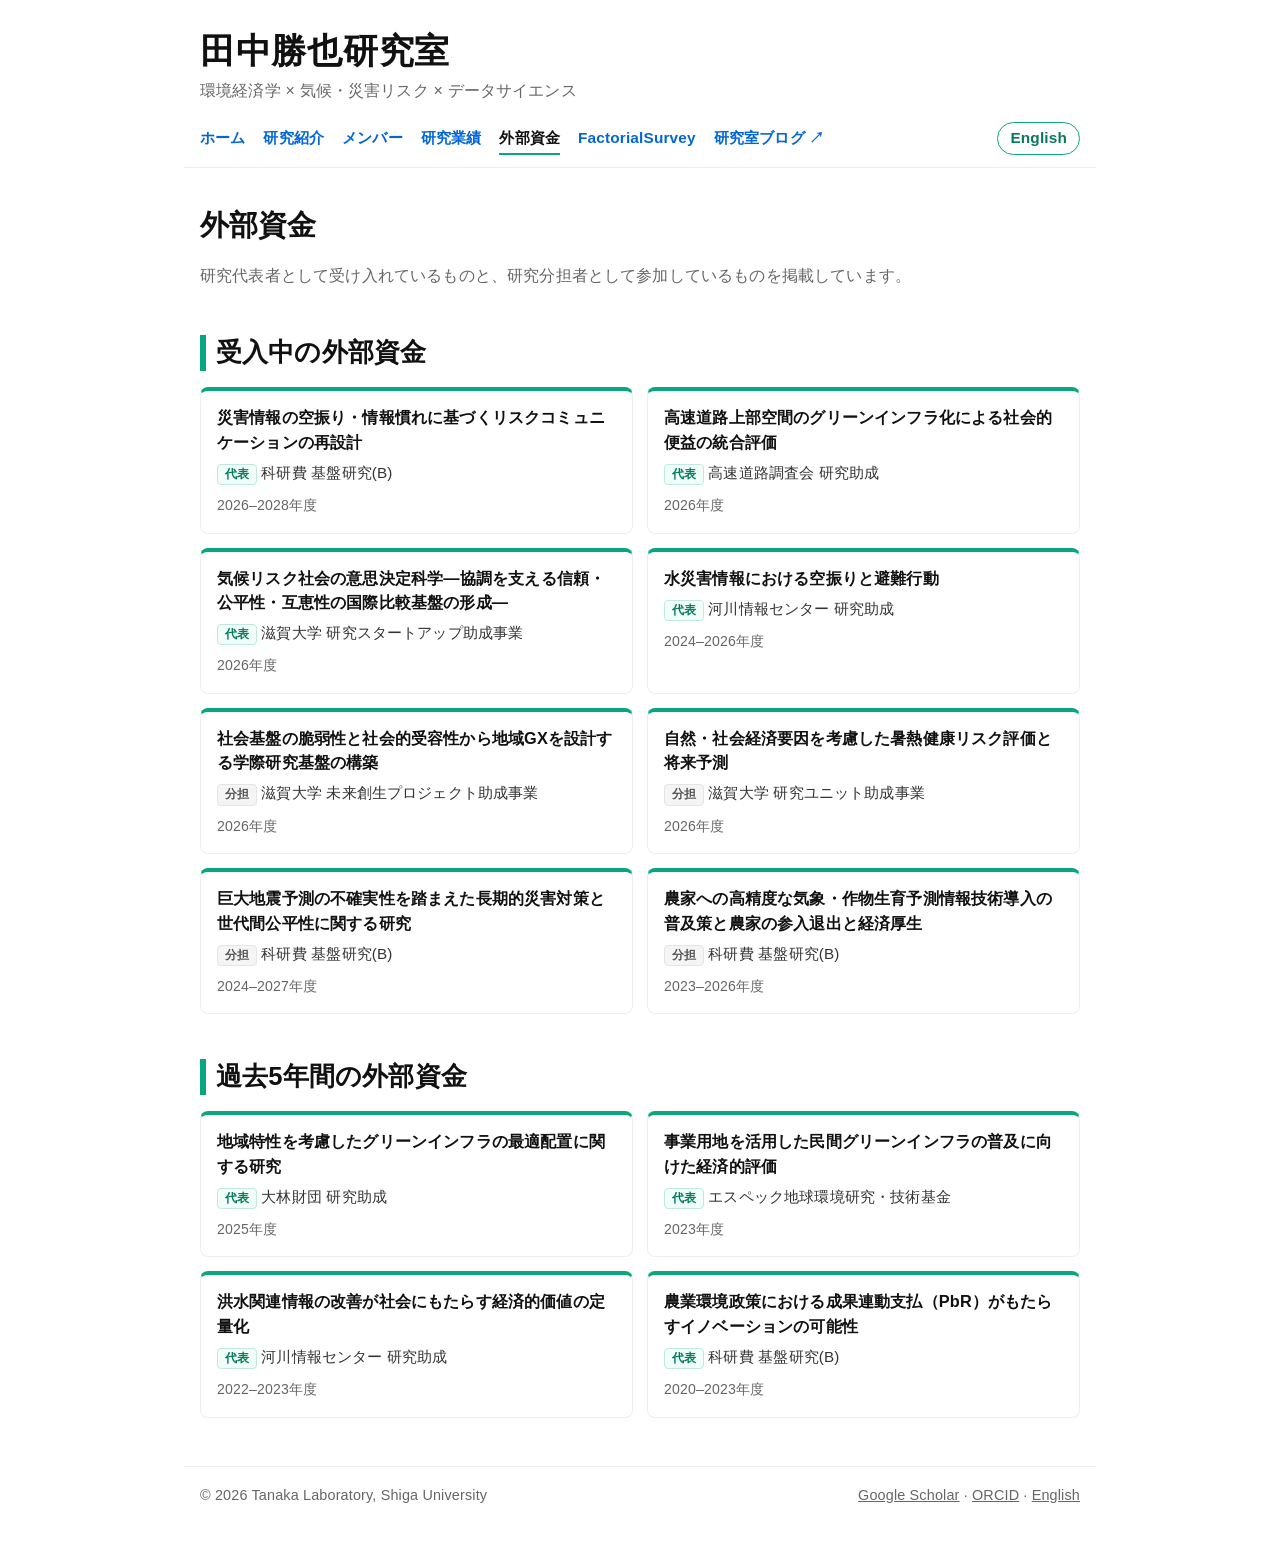
<file: funding.html>
<!DOCTYPE html>
<html lang="ja">
<head>
<meta charset="utf-8"/>
<meta content="width=device-width, initial-scale=1" name="viewport"/>
<title>外部資金｜田中勝也研究室</title>
<meta content="田中勝也研究室の外部資金一覧。受入中および過去5年間の研究助成・科研費等を掲載しています。" name="description"/>
<link href="style.css" rel="stylesheet"/>
<link rel="icon" href="favicon.svg" type="image/svg+xml"/>
<link rel="icon" href="favicon-32.png" sizes="32x32" type="image/png"/>
<link rel="apple-touch-icon" href="apple-touch-icon.png"/>
<meta property="og:title" content="外部資金｜田中勝也研究室"/>
<meta property="og:description" content="田中勝也研究室の外部資金一覧。受入中および過去5年間の研究助成・科研費等を掲載しています。"/>
<meta property="og:url" content="https://tanakak.github.io/funding.html"/>
<meta property="og:image" content="https://tanakak.github.io/ogp.png"/>
<meta property="og:type" content="article"/>
<meta property="og:site_name" content="田中勝也研究室"/>
<meta property="og:locale" content="ja_JP"/>
<meta name="twitter:card" content="summary_large_image"/>
<link rel="canonical" href="https://tanakak.github.io/funding.html"/>
</head>
<body>

<header>
  <p class="brand"><a href="index.html">田中勝也研究室</a></p>
  <p class="tagline">環境経済学 × 気候・災害リスク × データサイエンス</p>
</header>

<nav>
  <a href="index.html">ホーム</a>
  <a href="research.html">研究紹介</a>
  <a href="members.html">メンバー</a>
  <a href="pub.html">研究業績</a>
  <a href="funding.html" class="active" aria-current="page">外部資金</a>
  <a href="fs.html">FactorialSurvey</a>
  <a href="https://note.com/tanakak_lab" rel="noopener" target="_blank">研究室ブログ ↗</a>
  <a class="lang" href="en.html">English</a>
</nav>

<main>

<h1 class="page-title">外部資金</h1>
<p class="muted">研究代表者として受け入れているものと、研究分担者として参加しているものを掲載しています。</p>

<section id="current">
<h2>受入中の外部資金</h2>
<div class="cards">
  <div class="card"><h4>災害情報の空振り・情報慣れに基づくリスクコミュニケーションの再設計</h4><p><span class="tag pi">代表</span>科研費 基盤研究(B)</p><div class="meta">2026–2028年度</div></div>
  <div class="card"><h4>高速道路上部空間のグリーンインフラ化による社会的便益の統合評価</h4><p><span class="tag pi">代表</span>高速道路調査会 研究助成</p><div class="meta">2026年度</div></div>
  <div class="card"><h4>気候リスク社会の意思決定科学―協調を支える信頼・公平性・互恵性の国際比較基盤の形成―</h4><p><span class="tag pi">代表</span>滋賀大学 研究スタートアップ助成事業</p><div class="meta">2026年度</div></div>
  <div class="card"><h4>水災害情報における空振りと避難行動</h4><p><span class="tag pi">代表</span>河川情報センター 研究助成</p><div class="meta">2024–2026年度</div></div>
  <div class="card"><h4>社会基盤の脆弱性と社会的受容性から地域GXを設計する学際研究基盤の構築</h4><p><span class="tag co">分担</span>滋賀大学 未来創生プロジェクト助成事業</p><div class="meta">2026年度</div></div>
  <div class="card"><h4>自然・社会経済要因を考慮した暑熱健康リスク評価と将来予測</h4><p><span class="tag co">分担</span>滋賀大学 研究ユニット助成事業</p><div class="meta">2026年度</div></div>
  <div class="card"><h4>巨大地震予測の不確実性を踏まえた長期的災害対策と世代間公平性に関する研究</h4><p><span class="tag co">分担</span>科研費 基盤研究(B)</p><div class="meta">2024–2027年度</div></div>
  <div class="card"><h4>農家への高精度な気象・作物生育予測情報技術導入の普及策と農家の参入退出と経済厚生</h4><p><span class="tag co">分担</span>科研費 基盤研究(B)</p><div class="meta">2023–2026年度</div></div>
</div>
</section>

<section id="past">
<h2>過去5年間の外部資金</h2>
<div class="cards">
  <div class="card"><h4>地域特性を考慮したグリーンインフラの最適配置に関する研究</h4><p><span class="tag pi">代表</span>大林財団 研究助成</p><div class="meta">2025年度</div></div>
  <div class="card"><h4>事業用地を活用した民間グリーンインフラの普及に向けた経済的評価</h4><p><span class="tag pi">代表</span>エスペック地球環境研究・技術基金</p><div class="meta">2023年度</div></div>
  <div class="card"><h4>洪水関連情報の改善が社会にもたらす経済的価値の定量化</h4><p><span class="tag pi">代表</span>河川情報センター 研究助成</p><div class="meta">2022–2023年度</div></div>
  <div class="card"><h4>農業環境政策における成果連動支払（PbR）がもたらすイノベーションの可能性</h4><p><span class="tag pi">代表</span>科研費 基盤研究(B)</p><div class="meta">2020–2023年度</div></div>
</div>
</section>

</main>

<footer>
  <span>© 2026 Tanaka Laboratory, Shiga University</span>
  <span><a href="https://scholar.google.com/citations?user=ZWzGPJcAAAAJ&amp;hl=ja" rel="noopener" target="_blank">Google Scholar</a> · <a href="https://orcid.org/0000-0003-0455-0133" rel="noopener" target="_blank">ORCID</a> · <a href="en.html">English</a></span>
</footer>

<script data-goatcounter="https://tanakak.goatcounter.com/count" async src="https://gc.zgo.at/count.js"></script>
</body>
</html>
</file>
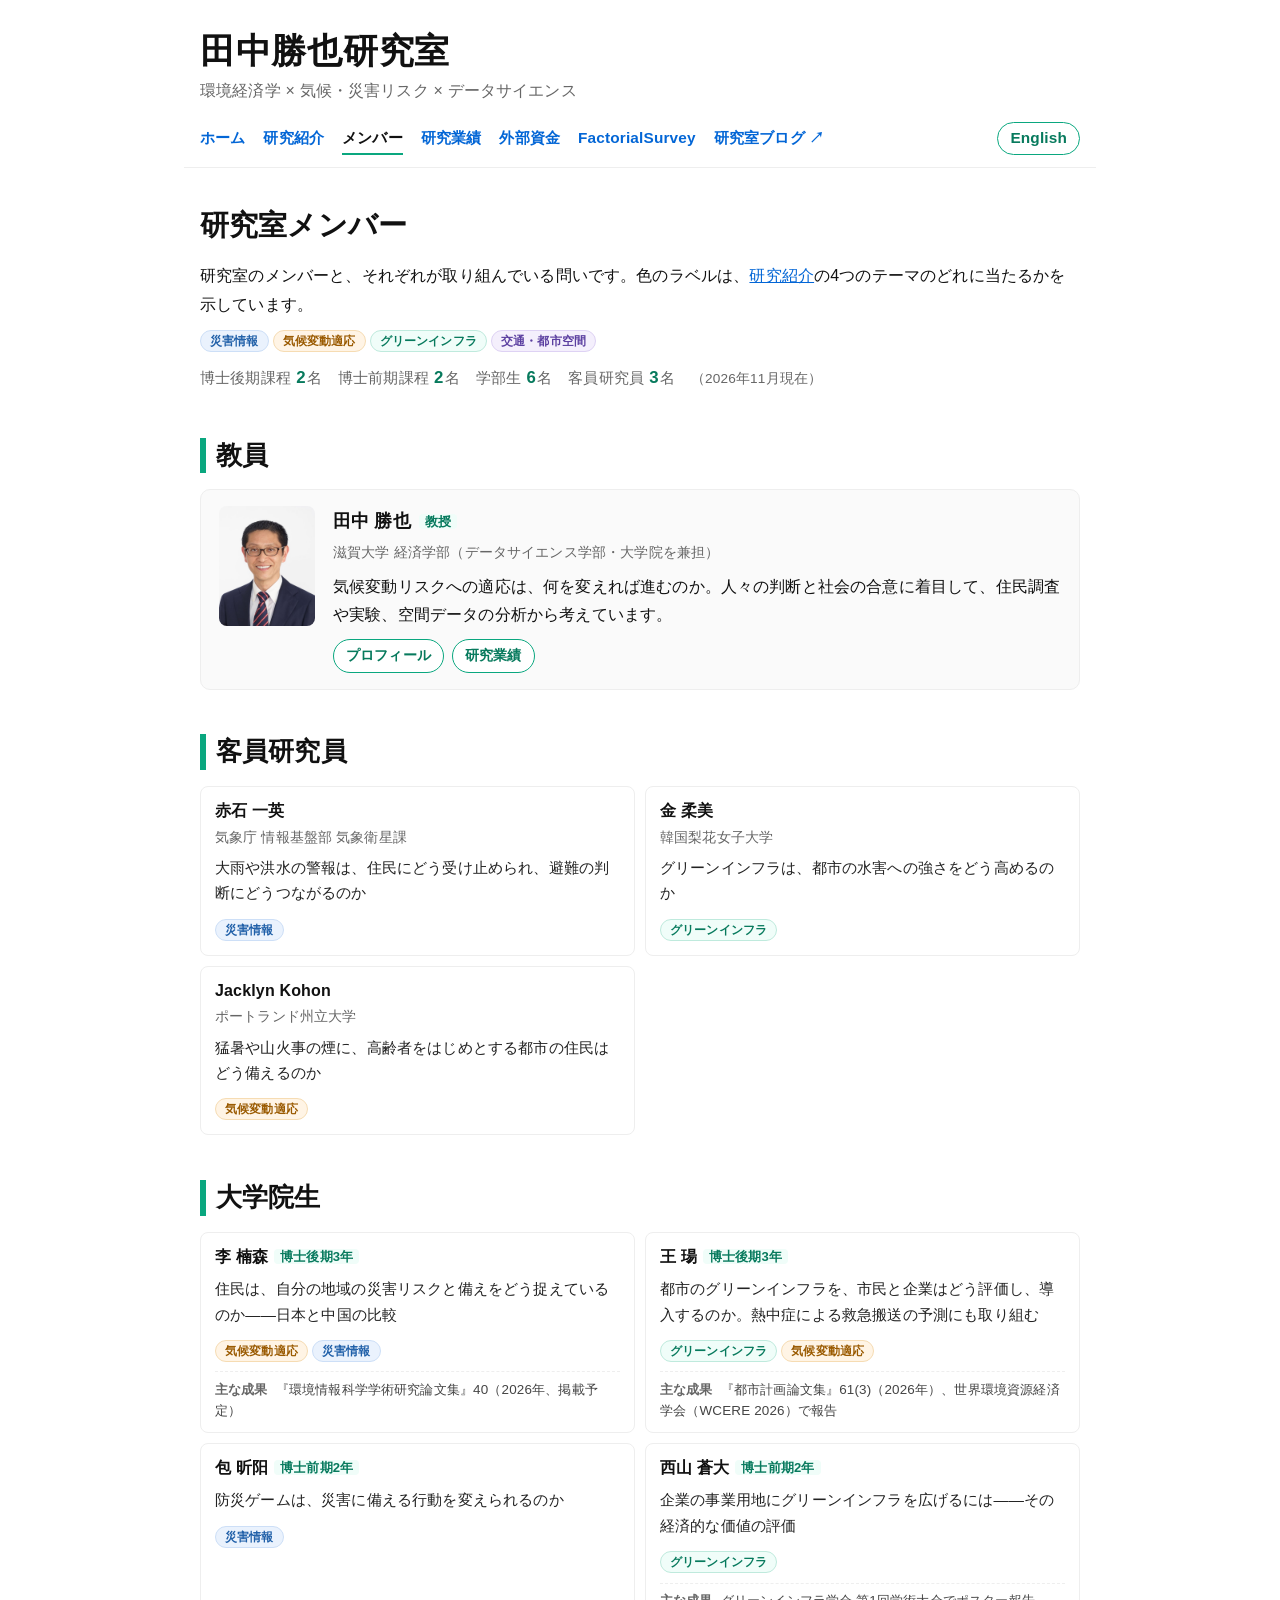
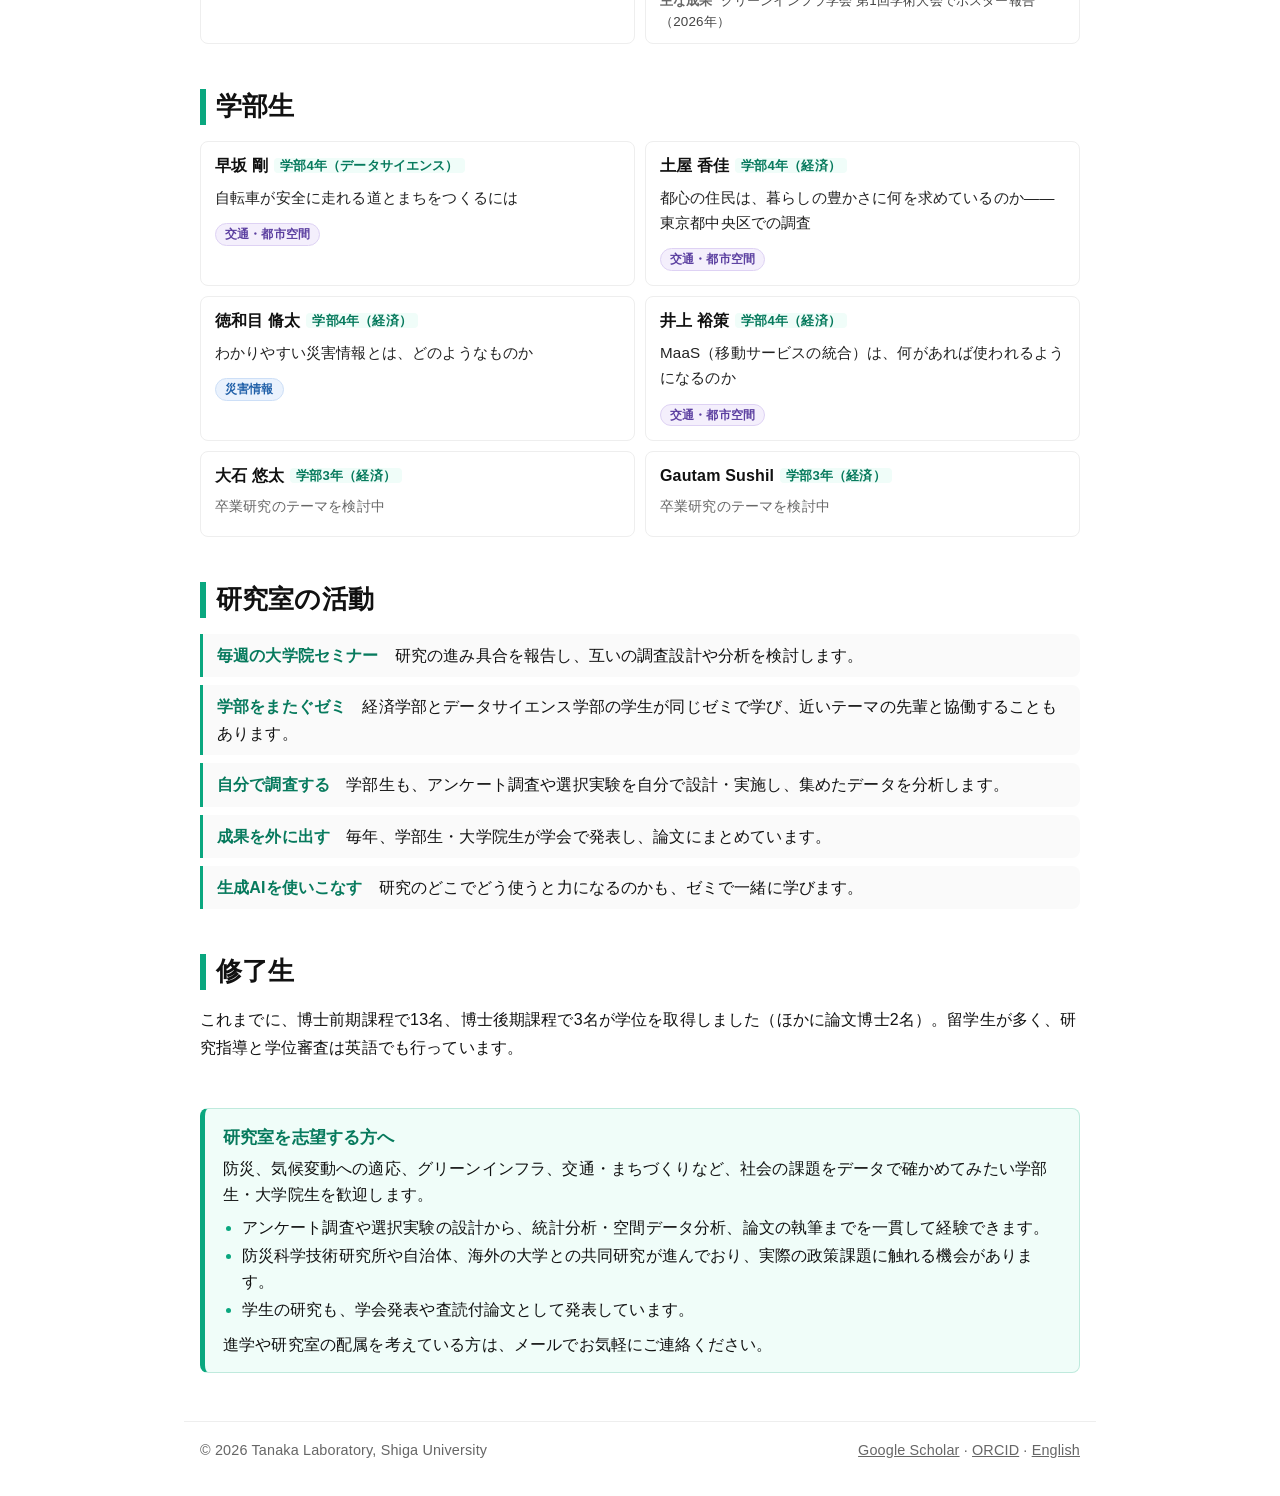
<file: members.html>
<!DOCTYPE html>
<html lang="ja">
<head>
<meta charset="utf-8"/>
<meta content="width=device-width, initial-scale=1" name="viewport"/>
<title>研究室メンバー｜田中勝也研究室</title>
<meta content="田中勝也研究室のメンバー紹介。教員、客員研究員、大学院生、学部生が取り組んでいる研究と、研究室の活動を掲載しています。" name="description"/>
<link href="style.css" rel="stylesheet"/>
<link rel="icon" href="favicon.svg" type="image/svg+xml"/>
<link rel="icon" href="favicon-32.png" sizes="32x32" type="image/png"/>
<link rel="apple-touch-icon" href="apple-touch-icon.png"/>
<meta property="og:title" content="研究室メンバー｜田中勝也研究室"/>
<meta property="og:description" content="田中勝也研究室のメンバー紹介。教員、客員研究員、大学院生、学部生が取り組んでいる研究と、研究室の活動を掲載しています。"/>
<meta property="og:url" content="https://tanakak.github.io/members.html"/>
<meta property="og:image" content="https://tanakak.github.io/ogp.png"/>
<meta property="og:type" content="article"/>
<meta property="og:site_name" content="田中勝也研究室"/>
<meta property="og:locale" content="ja_JP"/>
<meta name="twitter:card" content="summary_large_image"/>
<link rel="canonical" href="https://tanakak.github.io/members.html"/>
</head>
<body>

<header>
  <p class="brand"><a href="index.html">田中勝也研究室</a></p>
  <p class="tagline">環境経済学 × 気候・災害リスク × データサイエンス</p>
</header>

<nav>
  <a href="index.html">ホーム</a>
  <a href="research.html">研究紹介</a>
  <a href="members.html" class="active" aria-current="page">メンバー</a>
  <a href="pub.html">研究業績</a>
  <a href="funding.html">外部資金</a>
  <a href="fs.html">FactorialSurvey</a>
  <a href="https://note.com/tanakak_lab" rel="noopener" target="_blank">研究室ブログ ↗</a>
  <a class="lang" href="en.html">English</a>
</nav>

<main>

<h1 class="page-title">研究室メンバー</h1>
<p>研究室のメンバーと、それぞれが取り組んでいる問いです。色のラベルは、<a href="research.html">研究紹介</a>の4つのテーマのどれに当たるかを示しています。</p>
<div class="legend"><a class="tl t-rc" href="research.html#risk-communication">災害情報</a><a class="tl t-ad" href="research.html#adaptation">気候変動適応</a><a class="tl t-gi" href="research.html#green-infrastructure">グリーンインフラ</a><a class="tl t-st" href="research.html#streets">交通・都市空間</a></div>
<p class="headcount"><span class="hc">博士後期課程 <b>2</b>名</span><span class="hc">博士前期課程 <b>2</b>名</span><span class="hc">学部生 <b>6</b>名</span><span class="hc">客員研究員 <b>3</b>名</span><span class="asof">（2026年11月現在）</span></p>

<section id="faculty">
<h2>教員</h2>
<div class="faculty">
  <img src="tanaka.jpg" alt="田中勝也の顔写真" width="96" height="120"/>
  <div>
    <p class="who">田中 勝也<span class="yr">教授</span></p>
    <p class="aff">滋賀大学 経済学部（データサイエンス学部・大学院を兼担）</p>
    <p class="mq">気候変動リスクへの適応は、何を変えれば進むのか。人々の判断と社会の合意に着目して、住民調査や実験、空間データの分析から考えています。</p>
    <div class="btns"><a class="btn" href="profile.html">プロフィール</a><a class="btn" href="pub.html">研究業績</a></div>
  </div>
</div>
</section>

<section id="visiting">
<h2>客員研究員</h2>
<div class="members">
  <div class="member"><div class="who">赤石 一英</div><div class="aff">気象庁 情報基盤部 気象衛星課</div><p class="mq">大雨や洪水の警報は、住民にどう受け止められ、避難の判断にどうつながるのか</p><div class="tags"><a class="tl t-rc" href="research.html#risk-communication">災害情報</a></div></div>
  <div class="member"><div class="who">金 柔美</div><div class="aff">韓国梨花女子大学</div><p class="mq">グリーンインフラは、都市の水害への強さをどう高めるのか</p><div class="tags"><a class="tl t-gi" href="research.html#green-infrastructure">グリーンインフラ</a></div></div>
  <div class="member"><div class="who">Jacklyn Kohon</div><div class="aff">ポートランド州立大学</div><p class="mq">猛暑や山火事の煙に、高齢者をはじめとする都市の住民はどう備えるのか</p><div class="tags"><a class="tl t-ad" href="research.html#adaptation">気候変動適応</a></div></div>
</div>
</section>

<section id="grad">
<h2>大学院生</h2>
<div class="members">
  <div class="member"><div class="who">李 楠森<span class="yr">博士後期3年</span></div><p class="mq">住民は、自分の地域の災害リスクと備えをどう捉えているのか——日本と中国の比較</p><div class="tags"><a class="tl t-ad" href="research.html#adaptation">気候変動適応</a><a class="tl t-rc" href="research.html#risk-communication">災害情報</a></div><p class="achv"><span>主な成果</span>『環境情報科学学術研究論文集』40（2026年、掲載予定）</p></div>
  <div class="member"><div class="who">王 瑒<span class="yr">博士後期3年</span></div><p class="mq">都市のグリーンインフラを、市民と企業はどう評価し、導入するのか。熱中症による救急搬送の予測にも取り組む</p><div class="tags"><a class="tl t-gi" href="research.html#green-infrastructure">グリーンインフラ</a><a class="tl t-ad" href="research.html#adaptation">気候変動適応</a></div><p class="achv"><span>主な成果</span>『都市計画論文集』61(3)（2026年）、世界環境資源経済学会（WCERE 2026）で報告</p></div>
  <div class="member"><div class="who">包 昕阳<span class="yr">博士前期2年</span></div><p class="mq">防災ゲームは、災害に備える行動を変えられるのか</p><div class="tags"><a class="tl t-rc" href="research.html#risk-communication">災害情報</a></div></div>
  <div class="member"><div class="who">西山 蒼大<span class="yr">博士前期2年</span></div><p class="mq">企業の事業用地にグリーンインフラを広げるには——その経済的な価値の評価</p><div class="tags"><a class="tl t-gi" href="research.html#green-infrastructure">グリーンインフラ</a></div><p class="achv"><span>主な成果</span>グリーンインフラ学会 第1回学術大会でポスター報告（2026年）</p></div>
</div>
</section>

<section id="undergrad">
<h2>学部生</h2>
<div class="members">
  <div class="member"><div class="who">早坂 剛<span class="yr">学部4年（データサイエンス）</span></div><p class="mq">自転車が安全に走れる道とまちをつくるには</p><div class="tags"><a class="tl t-st" href="research.html#streets">交通・都市空間</a></div></div>
  <div class="member"><div class="who">土屋 香佳<span class="yr">学部4年（経済）</span></div><p class="mq">都心の住民は、暮らしの豊かさに何を求めているのか——東京都中央区での調査</p><div class="tags"><a class="tl t-st" href="research.html#streets">交通・都市空間</a></div></div>
  <div class="member"><div class="who">徳和目 脩太<span class="yr">学部4年（経済）</span></div><p class="mq">わかりやすい災害情報とは、どのようなものか</p><div class="tags"><a class="tl t-rc" href="research.html#risk-communication">災害情報</a></div></div>
  <div class="member"><div class="who">井上 裕策<span class="yr">学部4年（経済）</span></div><p class="mq">MaaS（移動サービスの統合）は、何があれば使われるようになるのか</p><div class="tags"><a class="tl t-st" href="research.html#streets">交通・都市空間</a></div></div>
  <div class="member tbd"><div class="who">大石 悠太<span class="yr">学部3年（経済）</span></div><p class="mq">卒業研究のテーマを検討中</p></div>
  <div class="member tbd"><div class="who">Gautam Sushil<span class="yr">学部3年（経済）</span></div><p class="mq">卒業研究のテーマを検討中</p></div>
</div>
</section>

<section id="activities">
<h2>研究室の活動</h2>
<ul class="activities">
  <li><strong>毎週の大学院セミナー</strong>　研究の進み具合を報告し、互いの調査設計や分析を検討します。</li>
  <li><strong>学部をまたぐゼミ</strong>　経済学部とデータサイエンス学部の学生が同じゼミで学び、近いテーマの先輩と協働することもあります。</li>
  <li><strong>自分で調査する</strong>　学部生も、アンケート調査や選択実験を自分で設計・実施し、集めたデータを分析します。</li>
  <li><strong>成果を外に出す</strong>　毎年、学部生・大学院生が学会で発表し、論文にまとめています。</li>
  <li><strong>生成AIを使いこなす</strong>　研究のどこでどう使うと力になるのかも、ゼミで一緒に学びます。</li>
</ul>
</section>

<section id="alumni">
<h2>修了生</h2>
<p>これまでに、博士前期課程で13名、博士後期課程で3名が学位を取得しました（ほかに論文博士2名）。留学生が多く、研究指導と学位審査は英語でも行っています。</p>
</section>

<div class="notice join">
  <p class="join-title">研究室を志望する方へ</p>
  <p>防災、気候変動への適応、グリーンインフラ、交通・まちづくりなど、社会の課題をデータで確かめてみたい学部生・大学院生を歓迎します。</p>
  <ul>
    <li>アンケート調査や選択実験の設計から、統計分析・空間データ分析、論文の執筆までを一貫して経験できます。</li>
    <li>防災科学技術研究所や自治体、海外の大学との共同研究が進んでおり、実際の政策課題に触れる機会があります。</li>
    <li>学生の研究も、学会発表や査読付論文として発表しています。</li>
  </ul>
  <p>進学や研究室の配属を考えている方は、メールでお気軽にご連絡ください。</p>
</div>

</main>

<footer>
  <span>© 2026 Tanaka Laboratory, Shiga University</span>
  <span><a href="https://scholar.google.com/citations?user=ZWzGPJcAAAAJ&amp;hl=ja" rel="noopener" target="_blank">Google Scholar</a> · <a href="https://orcid.org/0000-0003-0455-0133" rel="noopener" target="_blank">ORCID</a> · <a href="en.html">English</a></span>
</footer>

<script data-goatcounter="https://tanakak.goatcounter.com/count" async src="https://gc.zgo.at/count.js"></script>
</body>
</html>
</file>
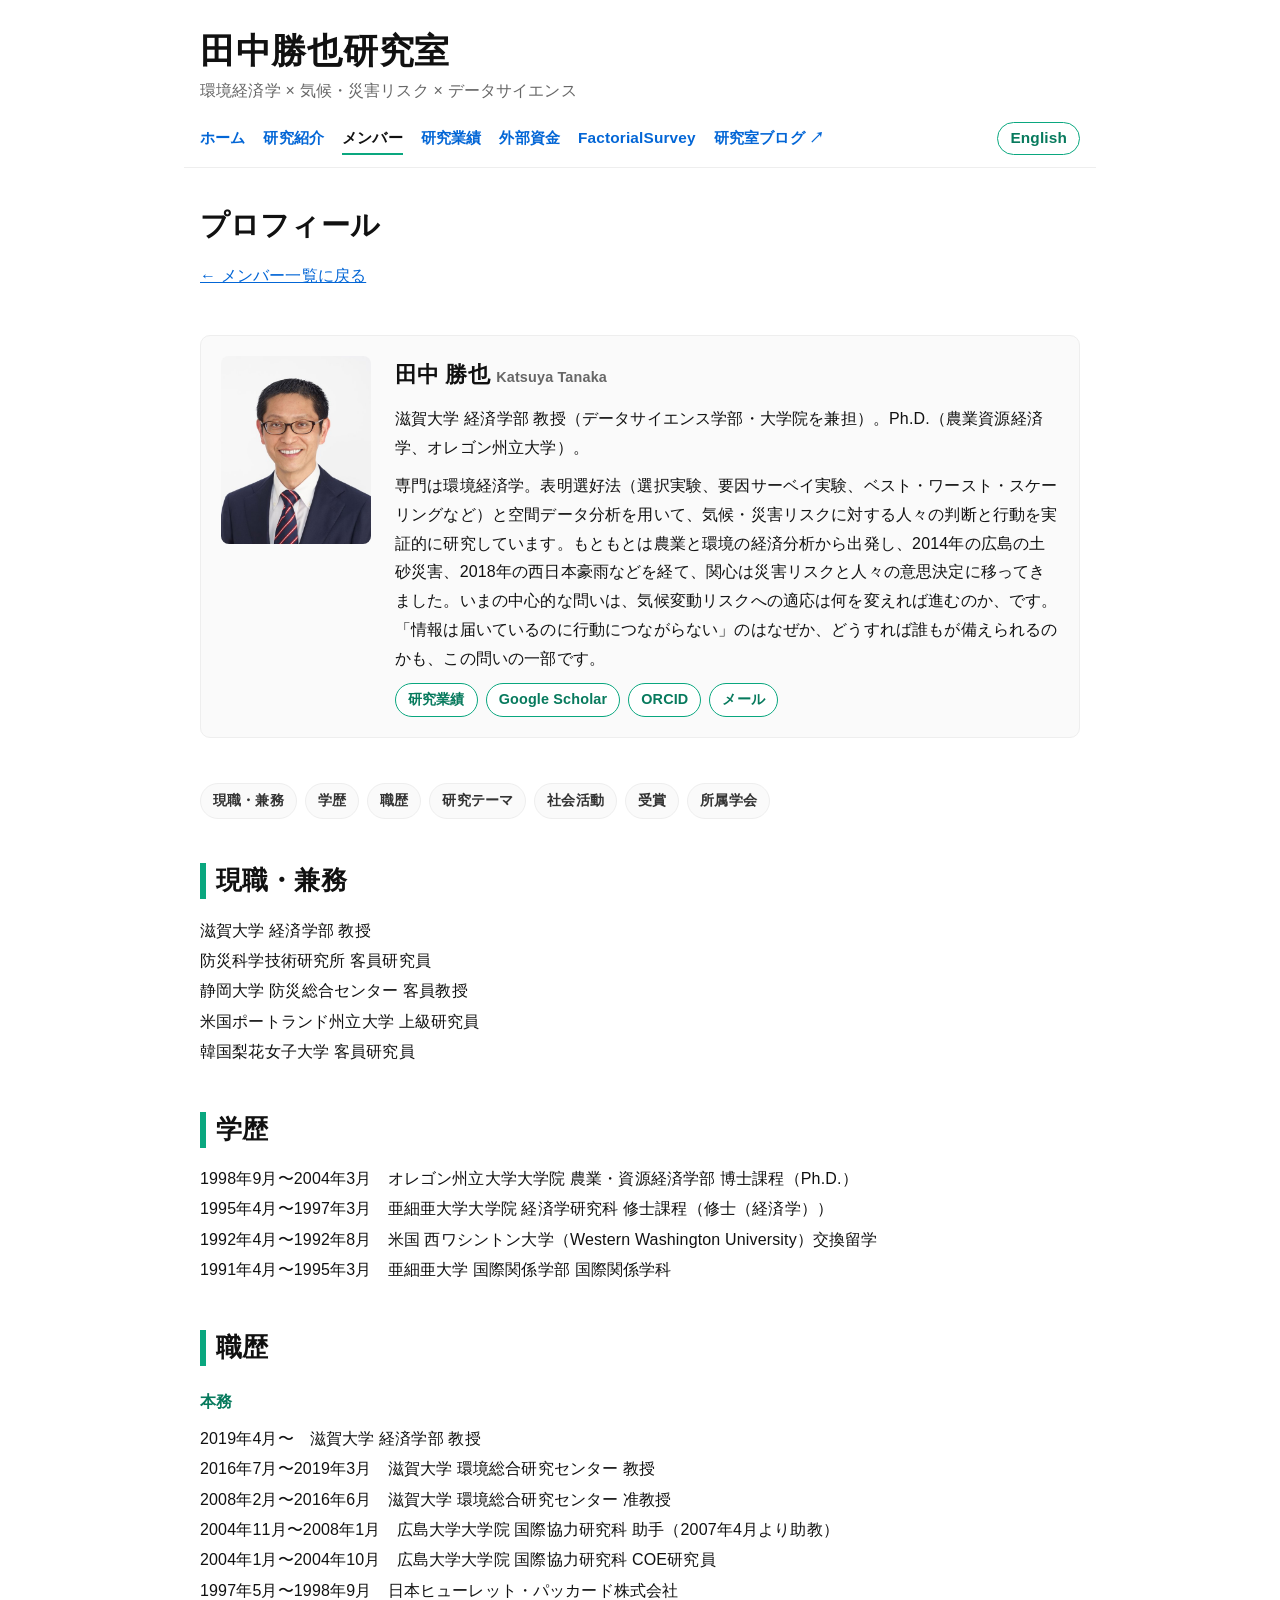
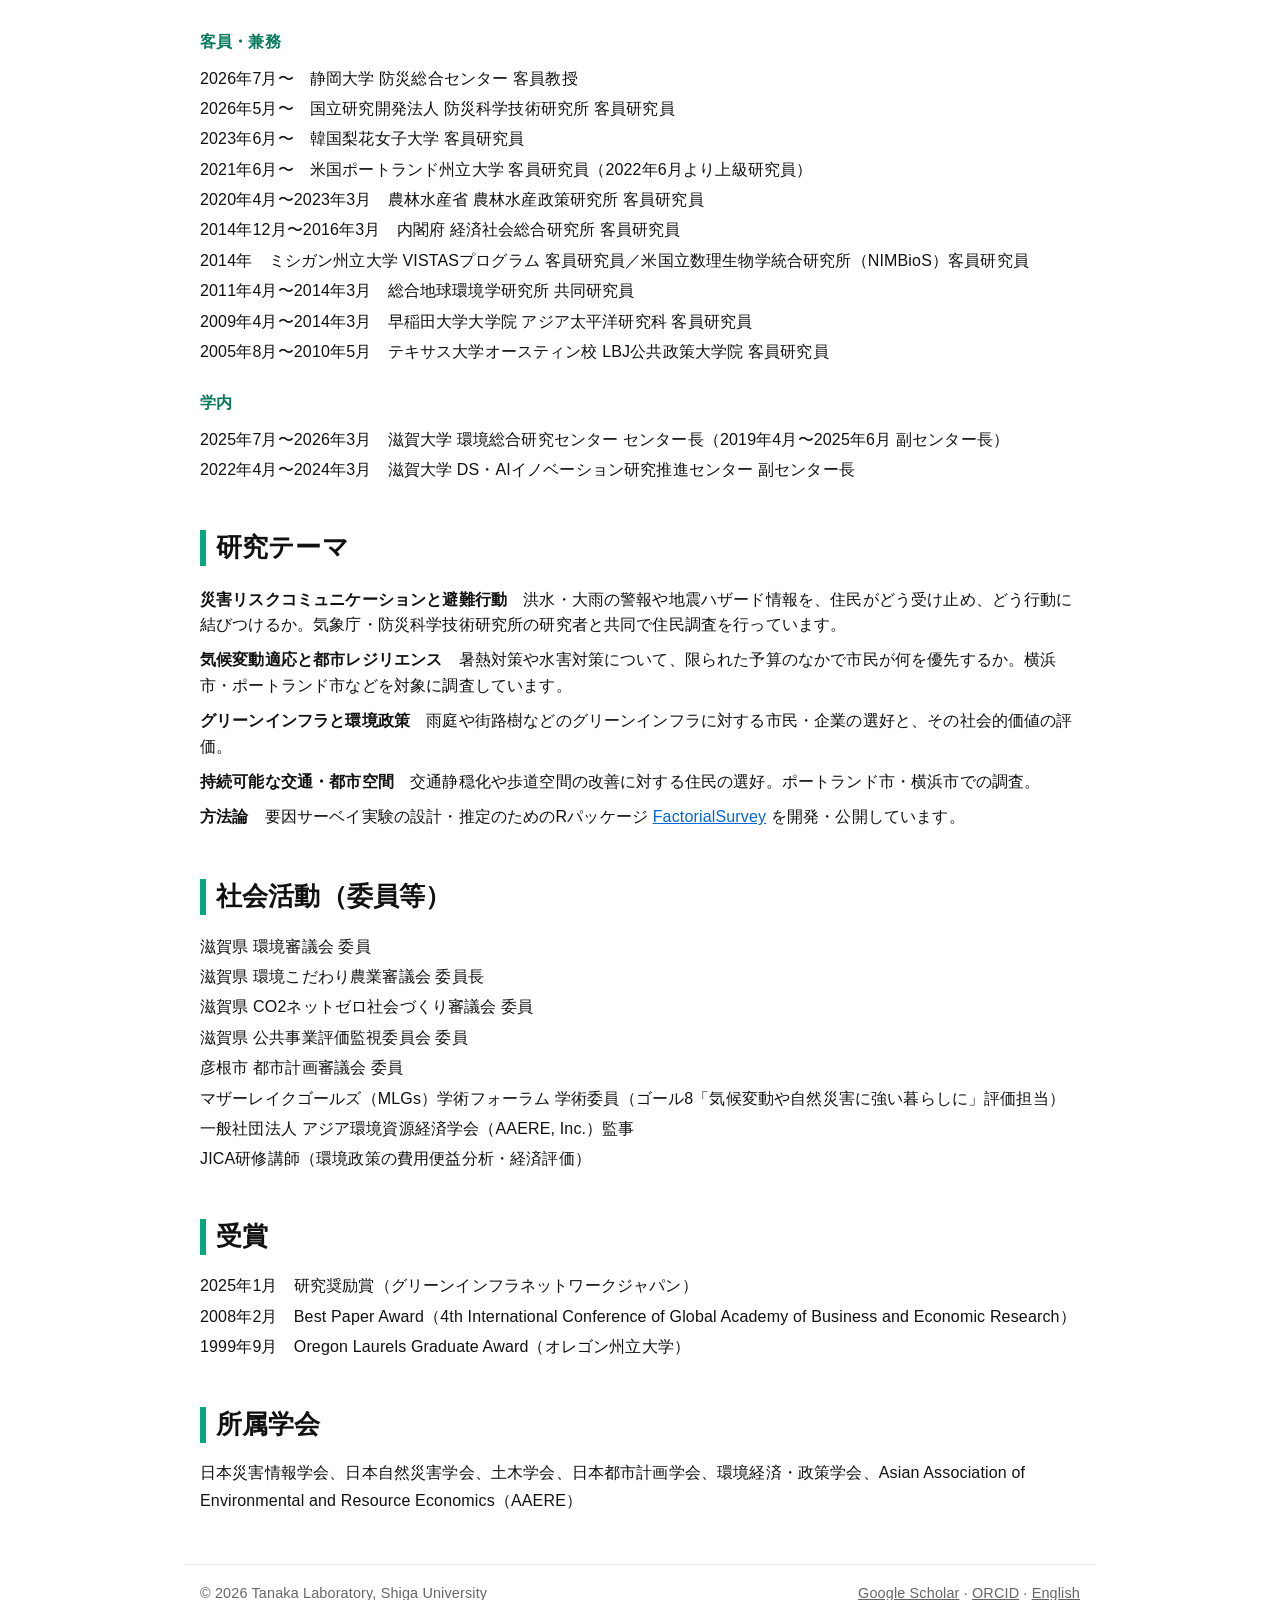
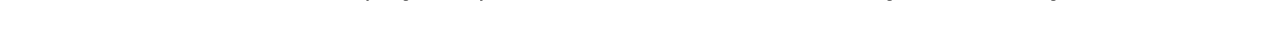
<file: profile.html>
<!DOCTYPE html>
<html lang="ja">
<head>
<meta charset="utf-8"/>
<meta content="width=device-width, initial-scale=1" name="viewport"/>
<title>プロフィール｜田中勝也（滋賀大学 経済学部 教授）</title>
<meta content="田中勝也（滋賀大学経済学部教授）のプロフィール。略歴、研究テーマ、社会活動、所属学会。" name="description"/>
<link href="style.css" rel="stylesheet"/>
<link rel="icon" href="favicon.svg" type="image/svg+xml"/>
<link rel="icon" href="favicon-32.png" sizes="32x32" type="image/png"/>
<link rel="apple-touch-icon" href="apple-touch-icon.png"/>
<meta property="og:title" content="プロフィール｜田中勝也研究室"/>
<meta property="og:description" content="田中勝也（滋賀大学経済学部教授）のプロフィール。略歴、研究テーマ、社会活動、所属学会。"/>
<meta property="og:url" content="https://tanakak.github.io/profile.html"/>
<meta property="og:image" content="https://tanakak.github.io/ogp.png"/>
<meta property="og:type" content="article"/>
<meta property="og:site_name" content="田中勝也研究室"/>
<meta property="og:locale" content="ja_JP"/>
<meta name="twitter:card" content="summary_large_image"/>
<style>
  .cv{list-style:none;margin:.2rem 0 1rem;padding:0}
  .cv li{margin:0;padding:.15rem 0;line-height:1.6}
  .cv li strong{font-weight:600}
  #research .cv li{padding:.3rem 0}
</style>
<link rel="canonical" href="https://tanakak.github.io/profile.html"/>
</head>
<body>

<header>
  <p class="brand"><a href="index.html">田中勝也研究室</a></p>
  <p class="tagline">環境経済学 × 気候・災害リスク × データサイエンス</p>
</header>

<nav>
  <a href="index.html">ホーム</a>
  <a href="research.html">研究紹介</a>
  <a href="members.html" class="active" aria-current="page">メンバー</a>
  <a href="pub.html">研究業績</a>
  <a href="funding.html">外部資金</a>
  <a href="fs.html">FactorialSurvey</a>
  <a href="https://note.com/tanakak_lab" rel="noopener" target="_blank">研究室ブログ ↗</a>
  <a class="lang" href="en.html">English</a>
</nav>

<main>

<h1 class="page-title">プロフィール</h1>
<p class="muted"><a href="members.html">← メンバー一覧に戻る</a></p>

<section id="overview">
  <div class="profile">
    <img src="tanaka.jpg" alt="田中勝也の顔写真" width="150" height="188"/>
    <div>
      <p class="name">田中 勝也<small>Katsuya Tanaka</small></p>
      <p>滋賀大学 経済学部 教授（データサイエンス学部・大学院を兼担）。Ph.D.（農業資源経済学、オレゴン州立大学）。</p>
      <p>専門は環境経済学。表明選好法（選択実験、要因サーベイ実験、ベスト・ワースト・スケーリングなど）と空間データ分析を用いて、気候・災害リスクに対する人々の判断と行動を実証的に研究しています。もともとは農業と環境の経済分析から出発し、2014年の広島の土砂災害、2018年の西日本豪雨などを経て、関心は災害リスクと人々の意思決定に移ってきました。いまの中心的な問いは、気候変動リスクへの適応は何を変えれば進むのか、です。「情報は届いているのに行動につながらない」のはなぜか、どうすれば誰もが備えられるのかも、この問いの一部です。</p>
      <div class="btns">
        <a class="btn" href="pub.html">研究業績</a>
        <a class="btn" href="https://scholar.google.com/citations?user=ZWzGPJcAAAAJ&amp;hl=ja" rel="noopener" target="_blank">Google Scholar</a>
        <a class="btn" href="https://orcid.org/0000-0003-0455-0133" rel="noopener" target="_blank">ORCID</a>
        <a class="btn" href="mailto:tanakak@biwako.shiga-u.ac.jp">メール</a>
      </div>
    </div>
  </div>
</section>

<div class="toc">
  <a href="#positions">現職・兼務</a>
  <a href="#education">学歴</a>
  <a href="#career">職歴</a>
  <a href="#research">研究テーマ</a>
  <a href="#service">社会活動</a>
  <a href="#awards">受賞</a>
  <a href="#societies">所属学会</a>
</div>

<section id="positions">
<h2>現職・兼務</h2>
<ul class="cv">
  <li>滋賀大学 経済学部 教授</li>
  <li>防災科学技術研究所 客員研究員</li>
  <li>静岡大学 防災総合センター 客員教授</li>
  <li>米国ポートランド州立大学 上級研究員</li>
  <li>韓国梨花女子大学 客員研究員</li>
</ul>
</section>

<section id="education">
<h2>学歴</h2>
<ul class="cv">
  <li>1998年9月〜2004年3月　オレゴン州立大学大学院 農業・資源経済学部 博士課程（Ph.D.）</li>
  <li>1995年4月〜1997年3月　亜細亜大学大学院 経済学研究科 修士課程（修士（経済学））</li>
  <li>1992年4月〜1992年8月　米国 西ワシントン大学（Western Washington University）交換留学</li>
  <li>1991年4月〜1995年3月　亜細亜大学 国際関係学部 国際関係学科</li>
</ul>
</section>

<section id="career">
<h2>職歴</h2>
<p class="year">本務</p>
<ul class="cv">
  <li>2019年4月〜　滋賀大学 経済学部 教授</li>
  <li>2016年7月〜2019年3月　滋賀大学 環境総合研究センター 教授</li>
  <li>2008年2月〜2016年6月　滋賀大学 環境総合研究センター 准教授</li>
  <li>2004年11月〜2008年1月　広島大学大学院 国際協力研究科 助手（2007年4月より助教）</li>
  <li>2004年1月〜2004年10月　広島大学大学院 国際協力研究科 COE研究員</li>
  <li>1997年5月〜1998年9月　日本ヒューレット・パッカード株式会社</li>
</ul>
<p class="year">客員・兼務</p>
<ul class="cv">
  <li>2026年7月〜　静岡大学 防災総合センター 客員教授</li>
  <li>2026年5月〜　国立研究開発法人 防災科学技術研究所 客員研究員</li>
  <li>2023年6月〜　韓国梨花女子大学 客員研究員</li>
  <li>2021年6月〜　米国ポートランド州立大学 客員研究員（2022年6月より上級研究員）</li>
  <li>2020年4月〜2023年3月　農林水産省 農林水産政策研究所 客員研究員</li>
  <li>2014年12月〜2016年3月　内閣府 経済社会総合研究所 客員研究員</li>
  <li>2014年　ミシガン州立大学 VISTASプログラム 客員研究員／米国立数理生物学統合研究所（NIMBioS）客員研究員</li>
  <li>2011年4月〜2014年3月　総合地球環境学研究所 共同研究員</li>
  <li>2009年4月〜2014年3月　早稲田大学大学院 アジア太平洋研究科 客員研究員</li>
  <li>2005年8月〜2010年5月　テキサス大学オースティン校 LBJ公共政策大学院 客員研究員</li>
</ul>
<p class="year">学内</p>
<ul class="cv">
  <li>2025年7月〜2026年3月　滋賀大学 環境総合研究センター センター長（2019年4月〜2025年6月 副センター長）</li>
  <li>2022年4月〜2024年3月　滋賀大学 DS・AIイノベーション研究推進センター 副センター長</li>
</ul>
</section>

<section id="research">
<h2>研究テーマ</h2>
<ul class="cv">
  <li><strong>災害リスクコミュニケーションと避難行動</strong>　洪水・大雨の警報や地震ハザード情報を、住民がどう受け止め、どう行動に結びつけるか。気象庁・防災科学技術研究所の研究者と共同で住民調査を行っています。</li>
  <li><strong>気候変動適応と都市レジリエンス</strong>　暑熱対策や水害対策について、限られた予算のなかで市民が何を優先するか。横浜市・ポートランド市などを対象に調査しています。</li>
  <li><strong>グリーンインフラと環境政策</strong>　雨庭や街路樹などのグリーンインフラに対する市民・企業の選好と、その社会的価値の評価。</li>
  <li><strong>持続可能な交通・都市空間</strong>　交通静穏化や歩道空間の改善に対する住民の選好。ポートランド市・横浜市での調査。</li>
  <li><strong>方法論</strong>　要因サーベイ実験の設計・推定のためのRパッケージ <a href="fs.html">FactorialSurvey</a> を開発・公開しています。</li>
</ul>
</section>

<section id="service">
<h2>社会活動（委員等）</h2>
<ul class="cv">
  <li>滋賀県 環境審議会 委員</li>
  <li>滋賀県 環境こだわり農業審議会 委員長</li>
  <li>滋賀県 CO2ネットゼロ社会づくり審議会 委員</li>
  <li>滋賀県 公共事業評価監視委員会 委員</li>
  <li>彦根市 都市計画審議会 委員</li>
  <li>マザーレイクゴールズ（MLGs）学術フォーラム 学術委員（ゴール8「気候変動や自然災害に強い暮らしに」評価担当）</li>
  <li>一般社団法人 アジア環境資源経済学会（AAERE, Inc.）監事</li>
  <li>JICA研修講師（環境政策の費用便益分析・経済評価）</li>
</ul>
</section>

<section id="awards">
<h2>受賞</h2>
<ul class="cv">
  <li>2025年1月　研究奨励賞（グリーンインフラネットワークジャパン）</li>
  <li>2008年2月　Best Paper Award（4th International Conference of Global Academy of Business and Economic Research）</li>
  <li>1999年9月　Oregon Laurels Graduate Award（オレゴン州立大学）</li>
</ul>
</section>

<section id="societies">
<h2>所属学会</h2>
<p>日本災害情報学会、日本自然災害学会、土木学会、日本都市計画学会、環境経済・政策学会、Asian Association of Environmental and Resource Economics（AAERE）</p>
</section>

</main>

<footer>
  <span>© 2026 Tanaka Laboratory, Shiga University</span>
  <span><a href="https://scholar.google.com/citations?user=ZWzGPJcAAAAJ&amp;hl=ja" rel="noopener" target="_blank">Google Scholar</a> · <a href="https://orcid.org/0000-0003-0455-0133" rel="noopener" target="_blank">ORCID</a> · <a href="en.html">English</a></span>
</footer>

<script data-goatcounter="https://tanakak.goatcounter.com/count" async src="https://gc.zgo.at/count.js"></script>
</body>
</html>
</file>
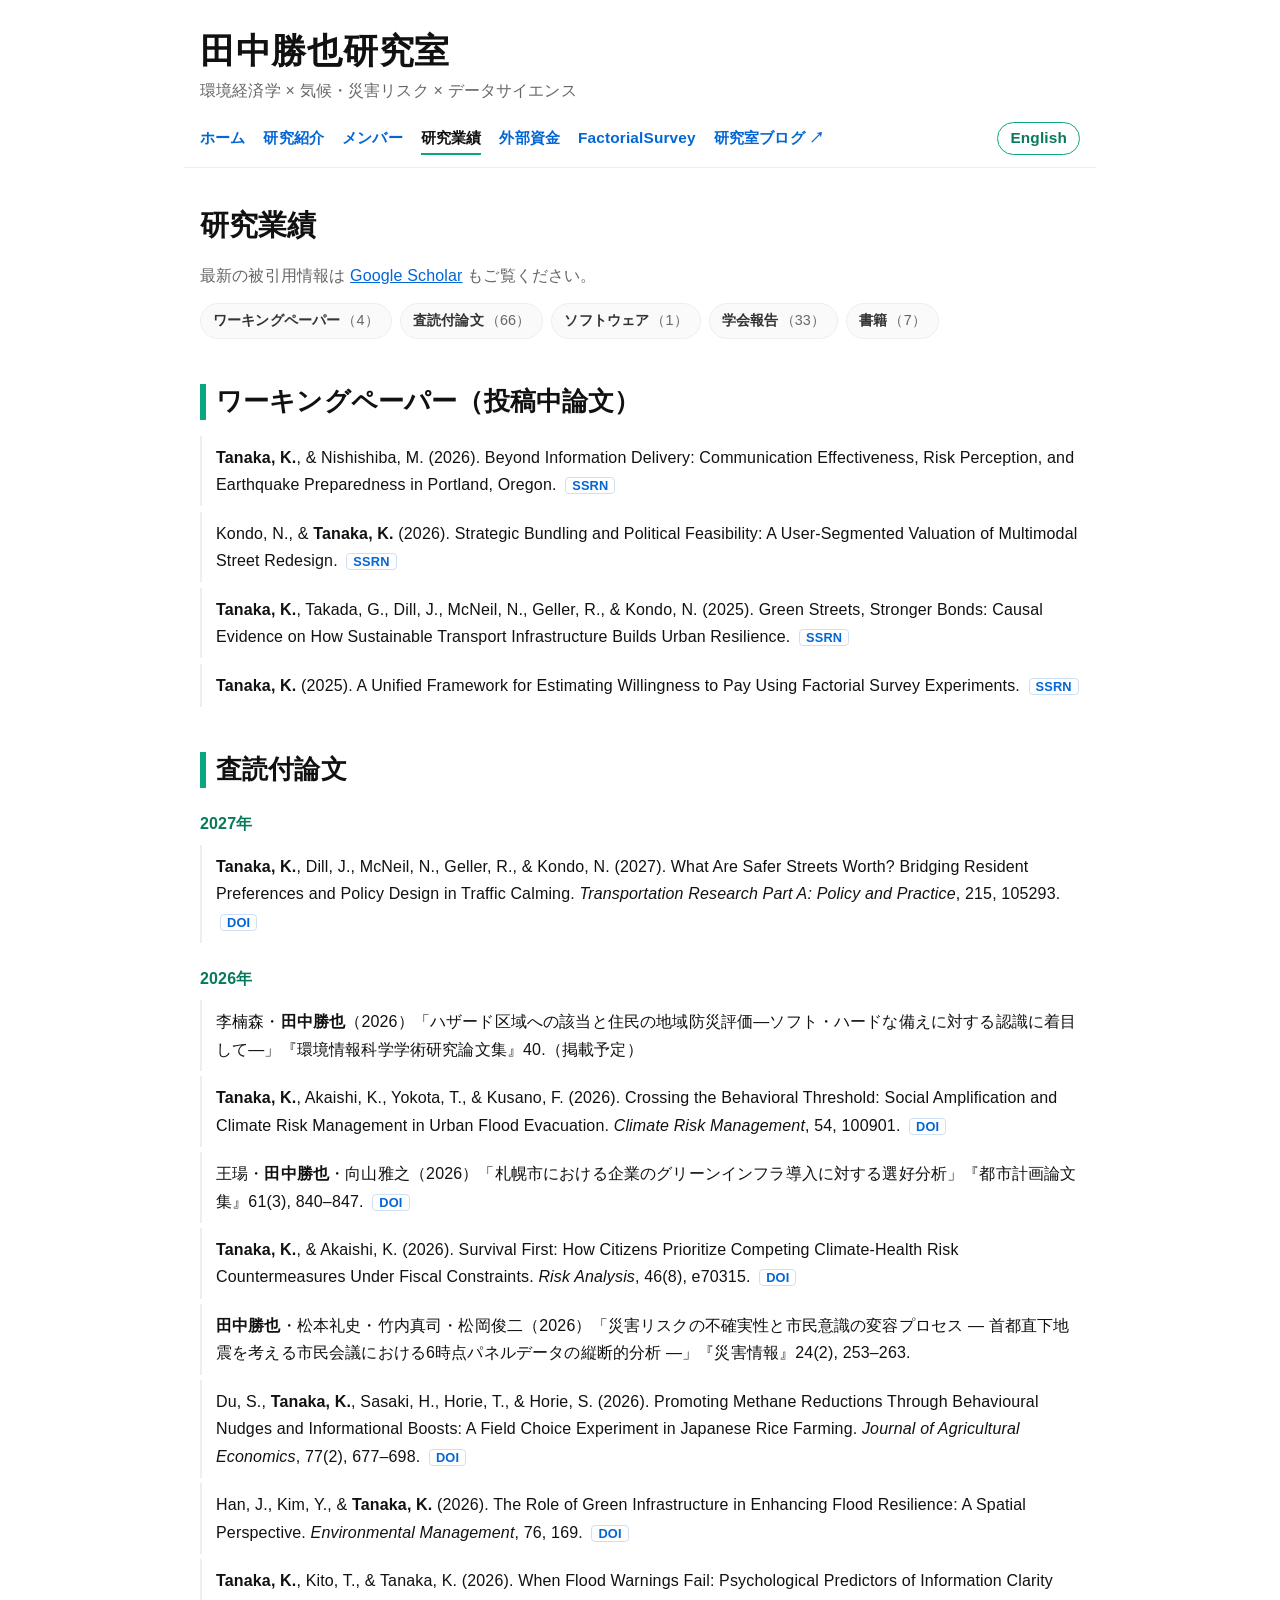
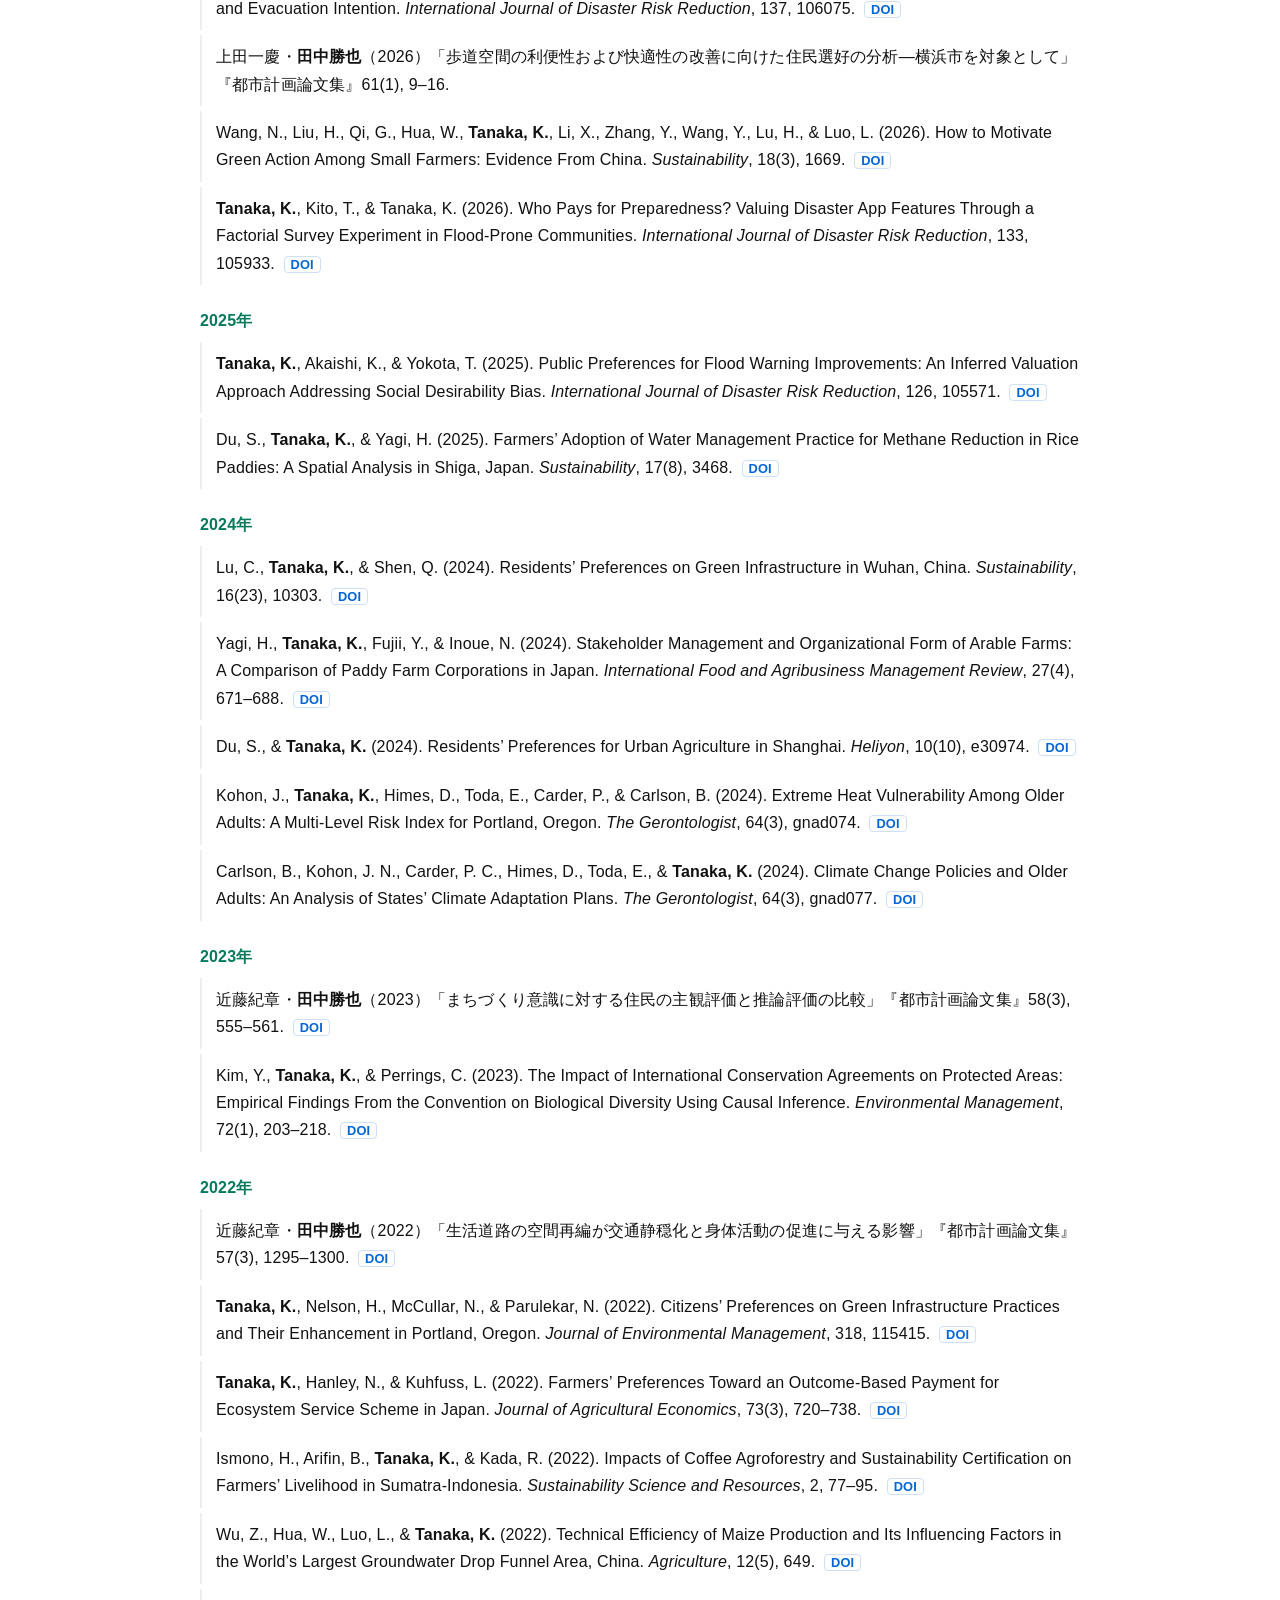
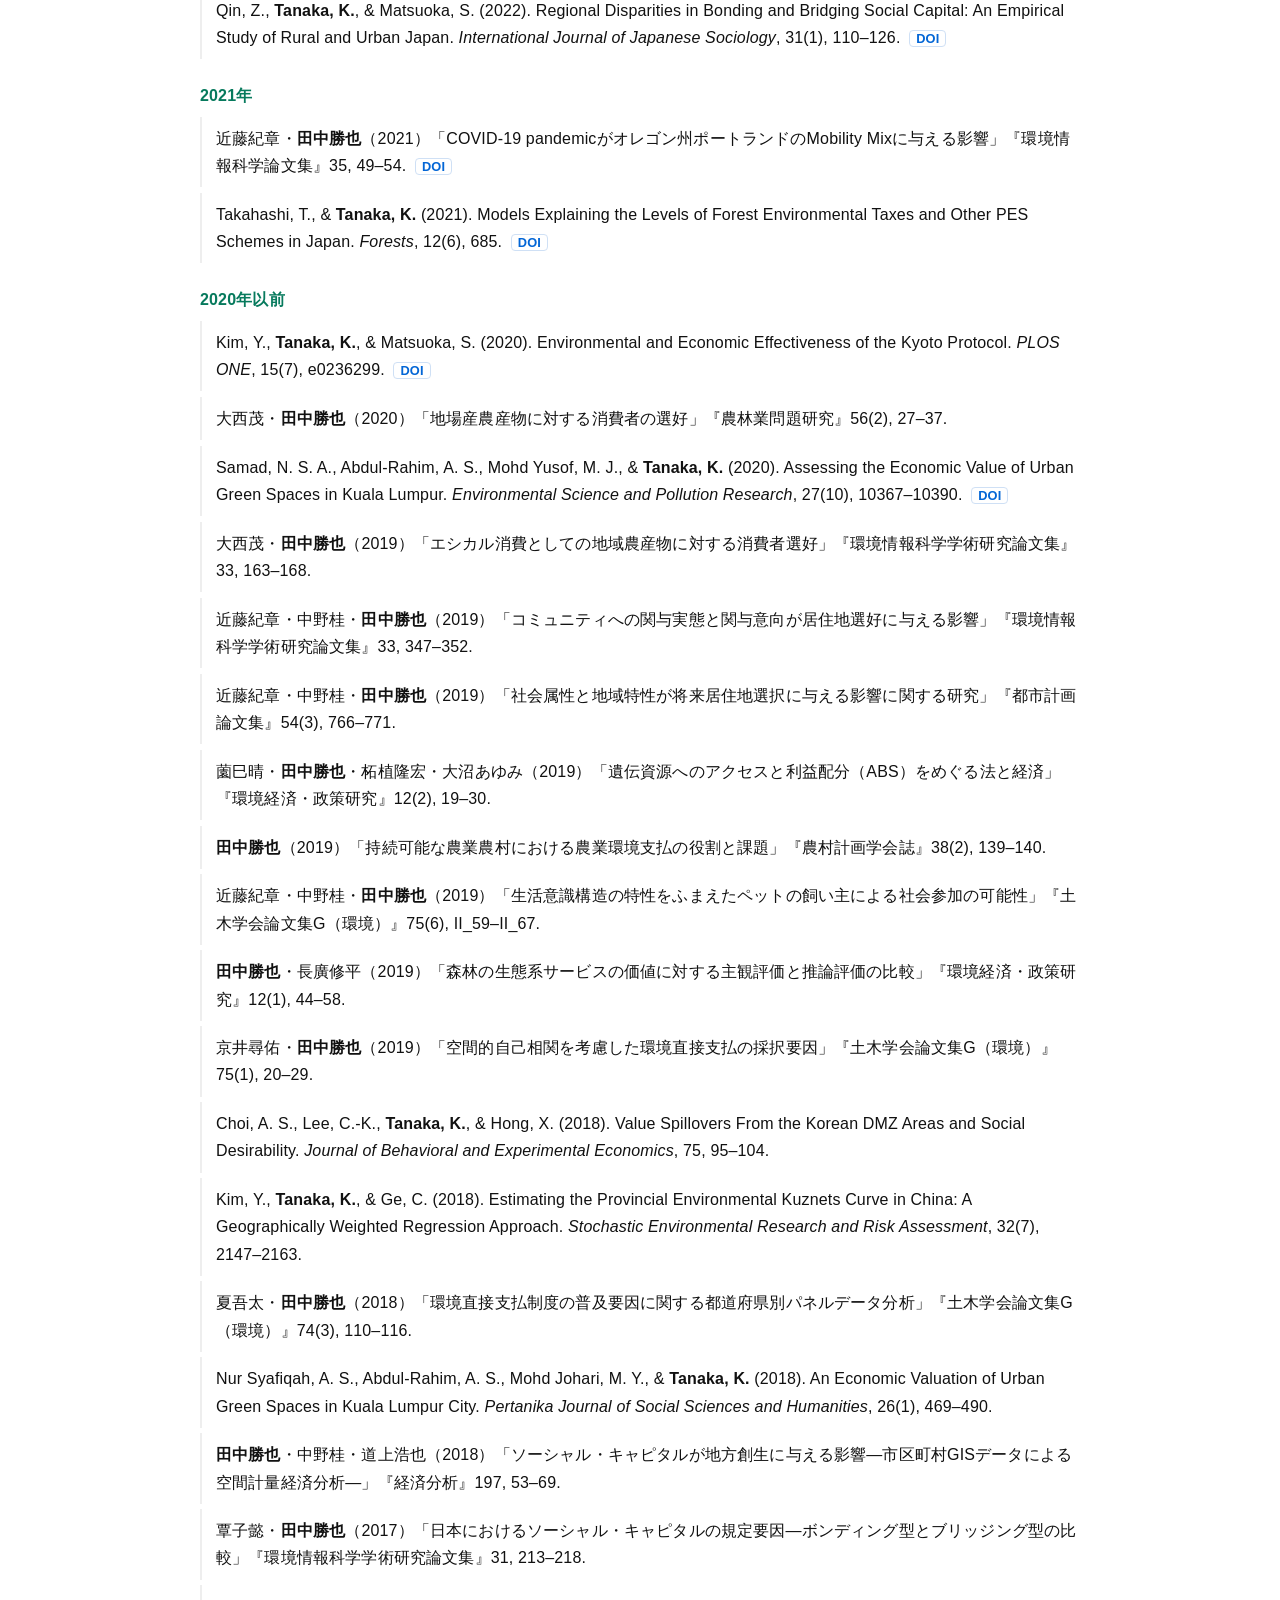
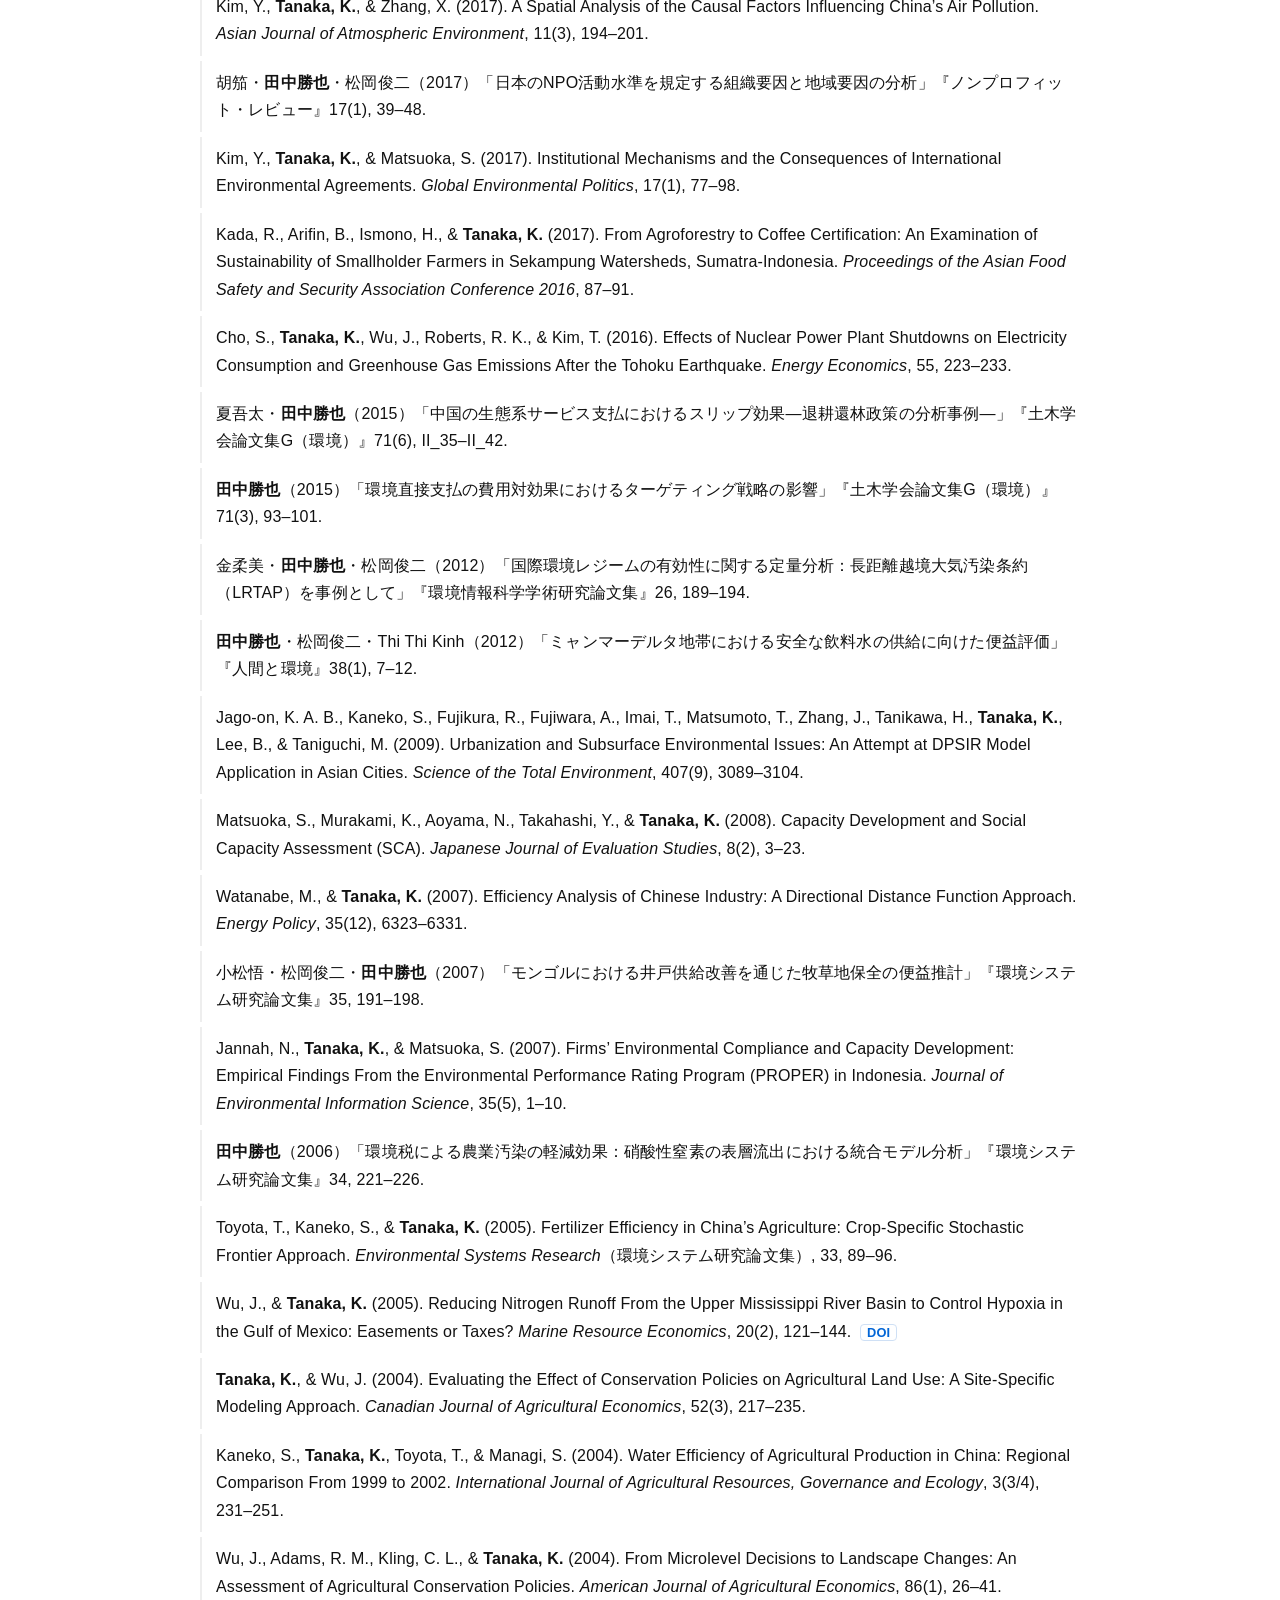
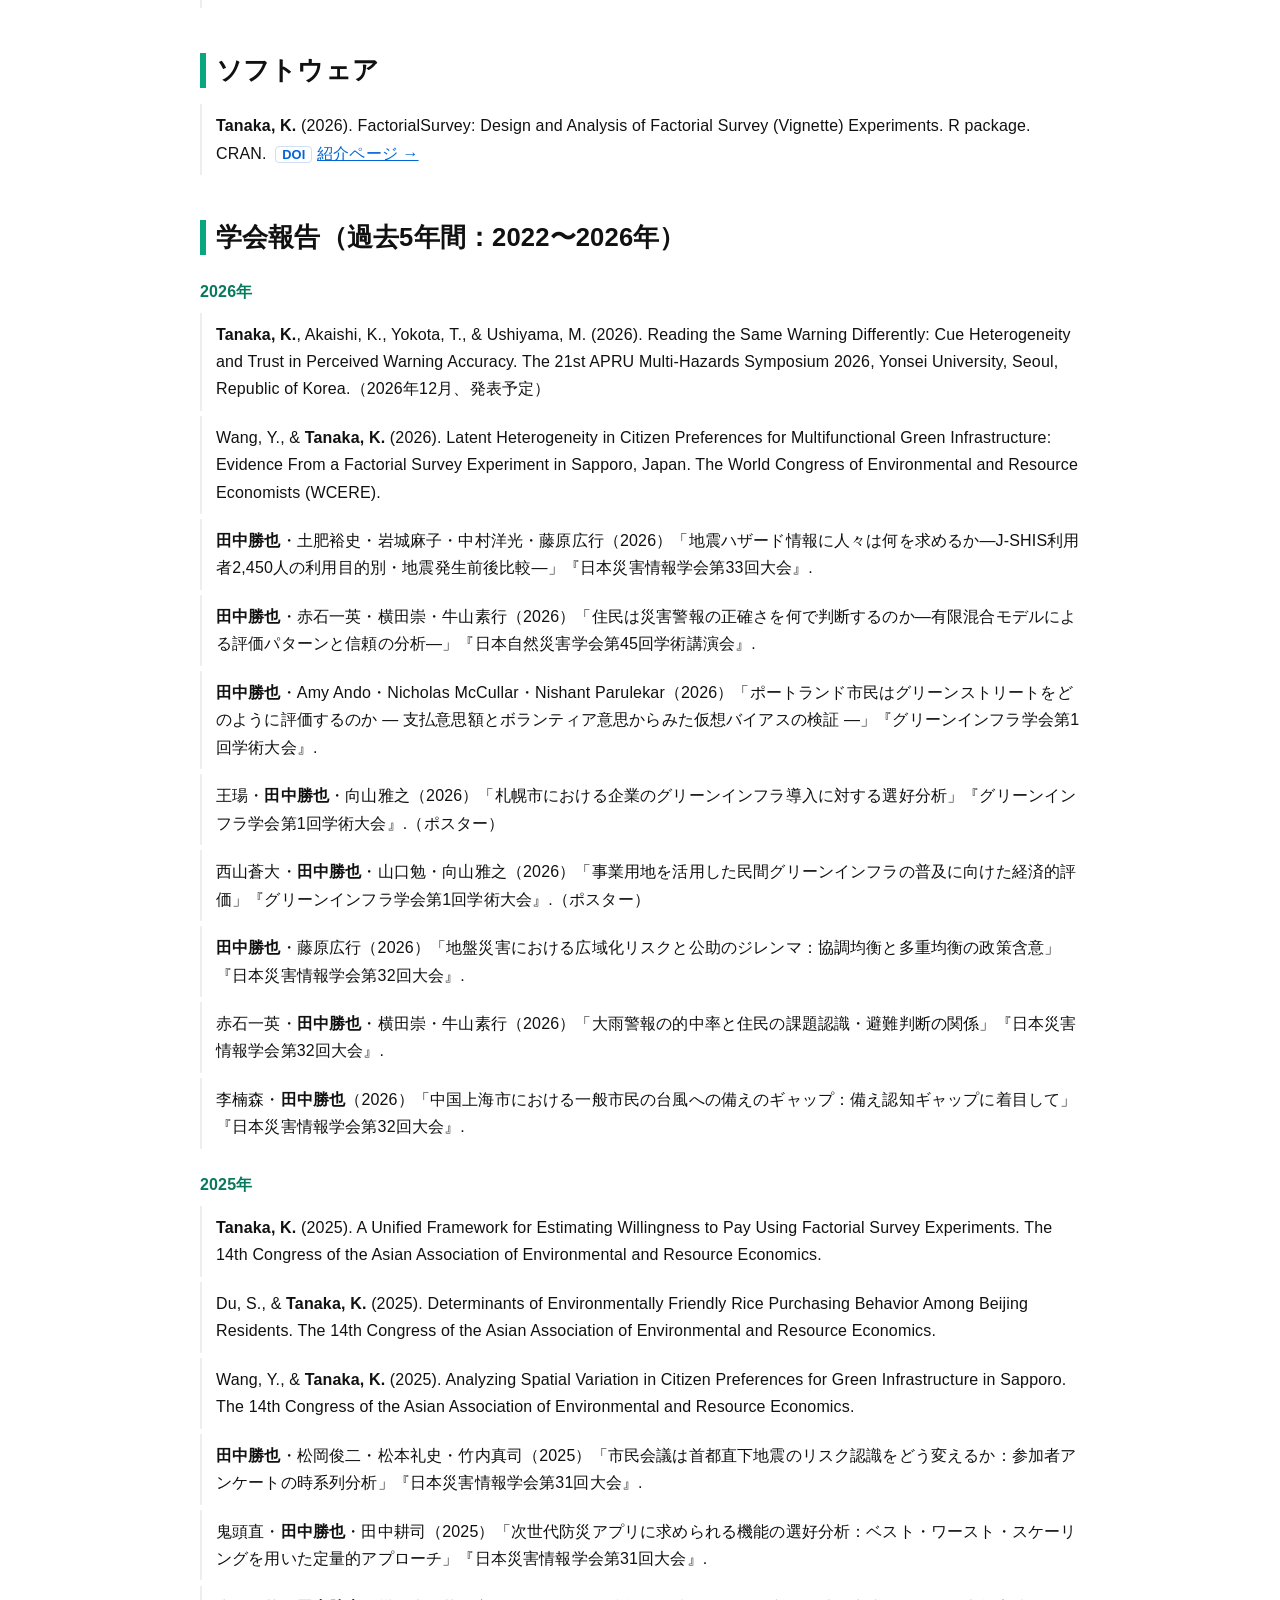
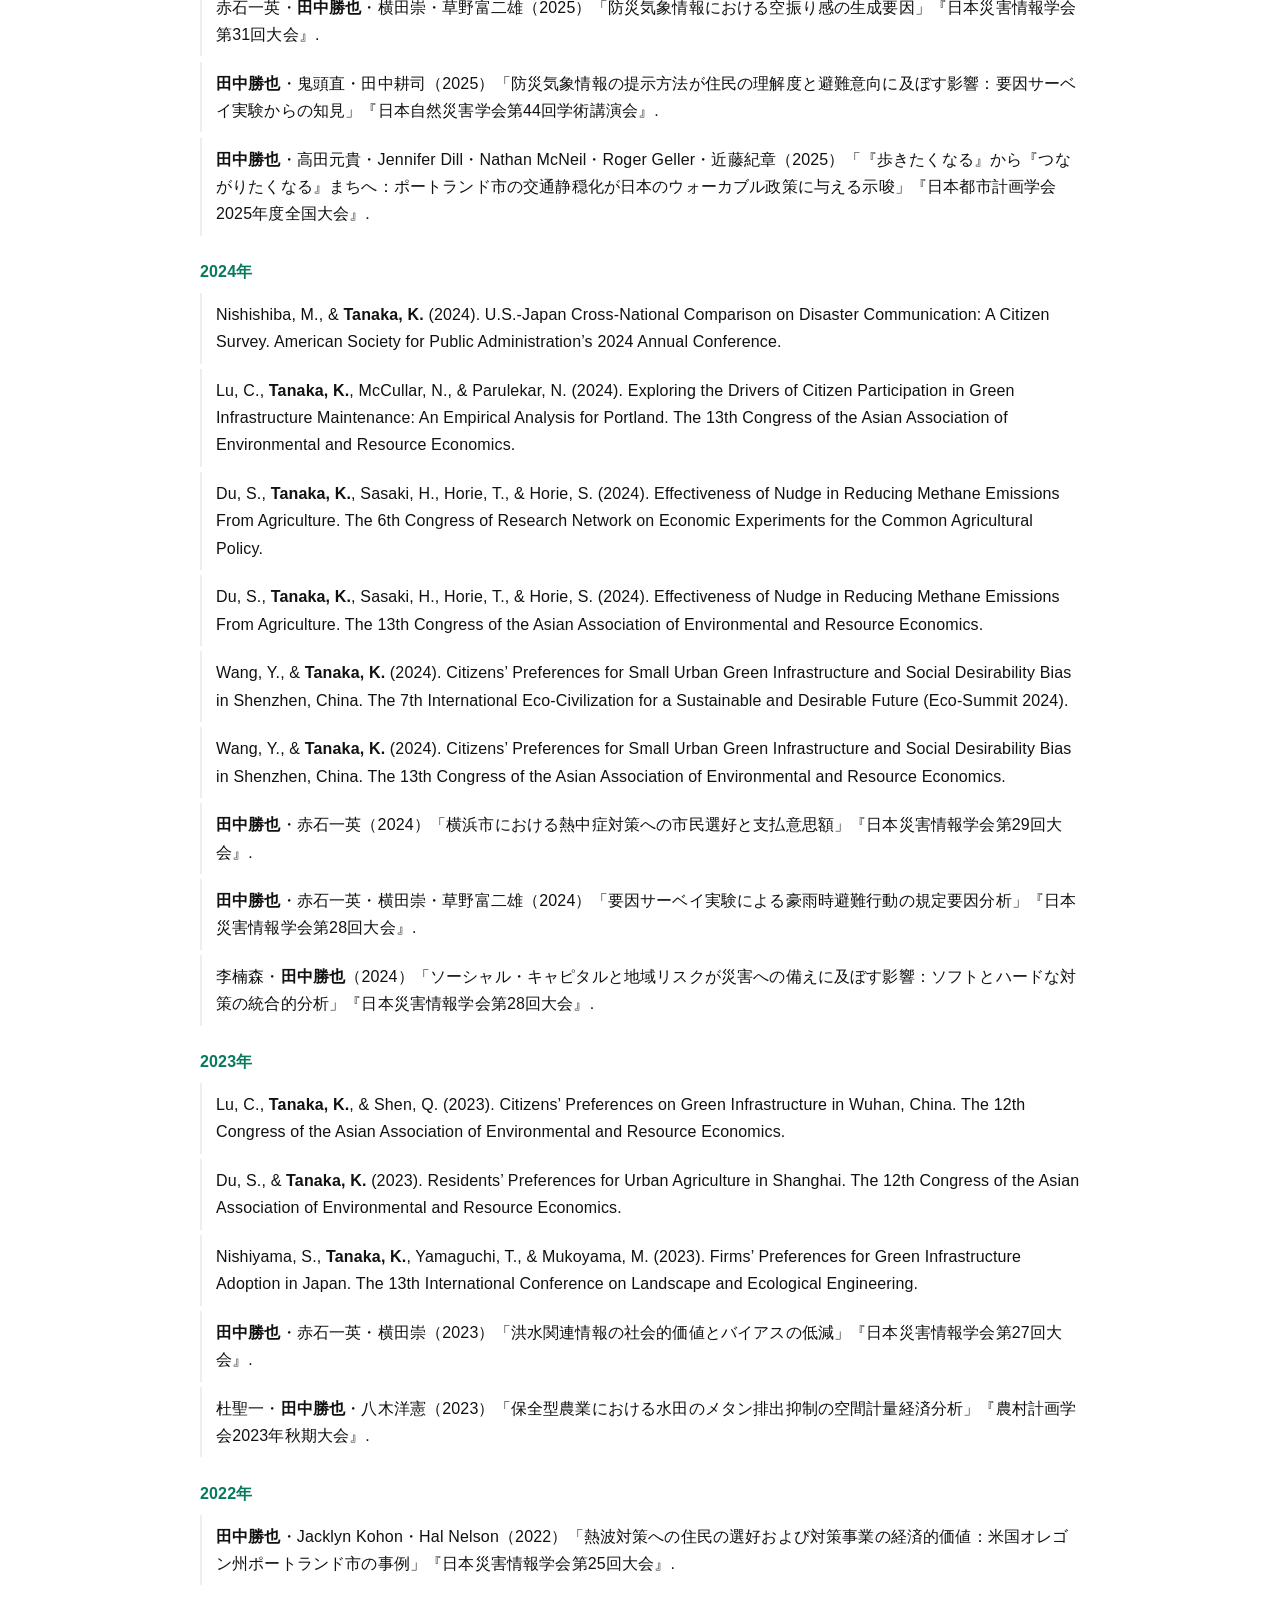
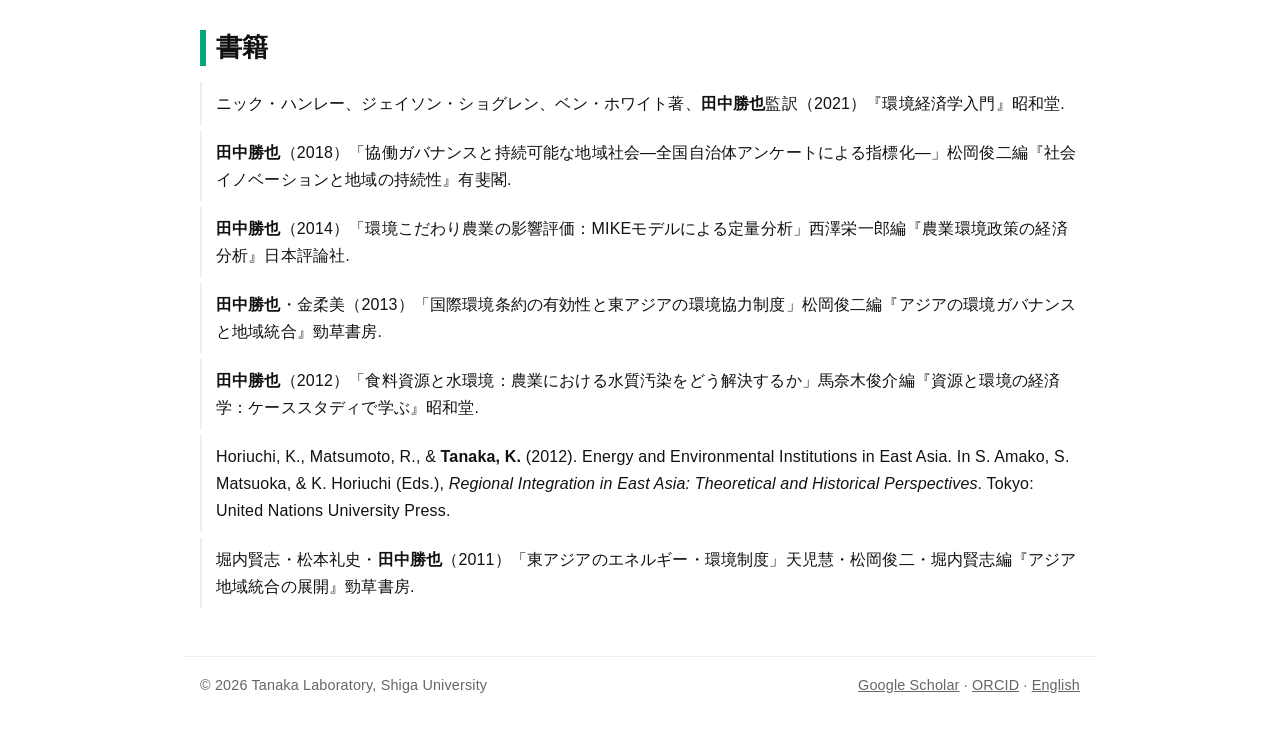
<file: pub.html>
<!DOCTYPE html>
<html lang="ja">
<head>
<meta charset="utf-8"/>
<meta content="width=device-width, initial-scale=1" name="viewport"/>
<title>研究業績｜田中勝也研究室</title>
<meta content="田中勝也研究室の研究業績一覧。ワーキングペーパー、査読付論文、学会報告、書籍を掲載しています。" name="description"/>
<link href="style.css" rel="stylesheet"/>
<link rel="icon" href="favicon.svg" type="image/svg+xml"/>
<link rel="icon" href="favicon-32.png" sizes="32x32" type="image/png"/>
<link rel="apple-touch-icon" href="apple-touch-icon.png"/>
<meta property="og:title" content="研究業績｜田中勝也研究室"/>
<meta property="og:description" content="田中勝也研究室の研究業績一覧。ワーキングペーパー、査読付論文、学会報告、書籍を掲載しています。"/>
<meta property="og:url" content="https://tanakak.github.io/pub.html"/>
<meta property="og:image" content="https://tanakak.github.io/ogp.png"/>
<meta property="og:type" content="article"/>
<meta property="og:site_name" content="田中勝也研究室"/>
<meta property="og:locale" content="ja_JP"/>
<meta name="twitter:card" content="summary_large_image"/>
<link rel="canonical" href="https://tanakak.github.io/pub.html"/>
</head>
<body>

<header>
  <p class="brand"><a href="index.html">田中勝也研究室</a></p>
  <p class="tagline">環境経済学 × 気候・災害リスク × データサイエンス</p>
</header>

<nav>
  <a href="index.html">ホーム</a>
  <a href="research.html">研究紹介</a>
  <a href="members.html">メンバー</a>
  <a href="pub.html" class="active" aria-current="page">研究業績</a>
  <a href="funding.html">外部資金</a>
  <a href="fs.html">FactorialSurvey</a>
  <a href="https://note.com/tanakak_lab" rel="noopener" target="_blank">研究室ブログ ↗</a>
  <a class="lang" href="en.html">English</a>
</nav>

<main>

<h1 class="page-title">研究業績</h1>
<p class="muted">最新の被引用情報は <a href="https://scholar.google.com/citations?user=ZWzGPJcAAAAJ&amp;hl=ja" rel="noopener" target="_blank">Google Scholar</a> もご覧ください。</p>
<div class="toc">
  <a href="#workingpapers">ワーキングペーパー<span class="count">（4）</span></a>
  <a href="#papers">査読付論文<span class="count">（66）</span></a>
  <a href="#software">ソフトウェア<span class="count">（1）</span></a>
  <a href="#presentations">学会報告<span class="count">（33）</span></a>
  <a href="#books">書籍<span class="count">（7）</span></a>
</div>

<section id="workingpapers">
<h2>ワーキングペーパー（投稿中論文）</h2>
<ul class="pubs">
  <li><span class="me">Tanaka, K.</span>, &amp; Nishishiba, M. (2026). Beyond Information Delivery: Communication Effectiveness, Risk Perception, and Earthquake Preparedness in Portland, Oregon. <a class="doi" href="https://ssrn.com/abstract=6864548" rel="noopener" target="_blank">SSRN</a></li>
  <li>Kondo, N., &amp; <span class="me">Tanaka, K.</span> (2026). Strategic Bundling and Political Feasibility: A User-Segmented Valuation of Multimodal Street Redesign. <a class="doi" href="https://ssrn.com/abstract=6025935" rel="noopener" target="_blank">SSRN</a></li>
  <li><span class="me">Tanaka, K.</span>, Takada, G., Dill, J., McNeil, N., Geller, R., &amp; Kondo, N. (2025). Green Streets, Stronger Bonds: Causal Evidence on How Sustainable Transport Infrastructure Builds Urban Resilience. <a class="doi" href="https://ssrn.com/abstract=5736387" rel="noopener" target="_blank">SSRN</a></li>
  <li><span class="me">Tanaka, K.</span> (2025). A Unified Framework for Estimating Willingness to Pay Using Factorial Survey Experiments. <a class="doi" href="https://dx.doi.org/10.2139/ssrn.5238343" rel="noopener" target="_blank">SSRN</a></li>
</ul>
</section>

<section id="papers">
<h2>査読付論文</h2>
<p class="year">2027年</p>
<ul class="pubs">
  <li><span class="me">Tanaka, K.</span>, Dill, J., McNeil, N., Geller, R., &amp; Kondo, N. (2027). What Are Safer Streets Worth? Bridging Resident Preferences and Policy Design in Traffic Calming. <em>Transportation Research Part A: Policy and Practice</em>, 215, 105293. <a class="doi" href="https://doi.org/10.1016/j.tra.2026.105293" rel="noopener" target="_blank">DOI</a></li>
</ul>
<p class="year">2026年</p>
<ul class="pubs">
  <li>李楠森・<span class="me">田中勝也</span>（2026）「ハザード区域への該当と住民の地域防災評価―ソフト・ハードな備えに対する認識に着目して―」『環境情報科学学術研究論文集』40.（掲載予定）</li>
  <li><span class="me">Tanaka, K.</span>, Akaishi, K., Yokota, T., &amp; Kusano, F. (2026). Crossing the Behavioral Threshold: Social Amplification and Climate Risk Management in Urban Flood Evacuation. <em>Climate Risk Management</em>, 54, 100901. <a class="doi" href="https://doi.org/10.1016/j.crm.2026.100901" rel="noopener" target="_blank">DOI</a></li>
  <li>王瑒・<span class="me">田中勝也</span>・向山雅之（2026）「札幌市における企業のグリーンインフラ導入に対する選好分析」『都市計画論文集』61(3), 840–847. <a class="doi" href="https://doi.org/10.11361/journalcpij.61.840" rel="noopener" target="_blank">DOI</a></li>
  <li><span class="me">Tanaka, K.</span>, &amp; Akaishi, K. (2026). Survival First: How Citizens Prioritize Competing Climate-Health Risk Countermeasures Under Fiscal Constraints. <em>Risk Analysis</em>, 46(8), e70315. <a class="doi" href="https://doi.org/10.1111/risa.70315" rel="noopener" target="_blank">DOI</a></li>
  <li><span class="me">田中勝也</span>・松本礼史・竹内真司・松岡俊二（2026）「災害リスクの不確実性と市民意識の変容プロセス ― 首都直下地震を考える市民会議における6時点パネルデータの縦断的分析 ―」『災害情報』24(2), 253–263.</li>
  <li>Du, S., <span class="me">Tanaka, K.</span>, Sasaki, H., Horie, T., &amp; Horie, S. (2026). Promoting Methane Reductions Through Behavioural Nudges and Informational Boosts: A Field Choice Experiment in Japanese Rice Farming. <em>Journal of Agricultural Economics</em>, 77(2), 677–698. <a class="doi" href="https://doi.org/10.1111/1477-9552.70038" rel="noopener" target="_blank">DOI</a></li>
  <li>Han, J., Kim, Y., &amp; <span class="me">Tanaka, K.</span> (2026). The Role of Green Infrastructure in Enhancing Flood Resilience: A Spatial Perspective. <em>Environmental Management</em>, 76, 169. <a class="doi" href="https://doi.org/10.1007/s00267-026-02470-9" rel="noopener" target="_blank">DOI</a></li>
  <li><span class="me">Tanaka, K.</span>, Kito, T., &amp; Tanaka, K. (2026). When Flood Warnings Fail: Psychological Predictors of Information Clarity and Evacuation Intention. <em>International Journal of Disaster Risk Reduction</em>, 137, 106075. <a class="doi" href="https://doi.org/10.1016/j.ijdrr.2026.106075" rel="noopener" target="_blank">DOI</a></li>
  <li>上田一慶・<span class="me">田中勝也</span>（2026）「歩道空間の利便性および快適性の改善に向けた住民選好の分析―横浜市を対象として」『都市計画論文集』61(1), 9–16.</li>
  <li>Wang, N., Liu, H., Qi, G., Hua, W., <span class="me">Tanaka, K.</span>, Li, X., Zhang, Y., Wang, Y., Lu, H., &amp; Luo, L. (2026). How to Motivate Green Action Among Small Farmers: Evidence From China. <em>Sustainability</em>, 18(3), 1669. <a class="doi" href="https://doi.org/10.3390/su18031669" rel="noopener" target="_blank">DOI</a></li>
  <li><span class="me">Tanaka, K.</span>, Kito, T., &amp; Tanaka, K. (2026). Who Pays for Preparedness? Valuing Disaster App Features Through a Factorial Survey Experiment in Flood-Prone Communities. <em>International Journal of Disaster Risk Reduction</em>, 133, 105933. <a class="doi" href="https://doi.org/10.1016/j.ijdrr.2025.105933" rel="noopener" target="_blank">DOI</a></li>
</ul>
<p class="year">2025年</p>
<ul class="pubs">
  <li><span class="me">Tanaka, K.</span>, Akaishi, K., &amp; Yokota, T. (2025). Public Preferences for Flood Warning Improvements: An Inferred Valuation Approach Addressing Social Desirability Bias. <em>International Journal of Disaster Risk Reduction</em>, 126, 105571. <a class="doi" href="https://doi.org/10.1016/j.ijdrr.2025.105571" rel="noopener" target="_blank">DOI</a></li>
  <li>Du, S., <span class="me">Tanaka, K.</span>, &amp; Yagi, H. (2025). Farmers’ Adoption of Water Management Practice for Methane Reduction in Rice Paddies: A Spatial Analysis in Shiga, Japan. <em>Sustainability</em>, 17(8), 3468. <a class="doi" href="https://doi.org/10.3390/su17083468" rel="noopener" target="_blank">DOI</a></li>
</ul>
<p class="year">2024年</p>
<ul class="pubs">
  <li>Lu, C., <span class="me">Tanaka, K.</span>, &amp; Shen, Q. (2024). Residents’ Preferences on Green Infrastructure in Wuhan, China. <em>Sustainability</em>, 16(23), 10303. <a class="doi" href="https://doi.org/10.3390/su162310303" rel="noopener" target="_blank">DOI</a></li>
  <li>Yagi, H., <span class="me">Tanaka, K.</span>, Fujii, Y., &amp; Inoue, N. (2024). Stakeholder Management and Organizational Form of Arable Farms: A Comparison of Paddy Farm Corporations in Japan. <em>International Food and Agribusiness Management Review</em>, 27(4), 671–688. <a class="doi" href="https://doi.org/10.22434/ifamr2022.0005" rel="noopener" target="_blank">DOI</a></li>
  <li>Du, S., &amp; <span class="me">Tanaka, K.</span> (2024). Residents’ Preferences for Urban Agriculture in Shanghai. <em>Heliyon</em>, 10(10), e30974. <a class="doi" href="https://doi.org/10.1016/j.heliyon.2024.e30974" rel="noopener" target="_blank">DOI</a></li>
  <li>Kohon, J., <span class="me">Tanaka, K.</span>, Himes, D., Toda, E., Carder, P., &amp; Carlson, B. (2024). Extreme Heat Vulnerability Among Older Adults: A Multi-Level Risk Index for Portland, Oregon. <em>The Gerontologist</em>, 64(3), gnad074. <a class="doi" href="https://doi.org/10.1093/geront/gnad074" rel="noopener" target="_blank">DOI</a></li>
  <li>Carlson, B., Kohon, J. N., Carder, P. C., Himes, D., Toda, E., &amp; <span class="me">Tanaka, K.</span> (2024). Climate Change Policies and Older Adults: An Analysis of States’ Climate Adaptation Plans. <em>The Gerontologist</em>, 64(3), gnad077. <a class="doi" href="https://doi.org/10.1093/geront/gnad077" rel="noopener" target="_blank">DOI</a></li>
</ul>
<p class="year">2023年</p>
<ul class="pubs">
  <li>近藤紀章・<span class="me">田中勝也</span>（2023）「まちづくり意識に対する住民の主観評価と推論評価の比較」『都市計画論文集』58(3), 555–561. <a class="doi" href="https://doi.org/10.11361/journalcpij.58.555" rel="noopener" target="_blank">DOI</a></li>
  <li>Kim, Y., <span class="me">Tanaka, K.</span>, &amp; Perrings, C. (2023). The Impact of International Conservation Agreements on Protected Areas: Empirical Findings From the Convention on Biological Diversity Using Causal Inference. <em>Environmental Management</em>, 72(1), 203–218. <a class="doi" href="https://doi.org/10.1007/s00267-023-01818-9" rel="noopener" target="_blank">DOI</a></li>
</ul>
<p class="year">2022年</p>
<ul class="pubs">
  <li>近藤紀章・<span class="me">田中勝也</span>（2022）「生活道路の空間再編が交通静穏化と身体活動の促進に与える影響」『都市計画論文集』57(3), 1295–1300. <a class="doi" href="https://doi.org/10.11361/journalcpij.57.1295" rel="noopener" target="_blank">DOI</a></li>
  <li><span class="me">Tanaka, K.</span>, Nelson, H., McCullar, N., &amp; Parulekar, N. (2022). Citizens’ Preferences on Green Infrastructure Practices and Their Enhancement in Portland, Oregon. <em>Journal of Environmental Management</em>, 318, 115415. <a class="doi" href="https://doi.org/10.1016/j.jenvman.2022.115415" rel="noopener" target="_blank">DOI</a></li>
  <li><span class="me">Tanaka, K.</span>, Hanley, N., &amp; Kuhfuss, L. (2022). Farmers’ Preferences Toward an Outcome-Based Payment for Ecosystem Service Scheme in Japan. <em>Journal of Agricultural Economics</em>, 73(3), 720–738. <a class="doi" href="https://doi.org/10.1111/1477-9552.12478" rel="noopener" target="_blank">DOI</a></li>
  <li>Ismono, H., Arifin, B., <span class="me">Tanaka, K.</span>, &amp; Kada, R. (2022). Impacts of Coffee Agroforestry and Sustainability Certification on Farmers’ Livelihood in Sumatra-Indonesia. <em>Sustainability Science and Resources</em>, 2, 77–95. <a class="doi" href="https://doi.org/10.55168/ssr2809-6029.2022.2005" rel="noopener" target="_blank">DOI</a></li>
  <li>Wu, Z., Hua, W., Luo, L., &amp; <span class="me">Tanaka, K.</span> (2022). Technical Efficiency of Maize Production and Its Influencing Factors in the World’s Largest Groundwater Drop Funnel Area, China. <em>Agriculture</em>, 12(5), 649. <a class="doi" href="https://doi.org/10.3390/agriculture12050649" rel="noopener" target="_blank">DOI</a></li>
  <li>Qin, Z., <span class="me">Tanaka, K.</span>, &amp; Matsuoka, S. (2022). Regional Disparities in Bonding and Bridging Social Capital: An Empirical Study of Rural and Urban Japan. <em>International Journal of Japanese Sociology</em>, 31(1), 110–126. <a class="doi" href="https://doi.org/10.1111/ijjs.12130" rel="noopener" target="_blank">DOI</a></li>
</ul>
<p class="year">2021年</p>
<ul class="pubs">
  <li>近藤紀章・<span class="me">田中勝也</span>（2021）「COVID-19 pandemicがオレゴン州ポートランドのMobility Mixに与える影響」『環境情報科学論文集』35, 49–54. <a class="doi" href="https://doi.org/10.11492/ceispapers.ceis35.0_49" rel="noopener" target="_blank">DOI</a></li>
  <li>Takahashi, T., &amp; <span class="me">Tanaka, K.</span> (2021). Models Explaining the Levels of Forest Environmental Taxes and Other PES Schemes in Japan. <em>Forests</em>, 12(6), 685. <a class="doi" href="https://doi.org/10.3390/f12060685" rel="noopener" target="_blank">DOI</a></li>
</ul>
<p class="year">2020年以前</p>
<ul class="pubs">
  <li>Kim, Y., <span class="me">Tanaka, K.</span>, &amp; Matsuoka, S. (2020). Environmental and Economic Effectiveness of the Kyoto Protocol. <em>PLOS ONE</em>, 15(7), e0236299. <a class="doi" href="https://doi.org/10.1371/journal.pone.0236299" rel="noopener" target="_blank">DOI</a></li>
  <li>大西茂・<span class="me">田中勝也</span>（2020）「地場産農産物に対する消費者の選好」『農林業問題研究』56(2), 27–37.</li>
  <li>Samad, N. S. A., Abdul-Rahim, A. S., Mohd Yusof, M. J., &amp; <span class="me">Tanaka, K.</span> (2020). Assessing the Economic Value of Urban Green Spaces in Kuala Lumpur. <em>Environmental Science and Pollution Research</em>, 27(10), 10367–10390. <a class="doi" href="https://doi.org/10.1007/s11356-019-07593-7" rel="noopener" target="_blank">DOI</a></li>
  <li>大西茂・<span class="me">田中勝也</span>（2019）「エシカル消費としての地域農産物に対する消費者選好」『環境情報科学学術研究論文集』33, 163–168.</li>
  <li>近藤紀章・中野桂・<span class="me">田中勝也</span>（2019）「コミュニティへの関与実態と関与意向が居住地選好に与える影響」『環境情報科学学術研究論文集』33, 347–352.</li>
  <li>近藤紀章・中野桂・<span class="me">田中勝也</span>（2019）「社会属性と地域特性が将来居住地選択に与える影響に関する研究」『都市計画論文集』54(3), 766–771.</li>
  <li>薗巳晴・<span class="me">田中勝也</span>・柘植隆宏・大沼あゆみ（2019）「遺伝資源へのアクセスと利益配分（ABS）をめぐる法と経済」『環境経済・政策研究』12(2), 19–30.</li>
  <li><span class="me">田中勝也</span>（2019）「持続可能な農業農村における農業環境支払の役割と課題」『農村計画学会誌』38(2), 139–140.</li>
  <li>近藤紀章・中野桂・<span class="me">田中勝也</span>（2019）「生活意識構造の特性をふまえたペットの飼い主による社会参加の可能性」『土木学会論文集G（環境）』75(6), II_59–II_67.</li>
  <li><span class="me">田中勝也</span>・長廣修平（2019）「森林の生態系サービスの価値に対する主観評価と推論評価の比較」『環境経済・政策研究』12(1), 44–58.</li>
  <li>京井尋佑・<span class="me">田中勝也</span>（2019）「空間的自己相関を考慮した環境直接支払の採択要因」『土木学会論文集G（環境）』75(1), 20–29.</li>
  <li>Choi, A. S., Lee, C.-K., <span class="me">Tanaka, K.</span>, &amp; Hong, X. (2018). Value Spillovers From the Korean DMZ Areas and Social Desirability. <em>Journal of Behavioral and Experimental Economics</em>, 75, 95–104.</li>
  <li>Kim, Y., <span class="me">Tanaka, K.</span>, &amp; Ge, C. (2018). Estimating the Provincial Environmental Kuznets Curve in China: A Geographically Weighted Regression Approach. <em>Stochastic Environmental Research and Risk Assessment</em>, 32(7), 2147–2163.</li>
  <li>夏吾太・<span class="me">田中勝也</span>（2018）「環境直接支払制度の普及要因に関する都道府県別パネルデータ分析」『土木学会論文集G（環境）』74(3), 110–116.</li>
  <li>Nur Syafiqah, A. S., Abdul-Rahim, A. S., Mohd Johari, M. Y., &amp; <span class="me">Tanaka, K.</span> (2018). An Economic Valuation of Urban Green Spaces in Kuala Lumpur City. <em>Pertanika Journal of Social Sciences and Humanities</em>, 26(1), 469–490.</li>
  <li><span class="me">田中勝也</span>・中野桂・道上浩也（2018）「ソーシャル・キャピタルが地方創生に与える影響―市区町村GISデータによる空間計量経済分析―」『経済分析』197, 53–69.</li>
  <li>覃子懿・<span class="me">田中勝也</span>（2017）「日本におけるソーシャル・キャピタルの規定要因―ボンディング型とブリッジング型の比較」『環境情報科学学術研究論文集』31, 213–218.</li>
  <li>Kim, Y., <span class="me">Tanaka, K.</span>, &amp; Zhang, X. (2017). A Spatial Analysis of the Causal Factors Influencing China’s Air Pollution. <em>Asian Journal of Atmospheric Environment</em>, 11(3), 194–201.</li>
  <li>胡笳・<span class="me">田中勝也</span>・松岡俊二（2017）「日本のNPO活動水準を規定する組織要因と地域要因の分析」『ノンプロフィット・レビュー』17(1), 39–48.</li>
  <li>Kim, Y., <span class="me">Tanaka, K.</span>, &amp; Matsuoka, S. (2017). Institutional Mechanisms and the Consequences of International Environmental Agreements. <em>Global Environmental Politics</em>, 17(1), 77–98.</li>
  <li>Kada, R., Arifin, B., Ismono, H., &amp; <span class="me">Tanaka, K.</span> (2017). From Agroforestry to Coffee Certification: An Examination of Sustainability of Smallholder Farmers in Sekampung Watersheds, Sumatra-Indonesia. <em>Proceedings of the Asian Food Safety and Security Association Conference 2016</em>, 87–91.</li>
  <li>Cho, S., <span class="me">Tanaka, K.</span>, Wu, J., Roberts, R. K., &amp; Kim, T. (2016). Effects of Nuclear Power Plant Shutdowns on Electricity Consumption and Greenhouse Gas Emissions After the Tohoku Earthquake. <em>Energy Economics</em>, 55, 223–233.</li>
  <li>夏吾太・<span class="me">田中勝也</span>（2015）「中国の生態系サービス支払におけるスリップ効果―退耕還林政策の分析事例―」『土木学会論文集G（環境）』71(6), II_35–II_42.</li>
  <li><span class="me">田中勝也</span>（2015）「環境直接支払の費用対効果におけるターゲティング戦略の影響」『土木学会論文集G（環境）』71(3), 93–101.</li>
  <li>金柔美・<span class="me">田中勝也</span>・松岡俊二（2012）「国際環境レジームの有効性に関する定量分析：長距離越境大気汚染条約（LRTAP）を事例として」『環境情報科学学術研究論文集』26, 189–194.</li>
  <li><span class="me">田中勝也</span>・松岡俊二・Thi Thi Kinh（2012）「ミャンマーデルタ地帯における安全な飲料水の供給に向けた便益評価」『人間と環境』38(1), 7–12.</li>
  <li>Jago-on, K. A. B., Kaneko, S., Fujikura, R., Fujiwara, A., Imai, T., Matsumoto, T., Zhang, J., Tanikawa, H., <span class="me">Tanaka, K.</span>, Lee, B., &amp; Taniguchi, M. (2009). Urbanization and Subsurface Environmental Issues: An Attempt at DPSIR Model Application in Asian Cities. <em>Science of the Total Environment</em>, 407(9), 3089–3104.</li>
  <li>Matsuoka, S., Murakami, K., Aoyama, N., Takahashi, Y., &amp; <span class="me">Tanaka, K.</span> (2008). Capacity Development and Social Capacity Assessment (SCA). <em>Japanese Journal of Evaluation Studies</em>, 8(2), 3–23.</li>
  <li>Watanabe, M., &amp; <span class="me">Tanaka, K.</span> (2007). Efficiency Analysis of Chinese Industry: A Directional Distance Function Approach. <em>Energy Policy</em>, 35(12), 6323–6331.</li>
  <li>小松悟・松岡俊二・<span class="me">田中勝也</span>（2007）「モンゴルにおける井戸供給改善を通じた牧草地保全の便益推計」『環境システム研究論文集』35, 191–198.</li>
  <li>Jannah, N., <span class="me">Tanaka, K.</span>, &amp; Matsuoka, S. (2007). Firms’ Environmental Compliance and Capacity Development: Empirical Findings From the Environmental Performance Rating Program (PROPER) in Indonesia. <em>Journal of Environmental Information Science</em>, 35(5), 1–10.</li>
  <li><span class="me">田中勝也</span>（2006）「環境税による農業汚染の軽減効果：硝酸性窒素の表層流出における統合モデル分析」『環境システム研究論文集』34, 221–226.</li>
  <li>Toyota, T., Kaneko, S., &amp; <span class="me">Tanaka, K.</span> (2005). Fertilizer Efficiency in China’s Agriculture: Crop-Specific Stochastic Frontier Approach. <em>Environmental Systems Research</em>（環境システム研究論文集）, 33, 89–96.</li>
  <li>Wu, J., &amp; <span class="me">Tanaka, K.</span> (2005). Reducing Nitrogen Runoff From the Upper Mississippi River Basin to Control Hypoxia in the Gulf of Mexico: Easements or Taxes? <em>Marine Resource Economics</em>, 20(2), 121–144. <a class="doi" href="https://doi.org/10.1086/mre.20.2.42629465" rel="noopener" target="_blank">DOI</a></li>
  <li><span class="me">Tanaka, K.</span>, &amp; Wu, J. (2004). Evaluating the Effect of Conservation Policies on Agricultural Land Use: A Site-Specific Modeling Approach. <em>Canadian Journal of Agricultural Economics</em>, 52(3), 217–235.</li>
  <li>Kaneko, S., <span class="me">Tanaka, K.</span>, Toyota, T., &amp; Managi, S. (2004). Water Efficiency of Agricultural Production in China: Regional Comparison From 1999 to 2002. <em>International Journal of Agricultural Resources, Governance and Ecology</em>, 3(3/4), 231–251.</li>
  <li>Wu, J., Adams, R. M., Kling, C. L., &amp; <span class="me">Tanaka, K.</span> (2004). From Microlevel Decisions to Landscape Changes: An Assessment of Agricultural Conservation Policies. <em>American Journal of Agricultural Economics</em>, 86(1), 26–41.</li>
</ul>
</section>

<section id="software">
<h2>ソフトウェア</h2>
<ul class="pubs">
  <li><span class="me">Tanaka, K.</span> (2026). FactorialSurvey: Design and Analysis of Factorial Survey (Vignette) Experiments. R package. CRAN. <a class="doi" href="https://doi.org/10.32614/CRAN.package.FactorialSurvey" rel="noopener" target="_blank">DOI</a> <a href="fs.html">紹介ページ →</a></li>
</ul>
</section>

<section id="presentations">
<h2>学会報告（過去5年間：2022〜2026年）</h2>
<p class="year">2026年</p>
<ul class="pubs">
  <li><span class="me">Tanaka, K.</span>, Akaishi, K., Yokota, T., &amp; Ushiyama, M. (2026). Reading the Same Warning Differently: Cue Heterogeneity and Trust in Perceived Warning Accuracy. The 21st APRU Multi-Hazards Symposium 2026, Yonsei University, Seoul, Republic of Korea.（2026年12月、発表予定）</li>
  <li>Wang, Y., &amp; <span class="me">Tanaka, K.</span> (2026). Latent Heterogeneity in Citizen Preferences for Multifunctional Green Infrastructure: Evidence From a Factorial Survey Experiment in Sapporo, Japan. The World Congress of Environmental and Resource Economists (WCERE).</li>
  <li><span class="me">田中勝也</span>・土肥裕史・岩城麻子・中村洋光・藤原広行（2026）「地震ハザード情報に人々は何を求めるか―J-SHIS利用者2,450人の利用目的別・地震発生前後比較―」『日本災害情報学会第33回大会』.</li>
  <li><span class="me">田中勝也</span>・赤石一英・横田崇・牛山素行（2026）「住民は災害警報の正確さを何で判断するのか―有限混合モデルによる評価パターンと信頼の分析―」『日本自然災害学会第45回学術講演会』.</li>
  <li><span class="me">田中勝也</span>・Amy Ando・Nicholas McCullar・Nishant Parulekar（2026）「ポートランド市民はグリーンストリートをどのように評価するのか ― 支払意思額とボランティア意思からみた仮想バイアスの検証 ―」『グリーンインフラ学会第1回学術大会』.</li>
  <li>王瑒・<span class="me">田中勝也</span>・向山雅之（2026）「札幌市における企業のグリーンインフラ導入に対する選好分析」『グリーンインフラ学会第1回学術大会』.（ポスター）</li>
  <li>西山蒼大・<span class="me">田中勝也</span>・山口勉・向山雅之（2026）「事業用地を活用した民間グリーンインフラの普及に向けた経済的評価」『グリーンインフラ学会第1回学術大会』.（ポスター）</li>
  <li><span class="me">田中勝也</span>・藤原広行（2026）「地盤災害における広域化リスクと公助のジレンマ：協調均衡と多重均衡の政策含意」『日本災害情報学会第32回大会』.</li>
  <li>赤石一英・<span class="me">田中勝也</span>・横田崇・牛山素行（2026）「大雨警報の的中率と住民の課題認識・避難判断の関係」『日本災害情報学会第32回大会』.</li>
  <li>李楠森・<span class="me">田中勝也</span>（2026）「中国上海市における一般市民の台風への備えのギャップ：備え認知ギャップに着目して」『日本災害情報学会第32回大会』.</li>
</ul>
<p class="year">2025年</p>
<ul class="pubs">
  <li><span class="me">Tanaka, K.</span> (2025). A Unified Framework for Estimating Willingness to Pay Using Factorial Survey Experiments. The 14th Congress of the Asian Association of Environmental and Resource Economics.</li>
  <li>Du, S., &amp; <span class="me">Tanaka, K.</span> (2025). Determinants of Environmentally Friendly Rice Purchasing Behavior Among Beijing Residents. The 14th Congress of the Asian Association of Environmental and Resource Economics.</li>
  <li>Wang, Y., &amp; <span class="me">Tanaka, K.</span> (2025). Analyzing Spatial Variation in Citizen Preferences for Green Infrastructure in Sapporo. The 14th Congress of the Asian Association of Environmental and Resource Economics.</li>
  <li><span class="me">田中勝也</span>・松岡俊二・松本礼史・竹内真司（2025）「市民会議は首都直下地震のリスク認識をどう変えるか：参加者アンケートの時系列分析」『日本災害情報学会第31回大会』.</li>
  <li>鬼頭直・<span class="me">田中勝也</span>・田中耕司（2025）「次世代防災アプリに求められる機能の選好分析：ベスト・ワースト・スケーリングを用いた定量的アプローチ」『日本災害情報学会第31回大会』.</li>
  <li>赤石一英・<span class="me">田中勝也</span>・横田崇・草野富二雄（2025）「防災気象情報における空振り感の生成要因」『日本災害情報学会第31回大会』.</li>
  <li><span class="me">田中勝也</span>・鬼頭直・田中耕司（2025）「防災気象情報の提示方法が住民の理解度と避難意向に及ぼす影響：要因サーベイ実験からの知見」『日本自然災害学会第44回学術講演会』.</li>
  <li><span class="me">田中勝也</span>・高田元貴・Jennifer Dill・Nathan McNeil・Roger Geller・近藤紀章（2025）「『歩きたくなる』から『つながりたくなる』まちへ：ポートランド市の交通静穏化が日本のウォーカブル政策に与える示唆」『日本都市計画学会2025年度全国大会』.</li>
</ul>
<p class="year">2024年</p>
<ul class="pubs">
  <li>Nishishiba, M., &amp; <span class="me">Tanaka, K.</span> (2024). U.S.-Japan Cross-National Comparison on Disaster Communication: A Citizen Survey. American Society for Public Administration’s 2024 Annual Conference.</li>
  <li>Lu, C., <span class="me">Tanaka, K.</span>, McCullar, N., &amp; Parulekar, N. (2024). Exploring the Drivers of Citizen Participation in Green Infrastructure Maintenance: An Empirical Analysis for Portland. The 13th Congress of the Asian Association of Environmental and Resource Economics.</li>
  <li>Du, S., <span class="me">Tanaka, K.</span>, Sasaki, H., Horie, T., &amp; Horie, S. (2024). Effectiveness of Nudge in Reducing Methane Emissions From Agriculture. The 6th Congress of Research Network on Economic Experiments for the Common Agricultural Policy.</li>
  <li>Du, S., <span class="me">Tanaka, K.</span>, Sasaki, H., Horie, T., &amp; Horie, S. (2024). Effectiveness of Nudge in Reducing Methane Emissions From Agriculture. The 13th Congress of the Asian Association of Environmental and Resource Economics.</li>
  <li>Wang, Y., &amp; <span class="me">Tanaka, K.</span> (2024). Citizens’ Preferences for Small Urban Green Infrastructure and Social Desirability Bias in Shenzhen, China. The 7th International Eco-Civilization for a Sustainable and Desirable Future (Eco-Summit 2024).</li>
  <li>Wang, Y., &amp; <span class="me">Tanaka, K.</span> (2024). Citizens’ Preferences for Small Urban Green Infrastructure and Social Desirability Bias in Shenzhen, China. The 13th Congress of the Asian Association of Environmental and Resource Economics.</li>
  <li><span class="me">田中勝也</span>・赤石一英（2024）「横浜市における熱中症対策への市民選好と支払意思額」『日本災害情報学会第29回大会』.</li>
  <li><span class="me">田中勝也</span>・赤石一英・横田崇・草野富二雄（2024）「要因サーベイ実験による豪雨時避難行動の規定要因分析」『日本災害情報学会第28回大会』.</li>
  <li>李楠森・<span class="me">田中勝也</span>（2024）「ソーシャル・キャピタルと地域リスクが災害への備えに及ぼす影響：ソフトとハードな対策の統合的分析」『日本災害情報学会第28回大会』.</li>
</ul>
<p class="year">2023年</p>
<ul class="pubs">
  <li>Lu, C., <span class="me">Tanaka, K.</span>, &amp; Shen, Q. (2023). Citizens’ Preferences on Green Infrastructure in Wuhan, China. The 12th Congress of the Asian Association of Environmental and Resource Economics.</li>
  <li>Du, S., &amp; <span class="me">Tanaka, K.</span> (2023). Residents’ Preferences for Urban Agriculture in Shanghai. The 12th Congress of the Asian Association of Environmental and Resource Economics.</li>
  <li>Nishiyama, S., <span class="me">Tanaka, K.</span>, Yamaguchi, T., &amp; Mukoyama, M. (2023). Firms’ Preferences for Green Infrastructure Adoption in Japan. The 13th International Conference on Landscape and Ecological Engineering.</li>
  <li><span class="me">田中勝也</span>・赤石一英・横田崇（2023）「洪水関連情報の社会的価値とバイアスの低減」『日本災害情報学会第27回大会』.</li>
  <li>杜聖一・<span class="me">田中勝也</span>・八木洋憲（2023）「保全型農業における水田のメタン排出抑制の空間計量経済分析」『農村計画学会2023年秋期大会』.</li>
</ul>
<p class="year">2022年</p>
<ul class="pubs">
  <li><span class="me">田中勝也</span>・Jacklyn Kohon・Hal Nelson（2022）「熱波対策への住民の選好および対策事業の経済的価値：米国オレゴン州ポートランド市の事例」『日本災害情報学会第25回大会』.</li>
</ul>
</section>

<section id="books">
<h2>書籍</h2>
<ul class="pubs">
  <li>ニック・ハンレー、ジェイソン・ショグレン、ベン・ホワイト著、<span class="me">田中勝也</span>監訳（2021）『環境経済学入門』昭和堂.</li>
  <li><span class="me">田中勝也</span>（2018）「協働ガバナンスと持続可能な地域社会―全国自治体アンケートによる指標化―」松岡俊二編『社会イノベーションと地域の持続性』有斐閣.</li>
  <li><span class="me">田中勝也</span>（2014）「環境こだわり農業の影響評価：MIKEモデルによる定量分析」西澤栄一郎編『農業環境政策の経済分析』日本評論社.</li>
  <li><span class="me">田中勝也</span>・金柔美（2013）「国際環境条約の有効性と東アジアの環境協力制度」松岡俊二編『アジアの環境ガバナンスと地域統合』勁草書房.</li>
  <li><span class="me">田中勝也</span>（2012）「食料資源と水環境：農業における水質汚染をどう解決するか」馬奈木俊介編『資源と環境の経済学：ケーススタディで学ぶ』昭和堂.</li>
  <li>Horiuchi, K., Matsumoto, R., &amp; <span class="me">Tanaka, K.</span> (2012). Energy and Environmental Institutions in East Asia. In S. Amako, S. Matsuoka, &amp; K. Horiuchi (Eds.), <em>Regional Integration in East Asia: Theoretical and Historical Perspectives</em>. Tokyo: United Nations University Press.</li>
  <li>堀内賢志・松本礼史・<span class="me">田中勝也</span>（2011）「東アジアのエネルギー・環境制度」天児慧・松岡俊二・堀内賢志編『アジア地域統合の展開』勁草書房.</li>
</ul>
</section>

</main>

<footer>
  <span>© 2026 Tanaka Laboratory, Shiga University</span>
  <span><a href="https://scholar.google.com/citations?user=ZWzGPJcAAAAJ&amp;hl=ja" rel="noopener" target="_blank">Google Scholar</a> · <a href="https://orcid.org/0000-0003-0455-0133" rel="noopener" target="_blank">ORCID</a> · <a href="en.html">English</a></span>
</footer>

<script data-goatcounter="https://tanakak.goatcounter.com/count" async src="https://gc.zgo.at/count.js"></script>
</body>
</html>
</file>
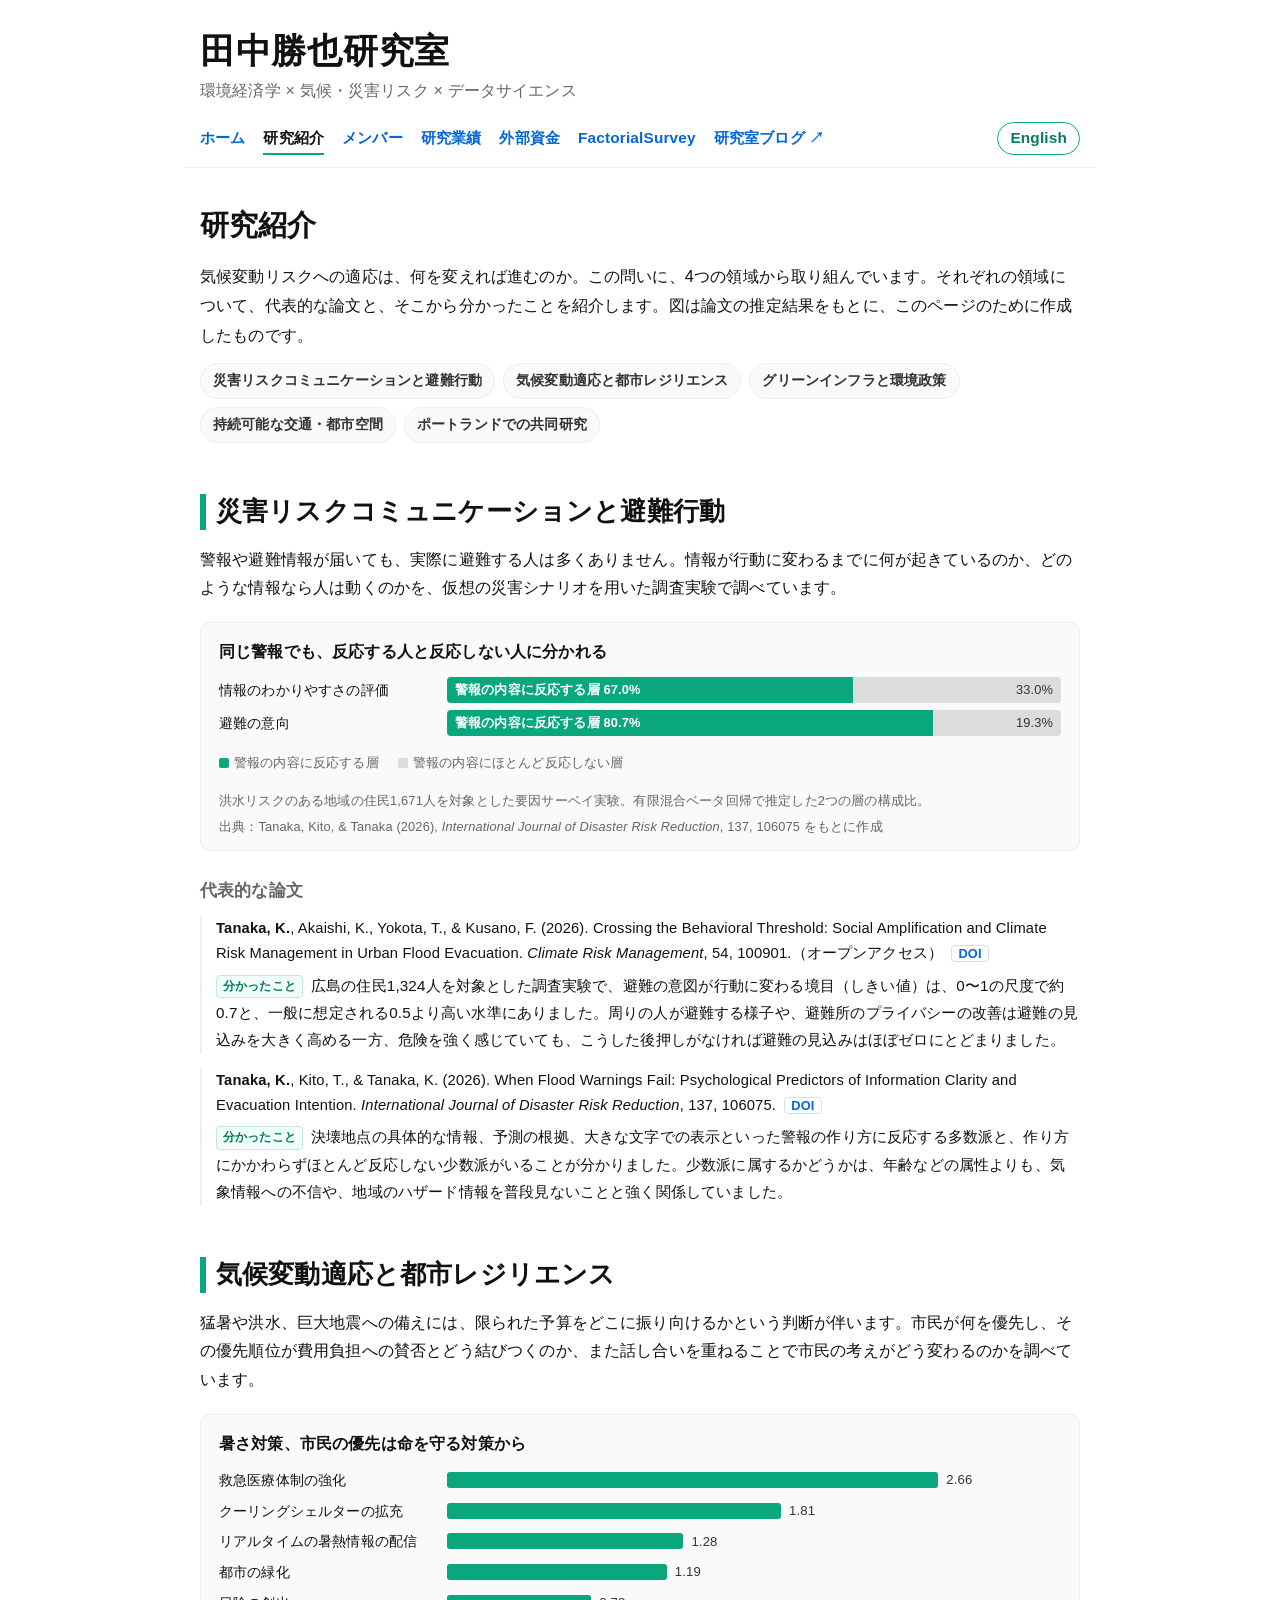
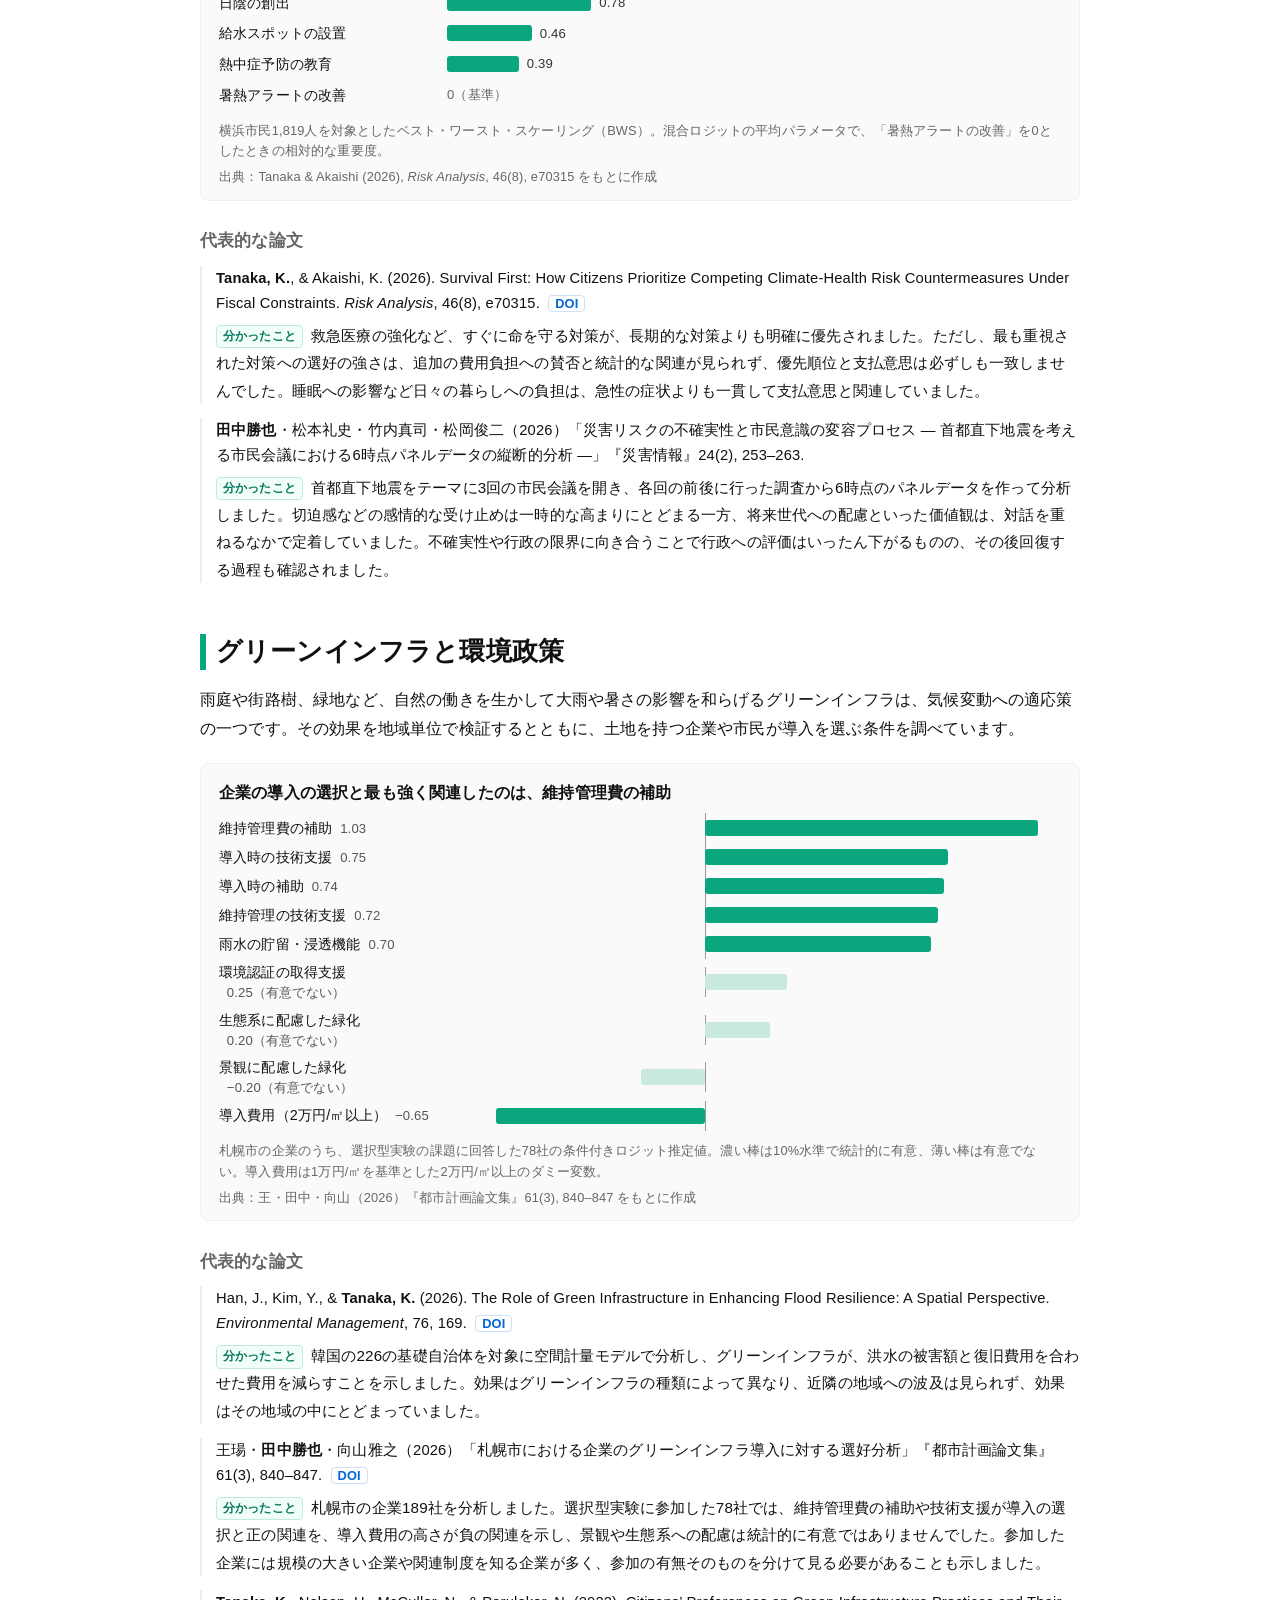
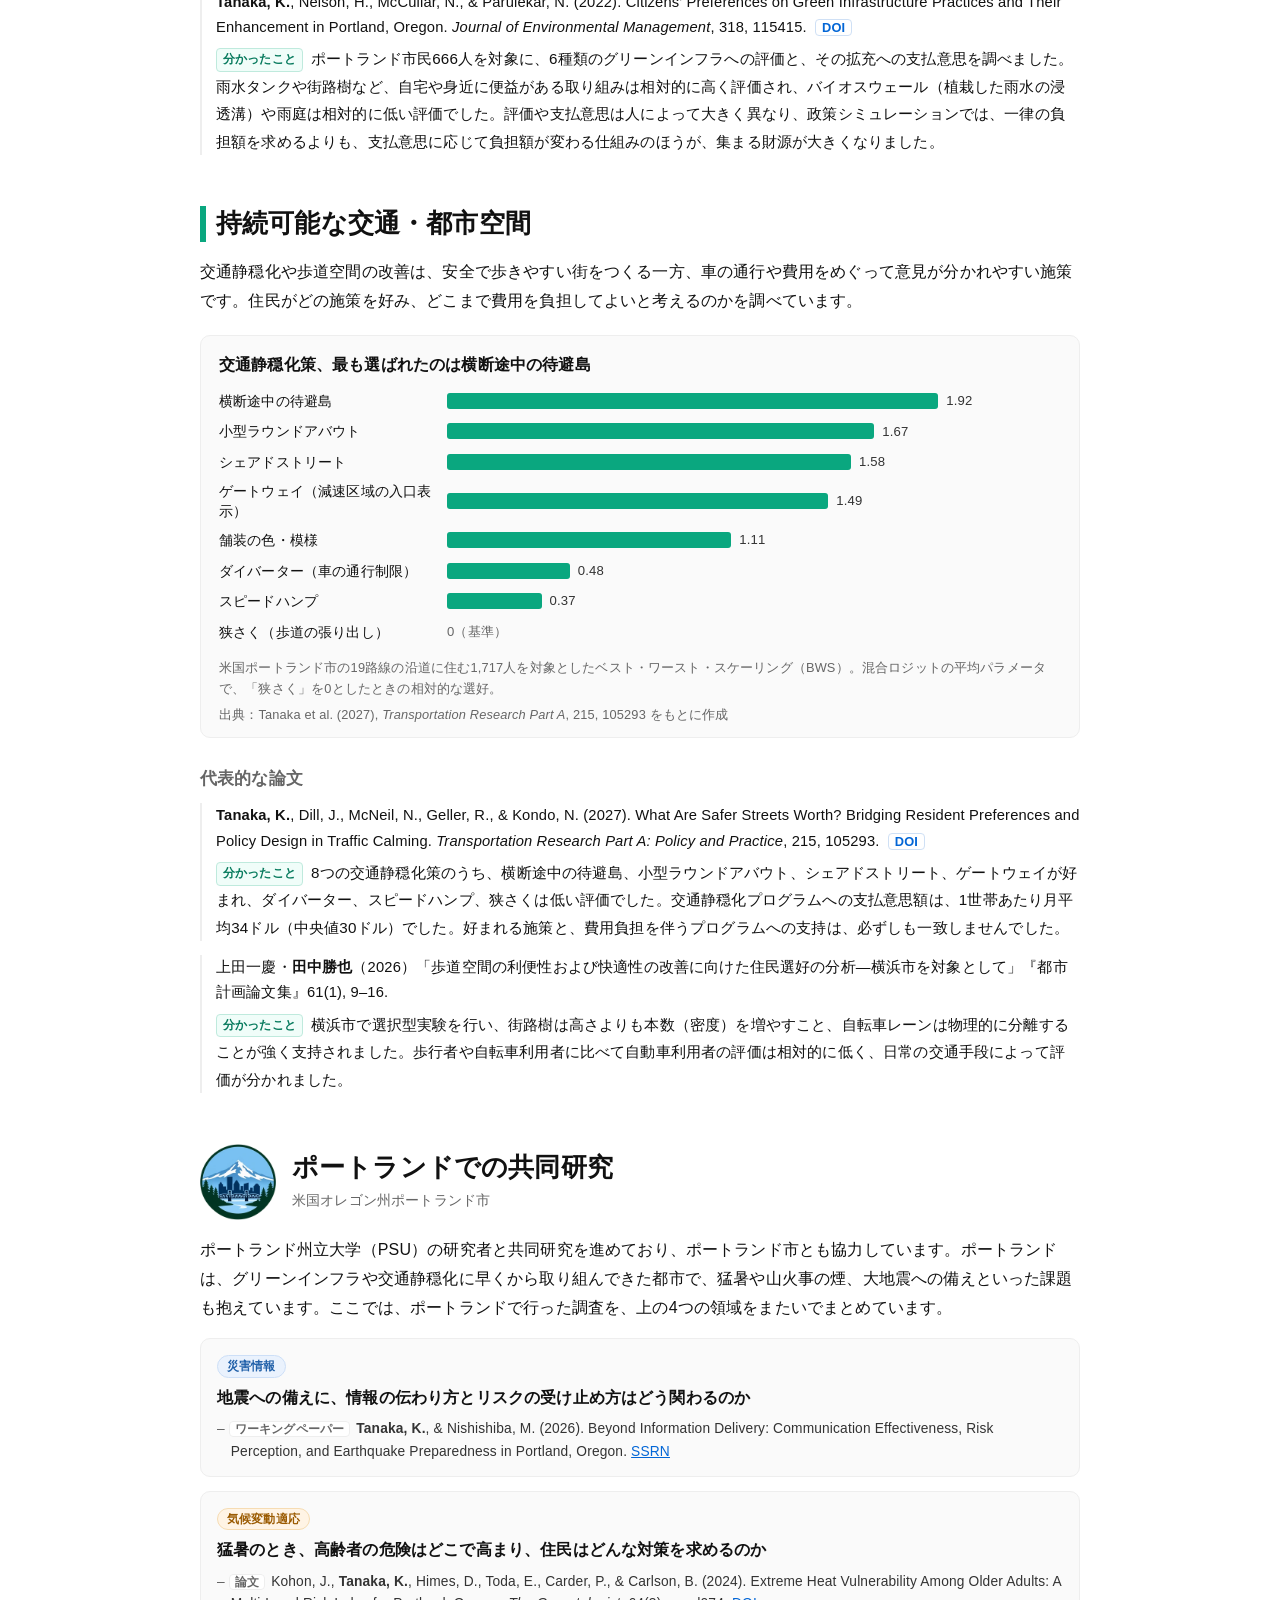
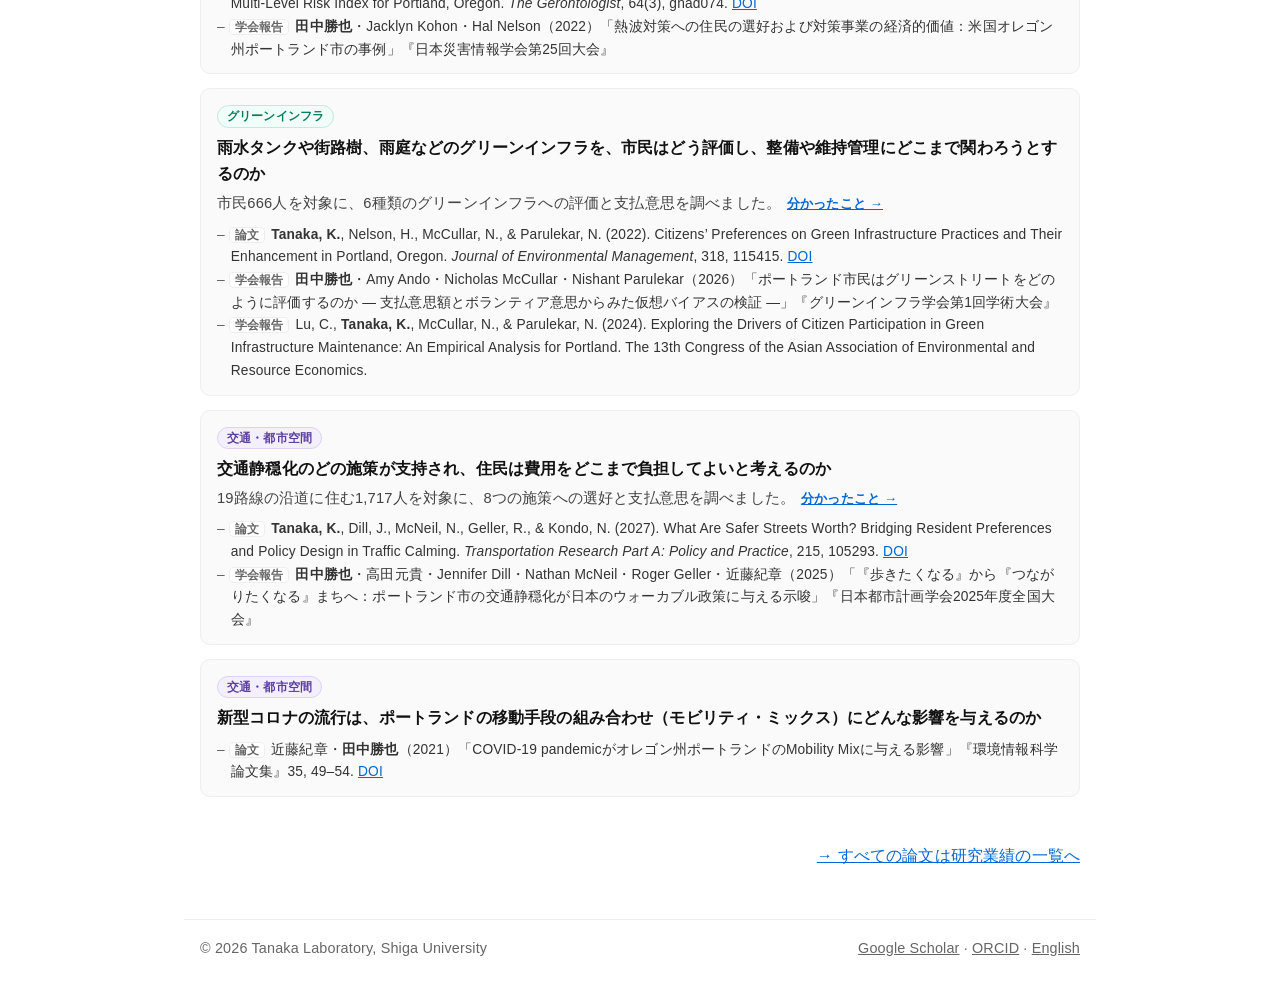
<file: research.html>
<!DOCTYPE html>
<html lang="ja">
<head>
<meta charset="utf-8"/>
<meta content="width=device-width, initial-scale=1" name="viewport"/>
<title>研究紹介｜田中勝也研究室</title>
<meta content="田中勝也研究室の研究紹介。災害リスクコミュニケーション、気候変動適応、グリーンインフラ、持続可能な交通の4つの領域について、代表的な論文と分かったことを紹介します。" name="description"/>
<link href="style.css" rel="stylesheet"/>
<link rel="icon" href="favicon.svg" type="image/svg+xml"/>
<link rel="icon" href="favicon-32.png" sizes="32x32" type="image/png"/>
<link rel="apple-touch-icon" href="apple-touch-icon.png"/>
<meta property="og:title" content="研究紹介｜田中勝也研究室"/>
<meta property="og:description" content="田中勝也研究室の研究紹介。災害リスクコミュニケーション、気候変動適応、グリーンインフラ、持続可能な交通の4つの領域について、代表的な論文と分かったことを紹介します。"/>
<meta property="og:url" content="https://tanakak.github.io/research.html"/>
<meta property="og:image" content="https://tanakak.github.io/ogp.png"/>
<meta property="og:type" content="article"/>
<meta property="og:site_name" content="田中勝也研究室"/>
<meta property="og:locale" content="ja_JP"/>
<meta name="twitter:card" content="summary_large_image"/>
<link rel="canonical" href="https://tanakak.github.io/research.html"/>
<link rel="alternate" hreflang="ja" href="https://tanakak.github.io/research.html"/>
<link rel="alternate" hreflang="en" href="https://tanakak.github.io/en-research.html"/>
<link rel="alternate" hreflang="x-default" href="https://tanakak.github.io/research.html"/>
</head>
<body>

<header>
  <p class="brand"><a href="index.html">田中勝也研究室</a></p>
  <p class="tagline">環境経済学 × 気候・災害リスク × データサイエンス</p>
</header>

<nav>
  <a href="index.html">ホーム</a>
  <a href="research.html" class="active" aria-current="page">研究紹介</a>
  <a href="members.html">メンバー</a>
  <a href="pub.html">研究業績</a>
  <a href="funding.html">外部資金</a>
  <a href="fs.html">FactorialSurvey</a>
  <a href="https://note.com/tanakak_lab" rel="noopener" target="_blank">研究室ブログ ↗</a>
  <a class="lang" href="en-research.html">English</a>
</nav>

<main>

<h1 class="page-title">研究紹介</h1>
<p class="lead">気候変動リスクへの適応は、何を変えれば進むのか。この問いに、4つの領域から取り組んでいます。それぞれの領域について、代表的な論文と、そこから分かったことを紹介します。図は論文の推定結果をもとに、このページのために作成したものです。</p>
<div class="toc">
  <a href="#risk-communication">災害リスクコミュニケーションと避難行動</a>
  <a href="#adaptation">気候変動適応と都市レジリエンス</a>
  <a href="#green-infrastructure">グリーンインフラと環境政策</a>
  <a href="#streets">持続可能な交通・都市空間</a>
  <a href="#portland">ポートランドでの共同研究</a>
</div>

<section id="risk-communication" class="theme">
<h2>災害リスクコミュニケーションと避難行動</h2>
<p class="theme-q">警報や避難情報が届いても、実際に避難する人は多くありません。情報が行動に変わるまでに何が起きているのか、どのような情報なら人は動くのかを、仮想の災害シナリオを用いた調査実験で調べています。</p>
<figure class="fig">
<figcaption class="fig-title">同じ警報でも、反応する人と反応しない人に分かれる</figcaption>
<div class="bars stacked">
<div class="bar-row"><span class="bar-label">情報のわかりやすさの評価</span><span class="stack"><span class="seg a" style="width:67.0%">警報の内容に反応する層 67.0%</span><span class="seg b" style="width:33.0%">33.0%</span></span></div>
<div class="bar-row"><span class="bar-label">避難の意向</span><span class="stack"><span class="seg a" style="width:80.7%">警報の内容に反応する層 80.7%</span><span class="seg b" style="width:19.3%">19.3%</span></span></div>
<p class="legend"><span class="key a"></span>警報の内容に反応する層　<span class="key b"></span>警報の内容にほとんど反応しない層</p>
</div>
<p class="fig-note">洪水リスクのある地域の住民1,671人を対象とした要因サーベイ実験。有限混合ベータ回帰で推定した2つの層の構成比。</p>
<p class="fig-note">出典：Tanaka, Kito, &amp; Tanaka (2026), <em>International Journal of Disaster Risk Reduction</em>, 137, 106075 をもとに作成</p>
</figure>
<h3>代表的な論文</h3>
<ul class="papers">
<li><p class="cite"><span class="me">Tanaka, K.</span>, Akaishi, K., Yokota, T., &amp; Kusano, F. (2026). Crossing the Behavioral Threshold: Social Amplification and Climate Risk Management in Urban Flood Evacuation. <em>Climate Risk Management</em>, 54, 100901.（オープンアクセス） <a class="doi" href="https://doi.org/10.1016/j.crm.2026.100901" rel="noopener" target="_blank">DOI</a></p><p class="finding"><span class="lbl">分かったこと</span>広島の住民1,324人を対象とした調査実験で、避難の意図が行動に変わる境目（しきい値）は、0〜1の尺度で約0.7と、一般に想定される0.5より高い水準にありました。周りの人が避難する様子や、避難所のプライバシーの改善は避難の見込みを大きく高める一方、危険を強く感じていても、こうした後押しがなければ避難の見込みはほぼゼロにとどまりました。</p></li>
<li><p class="cite"><span class="me">Tanaka, K.</span>, Kito, T., &amp; Tanaka, K. (2026). When Flood Warnings Fail: Psychological Predictors of Information Clarity and Evacuation Intention. <em>International Journal of Disaster Risk Reduction</em>, 137, 106075. <a class="doi" href="https://doi.org/10.1016/j.ijdrr.2026.106075" rel="noopener" target="_blank">DOI</a></p><p class="finding"><span class="lbl">分かったこと</span>決壊地点の具体的な情報、予測の根拠、大きな文字での表示といった警報の作り方に反応する多数派と、作り方にかかわらずほとんど反応しない少数派がいることが分かりました。少数派に属するかどうかは、年齢などの属性よりも、気象情報への不信や、地域のハザード情報を普段見ないことと強く関係していました。</p></li>
</ul>
</section>
<section id="adaptation" class="theme">
<h2>気候変動適応と都市レジリエンス</h2>
<p class="theme-q">猛暑や洪水、巨大地震への備えには、限られた予算をどこに振り向けるかという判断が伴います。市民が何を優先し、その優先順位が費用負担への賛否とどう結びつくのか、また話し合いを重ねることで市民の考えがどう変わるのかを調べています。</p>
<figure class="fig">
<figcaption class="fig-title">暑さ対策、市民の優先は命を守る対策から</figcaption>
<div class="bars">
<div class="bar-row"><span class="bar-label">救急医療体制の強化</span><span class="bar-track"><span class="bar" style="width:80.0%"></span><span class="bar-val">2.66</span></span></div>
<div class="bar-row"><span class="bar-label">クーリングシェルターの拡充</span><span class="bar-track"><span class="bar" style="width:54.4%"></span><span class="bar-val">1.81</span></span></div>
<div class="bar-row"><span class="bar-label">リアルタイムの暑熱情報の配信</span><span class="bar-track"><span class="bar" style="width:38.5%"></span><span class="bar-val">1.28</span></span></div>
<div class="bar-row"><span class="bar-label">都市の緑化</span><span class="bar-track"><span class="bar" style="width:35.8%"></span><span class="bar-val">1.19</span></span></div>
<div class="bar-row"><span class="bar-label">日陰の創出</span><span class="bar-track"><span class="bar" style="width:23.5%"></span><span class="bar-val">0.78</span></span></div>
<div class="bar-row"><span class="bar-label">給水スポットの設置</span><span class="bar-track"><span class="bar" style="width:13.8%"></span><span class="bar-val">0.46</span></span></div>
<div class="bar-row"><span class="bar-label">熱中症予防の教育</span><span class="bar-track"><span class="bar" style="width:11.7%"></span><span class="bar-val">0.39</span></span></div>
<div class="bar-row ref"><span class="bar-label">暑熱アラートの改善</span><span class="bar-track"><span class="bar-val">0（基準）</span></span></div>
</div>
<p class="fig-note">横浜市民1,819人を対象としたベスト・ワースト・スケーリング（BWS）。混合ロジットの平均パラメータで、「暑熱アラートの改善」を0としたときの相対的な重要度。</p>
<p class="fig-note">出典：Tanaka &amp; Akaishi (2026), <em>Risk Analysis</em>, 46(8), e70315 をもとに作成</p>
</figure>
<h3>代表的な論文</h3>
<ul class="papers">
<li><p class="cite"><span class="me">Tanaka, K.</span>, &amp; Akaishi, K. (2026). Survival First: How Citizens Prioritize Competing Climate-Health Risk Countermeasures Under Fiscal Constraints. <em>Risk Analysis</em>, 46(8), e70315. <a class="doi" href="https://doi.org/10.1111/risa.70315" rel="noopener" target="_blank">DOI</a></p><p class="finding"><span class="lbl">分かったこと</span>救急医療の強化など、すぐに命を守る対策が、長期的な対策よりも明確に優先されました。ただし、最も重視された対策への選好の強さは、追加の費用負担への賛否と統計的な関連が見られず、優先順位と支払意思は必ずしも一致しませんでした。睡眠への影響など日々の暮らしへの負担は、急性の症状よりも一貫して支払意思と関連していました。</p></li>
<li><p class="cite"><span class="me">田中勝也</span>・松本礼史・竹内真司・松岡俊二（2026）「災害リスクの不確実性と市民意識の変容プロセス ― 首都直下地震を考える市民会議における6時点パネルデータの縦断的分析 ―」『災害情報』24(2), 253–263.</p><p class="finding"><span class="lbl">分かったこと</span>首都直下地震をテーマに3回の市民会議を開き、各回の前後に行った調査から6時点のパネルデータを作って分析しました。切迫感などの感情的な受け止めは一時的な高まりにとどまる一方、将来世代への配慮といった価値観は、対話を重ねるなかで定着していました。不確実性や行政の限界に向き合うことで行政への評価はいったん下がるものの、その後回復する過程も確認されました。</p></li>
</ul>
</section>
<section id="green-infrastructure" class="theme">
<h2>グリーンインフラと環境政策</h2>
<p class="theme-q">雨庭や街路樹、緑地など、自然の働きを生かして大雨や暑さの影響を和らげるグリーンインフラは、気候変動への適応策の一つです。その効果を地域単位で検証するとともに、土地を持つ企業や市民が導入を選ぶ条件を調べています。</p>
<figure class="fig">
<figcaption class="fig-title">企業の導入の選択と最も強く関連したのは、維持管理費の補助</figcaption>
<div class="bars diverging">
<div class="bar-row"><span class="bar-label">維持管理費の補助<span class="v">1.03</span></span><span class="bar-track" style="--zero:42.1%"><span class="bar" style="left:42.1%;width:54.2%"></span></span></div>
<div class="bar-row"><span class="bar-label">導入時の技術支援<span class="v">0.75</span></span><span class="bar-track" style="--zero:42.1%"><span class="bar" style="left:42.1%;width:39.5%"></span></span></div>
<div class="bar-row"><span class="bar-label">導入時の補助<span class="v">0.74</span></span><span class="bar-track" style="--zero:42.1%"><span class="bar" style="left:42.1%;width:38.9%"></span></span></div>
<div class="bar-row"><span class="bar-label">維持管理の技術支援<span class="v">0.72</span></span><span class="bar-track" style="--zero:42.1%"><span class="bar" style="left:42.1%;width:37.9%"></span></span></div>
<div class="bar-row"><span class="bar-label">雨水の貯留・浸透機能<span class="v">0.70</span></span><span class="bar-track" style="--zero:42.1%"><span class="bar" style="left:42.1%;width:36.8%"></span></span></div>
<div class="bar-row"><span class="bar-label">環境認証の取得支援<span class="v">0.25（有意でない）</span></span><span class="bar-track" style="--zero:42.1%"><span class="bar ns" style="left:42.1%;width:13.2%"></span></span></div>
<div class="bar-row"><span class="bar-label">生態系に配慮した緑化<span class="v">0.20（有意でない）</span></span><span class="bar-track" style="--zero:42.1%"><span class="bar ns" style="left:42.1%;width:10.5%"></span></span></div>
<div class="bar-row"><span class="bar-label">景観に配慮した緑化<span class="v">−0.20（有意でない）</span></span><span class="bar-track" style="--zero:42.1%"><span class="bar ns" style="left:31.6%;width:10.5%"></span></span></div>
<div class="bar-row"><span class="bar-label">導入費用（2万円/㎡以上）<span class="v">−0.65</span></span><span class="bar-track" style="--zero:42.1%"><span class="bar" style="left:7.9%;width:34.2%"></span></span></div>
</div>
<p class="fig-note">札幌市の企業のうち、選択型実験の課題に回答した78社の条件付きロジット推定値。濃い棒は10%水準で統計的に有意、薄い棒は有意でない。導入費用は1万円/㎡を基準とした2万円/㎡以上のダミー変数。</p>
<p class="fig-note">出典：王・田中・向山（2026）『都市計画論文集』61(3), 840–847 をもとに作成</p>
</figure>
<h3>代表的な論文</h3>
<ul class="papers">
<li><p class="cite">Han, J., Kim, Y., &amp; <span class="me">Tanaka, K.</span> (2026). The Role of Green Infrastructure in Enhancing Flood Resilience: A Spatial Perspective. <em>Environmental Management</em>, 76, 169. <a class="doi" href="https://doi.org/10.1007/s00267-026-02470-9" rel="noopener" target="_blank">DOI</a></p><p class="finding"><span class="lbl">分かったこと</span>韓国の226の基礎自治体を対象に空間計量モデルで分析し、グリーンインフラが、洪水の被害額と復旧費用を合わせた費用を減らすことを示しました。効果はグリーンインフラの種類によって異なり、近隣の地域への波及は見られず、効果はその地域の中にとどまっていました。</p></li>
<li><p class="cite">王瑒・<span class="me">田中勝也</span>・向山雅之（2026）「札幌市における企業のグリーンインフラ導入に対する選好分析」『都市計画論文集』61(3), 840–847. <a class="doi" href="https://doi.org/10.11361/journalcpij.61.840" rel="noopener" target="_blank">DOI</a></p><p class="finding"><span class="lbl">分かったこと</span>札幌市の企業189社を分析しました。選択型実験に参加した78社では、維持管理費の補助や技術支援が導入の選択と正の関連を、導入費用の高さが負の関連を示し、景観や生態系への配慮は統計的に有意ではありませんでした。参加した企業には規模の大きい企業や関連制度を知る企業が多く、参加の有無そのものを分けて見る必要があることも示しました。</p></li>
<li><p class="cite"><span class="me">Tanaka, K.</span>, Nelson, H., McCullar, N., &amp; Parulekar, N. (2022). Citizens’ Preferences on Green Infrastructure Practices and Their Enhancement in Portland, Oregon. <em>Journal of Environmental Management</em>, 318, 115415. <a class="doi" href="https://doi.org/10.1016/j.jenvman.2022.115415" rel="noopener" target="_blank">DOI</a></p><p class="finding"><span class="lbl">分かったこと</span>ポートランド市民666人を対象に、6種類のグリーンインフラへの評価と、その拡充への支払意思を調べました。雨水タンクや街路樹など、自宅や身近に便益がある取り組みは相対的に高く評価され、バイオスウェール（植栽した雨水の浸透溝）や雨庭は相対的に低い評価でした。評価や支払意思は人によって大きく異なり、政策シミュレーションでは、一律の負担額を求めるよりも、支払意思に応じて負担額が変わる仕組みのほうが、集まる財源が大きくなりました。</p></li>
</ul>
</section>
<section id="streets" class="theme">
<h2>持続可能な交通・都市空間</h2>
<p class="theme-q">交通静穏化や歩道空間の改善は、安全で歩きやすい街をつくる一方、車の通行や費用をめぐって意見が分かれやすい施策です。住民がどの施策を好み、どこまで費用を負担してよいと考えるのかを調べています。</p>
<figure class="fig">
<figcaption class="fig-title">交通静穏化策、最も選ばれたのは横断途中の待避島</figcaption>
<div class="bars">
<div class="bar-row"><span class="bar-label">横断途中の待避島</span><span class="bar-track"><span class="bar" style="width:80.0%"></span><span class="bar-val">1.92</span></span></div>
<div class="bar-row"><span class="bar-label">小型ラウンドアバウト</span><span class="bar-track"><span class="bar" style="width:69.6%"></span><span class="bar-val">1.67</span></span></div>
<div class="bar-row"><span class="bar-label">シェアドストリート</span><span class="bar-track"><span class="bar" style="width:65.8%"></span><span class="bar-val">1.58</span></span></div>
<div class="bar-row"><span class="bar-label">ゲートウェイ（減速区域の入口表示）</span><span class="bar-track"><span class="bar" style="width:62.1%"></span><span class="bar-val">1.49</span></span></div>
<div class="bar-row"><span class="bar-label">舗装の色・模様</span><span class="bar-track"><span class="bar" style="width:46.3%"></span><span class="bar-val">1.11</span></span></div>
<div class="bar-row"><span class="bar-label">ダイバーター（車の通行制限）</span><span class="bar-track"><span class="bar" style="width:20.0%"></span><span class="bar-val">0.48</span></span></div>
<div class="bar-row"><span class="bar-label">スピードハンプ</span><span class="bar-track"><span class="bar" style="width:15.4%"></span><span class="bar-val">0.37</span></span></div>
<div class="bar-row ref"><span class="bar-label">狭さく（歩道の張り出し）</span><span class="bar-track"><span class="bar-val">0（基準）</span></span></div>
</div>
<p class="fig-note">米国ポートランド市の19路線の沿道に住む1,717人を対象としたベスト・ワースト・スケーリング（BWS）。混合ロジットの平均パラメータで、「狭さく」を0としたときの相対的な選好。</p>
<p class="fig-note">出典：Tanaka et al. (2027), <em>Transportation Research Part A</em>, 215, 105293 をもとに作成</p>
</figure>
<h3>代表的な論文</h3>
<ul class="papers">
<li><p class="cite"><span class="me">Tanaka, K.</span>, Dill, J., McNeil, N., Geller, R., &amp; Kondo, N. (2027). What Are Safer Streets Worth? Bridging Resident Preferences and Policy Design in Traffic Calming. <em>Transportation Research Part A: Policy and Practice</em>, 215, 105293. <a class="doi" href="https://doi.org/10.1016/j.tra.2026.105293" rel="noopener" target="_blank">DOI</a></p><p class="finding"><span class="lbl">分かったこと</span>8つの交通静穏化策のうち、横断途中の待避島、小型ラウンドアバウト、シェアドストリート、ゲートウェイが好まれ、ダイバーター、スピードハンプ、狭さくは低い評価でした。交通静穏化プログラムへの支払意思額は、1世帯あたり月平均34ドル（中央値30ドル）でした。好まれる施策と、費用負担を伴うプログラムへの支持は、必ずしも一致しませんでした。</p></li>
<li><p class="cite">上田一慶・<span class="me">田中勝也</span>（2026）「歩道空間の利便性および快適性の改善に向けた住民選好の分析―横浜市を対象として」『都市計画論文集』61(1), 9–16.</p><p class="finding"><span class="lbl">分かったこと</span>横浜市で選択型実験を行い、街路樹は高さよりも本数（密度）を増やすこと、自転車レーンは物理的に分離することが強く支持されました。歩行者や自転車利用者に比べて自動車利用者の評価は相対的に低く、日常の交通手段によって評価が分かれました。</p></li>
</ul>
</section>

<section id="portland" class="theme">
<div class="pdx-head">
<img src="portland.webp" width="76" height="76" alt="ポートランドの街並みとフッド山を描いたロゴ"/>
<div>
<h2>ポートランドでの共同研究</h2>
<p class="sub">米国オレゴン州ポートランド市</p>
</div>
</div>
<p class="theme-q">ポートランド州立大学（PSU）の研究者と共同研究を進めており、ポートランド市とも協力しています。ポートランドは、グリーンインフラや交通静穏化に早くから取り組んできた都市で、猛暑や山火事の煙、大地震への備えといった課題も抱えています。ここでは、ポートランドで行った調査を、上の4つの領域をまたいでまとめています。</p>
<ul class="pdx-list">
<li>
<div class="tags"><a class="tl t-rc" href="#risk-communication">災害情報</a></div>
<p class="pq">地震への備えに、情報の伝わり方とリスクの受け止め方はどう関わるのか</p>
<ul class="refs">
<li><span class="kind">ワーキングペーパー</span><span class="me">Tanaka, K.</span>, &amp; Nishishiba, M. (2026). Beyond Information Delivery: Communication Effectiveness, Risk Perception, and Earthquake Preparedness in Portland, Oregon. <a href="https://ssrn.com/abstract=6864548" rel="noopener" target="_blank">SSRN</a></li>
</ul>
</li>
<li>
<div class="tags"><a class="tl t-ad" href="#adaptation">気候変動適応</a></div>
<p class="pq">猛暑のとき、高齢者の危険はどこで高まり、住民はどんな対策を求めるのか</p>
<ul class="refs">
<li><span class="kind">論文</span>Kohon, J., <span class="me">Tanaka, K.</span>, Himes, D., Toda, E., Carder, P., &amp; Carlson, B. (2024). Extreme Heat Vulnerability Among Older Adults: A Multi-Level Risk Index for Portland, Oregon. <em>The Gerontologist</em>, 64(3), gnad074. <a href="https://doi.org/10.1093/geront/gnad074" rel="noopener" target="_blank">DOI</a></li>
<li><span class="kind">学会報告</span><span class="me">田中勝也</span>・Jacklyn Kohon・Hal Nelson（2022）「熱波対策への住民の選好および対策事業の経済的価値：米国オレゴン州ポートランド市の事例」『日本災害情報学会第25回大会』</li>
</ul>
</li>
<li>
<div class="tags"><a class="tl t-gi" href="#green-infrastructure">グリーンインフラ</a></div>
<p class="pq">雨水タンクや街路樹、雨庭などのグリーンインフラを、市民はどう評価し、整備や維持管理にどこまで関わろうとするのか</p>
<p class="pd">市民666人を対象に、6種類のグリーンインフラへの評価と支払意思を調べました。<a class="more" href="#green-infrastructure">分かったこと →</a></p>
<ul class="refs">
<li><span class="kind">論文</span><span class="me">Tanaka, K.</span>, Nelson, H., McCullar, N., &amp; Parulekar, N. (2022). Citizens’ Preferences on Green Infrastructure Practices and Their Enhancement in Portland, Oregon. <em>Journal of Environmental Management</em>, 318, 115415. <a href="https://doi.org/10.1016/j.jenvman.2022.115415" rel="noopener" target="_blank">DOI</a></li>
<li><span class="kind">学会報告</span><span class="me">田中勝也</span>・Amy Ando・Nicholas McCullar・Nishant Parulekar（2026）「ポートランド市民はグリーンストリートをどのように評価するのか ― 支払意思額とボランティア意思からみた仮想バイアスの検証 ―」『グリーンインフラ学会第1回学術大会』</li>
<li><span class="kind">学会報告</span>Lu, C., <span class="me">Tanaka, K.</span>, McCullar, N., &amp; Parulekar, N. (2024). Exploring the Drivers of Citizen Participation in Green Infrastructure Maintenance: An Empirical Analysis for Portland. The 13th Congress of the Asian Association of Environmental and Resource Economics.</li>
</ul>
</li>
<li>
<div class="tags"><a class="tl t-st" href="#streets">交通・都市空間</a></div>
<p class="pq">交通静穏化のどの施策が支持され、住民は費用をどこまで負担してよいと考えるのか</p>
<p class="pd">19路線の沿道に住む1,717人を対象に、8つの施策への選好と支払意思を調べました。<a class="more" href="#streets">分かったこと →</a></p>
<ul class="refs">
<li><span class="kind">論文</span><span class="me">Tanaka, K.</span>, Dill, J., McNeil, N., Geller, R., &amp; Kondo, N. (2027). What Are Safer Streets Worth? Bridging Resident Preferences and Policy Design in Traffic Calming. <em>Transportation Research Part A: Policy and Practice</em>, 215, 105293. <a href="https://doi.org/10.1016/j.tra.2026.105293" rel="noopener" target="_blank">DOI</a></li>
<li><span class="kind">学会報告</span><span class="me">田中勝也</span>・高田元貴・Jennifer Dill・Nathan McNeil・Roger Geller・近藤紀章（2025）「『歩きたくなる』から『つながりたくなる』まちへ：ポートランド市の交通静穏化が日本のウォーカブル政策に与える示唆」『日本都市計画学会2025年度全国大会』</li>
</ul>
</li>
<li>
<div class="tags"><a class="tl t-st" href="#streets">交通・都市空間</a></div>
<p class="pq">新型コロナの流行は、ポートランドの移動手段の組み合わせ（モビリティ・ミックス）にどんな影響を与えるのか</p>
<ul class="refs">
<li><span class="kind">論文</span>近藤紀章・<span class="me">田中勝也</span>（2021）「COVID-19 pandemicがオレゴン州ポートランドのMobility Mixに与える影響」『環境情報科学論文集』35, 49–54. <a href="https://doi.org/10.11492/ceispapers.ceis35.0_49" rel="noopener" target="_blank">DOI</a></li>
</ul>
</li>
</ul>
</section>

<p style="text-align:right;"><a href="pub.html">→ すべての論文は研究業績の一覧へ</a></p>

</main>

<footer>
  <span>© 2026 Tanaka Laboratory, Shiga University</span>
  <span><a href="https://scholar.google.com/citations?user=ZWzGPJcAAAAJ&amp;hl=ja" rel="noopener" target="_blank">Google Scholar</a> · <a href="https://orcid.org/0000-0003-0455-0133" rel="noopener" target="_blank">ORCID</a> · <a href="en-research.html">English</a></span>
</footer>

<script data-goatcounter="https://tanakak.goatcounter.com/count" async src="https://gc.zgo.at/count.js"></script>
</body>
</html>
</file>
<file: style.css>
/* =========================================================
   Tanaka Laboratory — shared stylesheet
   ========================================================= */
:root{
  --font-body: "Noto Sans JP", -apple-system, BlinkMacSystemFont, "Segoe UI", Roboto, Helvetica, Arial, "Hiragino Kaku Gothic ProN", "Yu Gothic UI", "Yu Gothic", "Meiryo", sans-serif;
  --font-mono: ui-monospace, SFMono-Regular, Menlo, Monaco, Consolas, "Liberation Mono", monospace;
  --text: #111;
  --muted: #666;
  --link: #0366d6;
  --rule: #eee;
  --accent: #0aa77f;
  --accent-deep: #077a5d;
  --accent-soft: #f0fdf9;
  --card: #fafafa;
  --maxw: 880px;
}
html{ font-size: 16px; scroll-behavior: smooth; }
body{
  font-family: var(--font-body);
  color: var(--text);
  line-height: 1.8;
  margin: 0;
  letter-spacing: 0.01em;
  -webkit-font-smoothing: antialiased;
  text-rendering: optimizeLegibility;
  background: #fff;
}
a{ color: var(--link); }
header, nav, main, footer{ max-width: var(--maxw); margin: 0 auto; padding-left: 16px; padding-right: 16px; }
header{ padding-top: 28px; padding-bottom: 6px; }

/* ---- Brand ---- */
.brand{ font-weight: 800; margin: 0; letter-spacing: 0.02em; line-height: 1.3;
  font-size: clamp(1.6rem, 1.5vw + 1.2rem, 2.2rem); }
.brand a{ color: inherit; text-decoration: none; }
.tagline{ margin: .2rem 0 0; color: var(--muted); font-size: 1rem; }

/* ---- Navigation ---- */
nav{
  display: flex; flex-wrap: wrap; gap: 4px 18px;
  padding-top: 10px; padding-bottom: 12px;
  border-bottom: 1px solid var(--rule);
  position: sticky; top: 0; background: rgba(255,255,255,.96); z-index: 10;
}
nav a{ color: var(--link); text-decoration: none; font-weight: 600; font-size: .96rem; padding: 2px 0; border-bottom: 2px solid transparent; }
nav a:hover{ border-bottom-color: #cfe0f5; }
nav a.active{ color: var(--text); border-bottom-color: var(--accent); }
nav .lang{
  margin-left: auto; padding: 1px 12px; border: 1px solid var(--accent); border-radius: 999px;
  color: var(--accent-deep); white-space: nowrap;
}
nav .lang:hover{ background: var(--accent-soft); border-color: var(--accent); }
/* スマホではメニューを1行に収め、横スクロールにする */
@media (max-width: 640px){
  nav{
    flex-wrap: nowrap; overflow-x: auto; gap: 0 16px;
    padding-top: 8px; padding-bottom: 8px;
    scrollbar-width: none; -webkit-overflow-scrolling: touch;
    -webkit-mask-image: linear-gradient(to right, #000 85%, transparent);
            mask-image: linear-gradient(to right, #000 85%, transparent);
  }
  nav::-webkit-scrollbar{ display: none; }
  nav a{ white-space: nowrap; flex-shrink: 0; }
  nav .lang{ margin-right: 24px; }
}

/* ---- Headings & sections ---- */
h1.page-title{ font-size: clamp(1.4rem, 1vw + 1.1rem, 1.8rem); margin: 2rem 0 .4rem; }
h2{
  font-weight: 700; line-height: 1.4;
  font-size: clamp(1.3rem, .8vw + 1rem, 1.6rem);
  border-left: 6px solid var(--accent);
  padding-left: 10px;
  margin: 0 0 1rem;
}
h3{ font-weight: 700; font-size: 1.05rem; color: var(--muted); margin: 1.6rem 0 .6rem; }
section{ margin: 2.8rem 0; scroll-margin-top: 64px; }
p{ margin: .6rem 0; }
.muted{ color: var(--muted); }
.lead{ font-size: 1.02rem; }

/* ---- Lab question (top of home) ---- */
.question{ margin: 2rem 0 1.8rem; }
.question .q{
  font-weight: 800; line-height: 1.5; letter-spacing: .02em; margin: 0;
  font-size: clamp(1.25rem, 1.4vw + .95rem, 1.75rem); text-wrap: balance;
}
.question .q-sub{ color: #444; margin: .7rem 0 0; max-width: 46em; line-height: 1.85; }

/* ---- Notice ---- */
.notice{
  background: var(--accent-soft); border: 1px solid #bfeadd; border-left: 5px solid var(--accent);
  border-radius: 8px; padding: 12px 16px; margin-top: 1.6rem; font-size: .95rem; line-height: 1.65;
}
.notice strong{ color: var(--accent-deep); }

/* ---- Profile card ---- */
.profile{
  display: flex; gap: 24px; align-items: flex-start;
  background: var(--card); border: 1px solid var(--rule); border-radius: 10px;
  padding: 20px;
}
.profile img{ width: 150px; height: 188px; object-fit: cover; border-radius: 8px; flex-shrink: 0; }
.profile .name{ font-size: 1.35rem; font-weight: 800; margin: 0 0 .3rem; }
.profile .name small{ font-size: .9rem; font-weight: 600; color: var(--muted); margin-left: .4rem; }
.profile ul{ list-style: none; padding: 0; margin: 0 0 .8rem; color: #333; }
.profile li{ margin: 0; line-height: 1.6; }
.profile .fields{ font-size: .95rem; color: var(--muted); margin: 0 0 .9rem; }
@media (max-width: 600px){
  .profile{ flex-direction: column; align-items: center; text-align: center; }
  .profile .btns{ justify-content: center; }
}

/* ---- Buttons ---- */
.btns{ display: flex; flex-wrap: wrap; gap: 8px; }
.btn{
  display: inline-block; padding: 5px 12px; border-radius: 999px;
  border: 1px solid var(--accent); color: var(--accent-deep); background: #fff;
  font-size: .9rem; font-weight: 600; text-decoration: none; line-height: 1.5;
}
.btn:hover{ background: var(--accent-soft); }

/* ---- Cards ---- */
.cards{ display: grid; grid-template-columns: 1fr; gap: 14px; margin: 1rem 0; }
@media (min-width: 640px){ .cards{ grid-template-columns: 1fr 1fr; } }
.card{
  border: 1px solid var(--rule); border-top: 4px solid var(--accent);
  border-radius: 8px; padding: 14px 16px; background: #fff;
}
.card h4{ margin: 0 0 .35rem; font-size: 1.02rem; line-height: 1.5; }
.card p{ margin: 0; font-size: .95rem; color: #333; line-height: 1.65; }
.card .meta{ margin-top: .5rem; font-size: .88rem; color: var(--muted); }

/* ---- Stat tiles ---- */
.stats{ display: grid; grid-template-columns: repeat(2, 1fr); gap: 10px; margin: 1rem 0; }
@media (min-width: 640px){ .stats{ grid-template-columns: repeat(4, 1fr); } }
.stat{ background: var(--card); border: 1px solid var(--rule); border-radius: 8px; padding: 10px 12px; text-align: center; }
.stat .num{ display: block; font-size: 1.6rem; font-weight: 800; color: var(--accent-deep); line-height: 1.2; }
.stat .lbl{ font-size: .85rem; color: var(--muted); }

/* ---- Page TOC (pills) ---- */
.toc{ display: flex; flex-wrap: wrap; gap: 8px; margin: .8rem 0 0; }
.toc a{
  font-size: .9rem; font-weight: 600; text-decoration: none; color: #333;
  background: var(--card); border: 1px solid var(--rule); border-radius: 999px; padding: 4px 12px;
}
.toc a:hover{ border-color: var(--accent); }
.toc .count{ color: var(--muted); font-weight: 500; margin-left: 2px; }

/* ---- Publication lists ---- */
.pubs{ list-style: none; padding: 0; margin: 0; }
.pubs li{
  padding: .5rem 0 .5rem 14px; border-left: 2px solid var(--rule);
  margin-bottom: .35rem; line-height: 1.7;
}
.pubs .me{ font-weight: 700; }
.pubs a.doi, .news-list a.doi{
  font-size: .8rem; font-weight: 600; text-decoration: none;
  border: 1px solid #cfe0f5; border-radius: 4px; padding: 0 6px; margin-left: 4px; white-space: nowrap;
}
.pubs a.doi:hover, .news-list a.doi:hover{ background: #f2f7fd; }
.year{ font-weight: 800; color: var(--accent-deep); font-size: 1rem; margin: 1.4rem 0 .4rem; }

/* ---- Tags / badges ---- */
.tag{
  display: inline-block; font-size: .76rem; font-weight: 700; line-height: 1.6;
  border-radius: 4px; padding: 0 7px; margin-right: 4px; white-space: nowrap;
  background: #f1f1f1; color: #444;
}
.tag.pi{ background: var(--accent-soft); color: var(--accent-deep); border: 1px solid #bfeadd; }
.tag.co{ background: #f5f5f5; color: #555; border: 1px solid #e5e5e5; }

/* ---- Member cards ---- */
.members{ display: grid; grid-template-columns: 1fr; gap: 10px; margin: .6rem 0 1rem; }
@media (min-width: 640px){ .members{ grid-template-columns: 1fr 1fr; } }
.member{ border: 1px solid var(--rule); border-radius: 8px; padding: 10px 14px; background: #fff; }
.member .who{ font-weight: 700; }
.member .who .yr{ font-weight: 600; font-size: .82rem; color: var(--accent-deep); background: var(--accent-soft); border-radius: 4px; padding: 0 6px; margin-left: 6px; }
.member .aff{ font-size: .85rem; color: var(--muted); }
.member .theme{ font-size: .93rem; color: #333; margin-top: 2px; line-height: 1.6; }

/* ---- News list ---- */
.news-list{ list-style: none; padding: 0; margin: 0; }
.news-list li{ padding: .6rem 0; border-bottom: 1px solid var(--rule); line-height: 1.6; }
.news-list .date{ font-size: .82rem; color: var(--muted); display: block; }

/* ---- Blog feed ---- */
#rss-feed ul{ list-style: none; padding: 0; margin: 0; }
#rss-feed li{ padding: .4rem 0; border-bottom: 1px solid var(--rule); line-height: 1.55; }
#rss-feed .date{ font-size: .82rem; color: var(--muted); display: inline-block; margin-right: .8em; }
#rss-feed .desc{ font-size: .86rem; color: var(--muted); }

/* ---- Code ---- */
pre{ background: #fafafa; border: 1px solid var(--rule); padding: 12px; border-radius: 8px; overflow: auto; max-height: 420px; font-size: .85rem; line-height: 1.55; }
code{ font-family: var(--font-mono); font-size: .92em; }
p code, li code{ background: #f3f3f3; border-radius: 4px; padding: 0 4px; }

/* ---- Contact ---- */
.contact{ background: var(--card); border: 1px solid var(--rule); border-radius: 10px; padding: 16px 20px; }
.contact p{ margin: 0; }
.small-note{ font-size: .85rem; color: var(--muted); line-height: 1.65; margin-top: 1rem; }
.small-note strong{ color: #444; }

/* ---- Footer ---- */
footer{
  margin-top: 3rem; padding-top: 1rem; padding-bottom: 2rem;
  border-top: 1px solid var(--rule); font-size: .9rem; color: var(--muted);
  display: flex; flex-wrap: wrap; gap: 6px 16px; justify-content: space-between;
}
footer a{ color: var(--muted); }

/* ---- Research page ---- */
.theme{ margin-top: 3.2rem; }
.theme-q{ margin: .2rem 0 1rem; }
.fig{ margin: 1.2rem 0 1.4rem; padding: 16px 18px 12px; border: 1px solid var(--rule); border-radius: 10px; background: var(--card); }
.fig-title{ font-weight: 800; font-size: 1.02rem; line-height: 1.5; margin-bottom: .8rem; text-wrap: balance; }
.fig-note{ font-size: .8rem; color: var(--muted); line-height: 1.6; margin: .35rem 0 0; }
.fig-note:first-of-type{ margin-top: .9rem; }
.bars{ display: flex; flex-direction: column; gap: 7px; }
.bar-row{ display: grid; grid-template-columns: 15em 1fr; gap: 12px; align-items: center; font-size: .9rem; }
.bar-label{ line-height: 1.4; }
.bar-track{ position: relative; display: flex; align-items: center; gap: 8px; min-height: 22px; }
.bar{ display: block; height: 16px; background: var(--accent); border-radius: 3px; flex: none; }
.bar-val{ font-size: .82rem; color: #333; font-variant-numeric: tabular-nums; white-space: nowrap; }
.bar-row.ref .bar-val{ color: var(--muted); }
/* diverging */
.diverging .bar-track{ display: block; height: 22px; }
.diverging .bar-track::before{ content: ""; position: absolute; left: var(--zero); top: -4px; bottom: -4px; border-left: 1px solid #999; }
.diverging .bar{ position: absolute; top: 3px; }
.diverging .bar.ns{ background: #c9e9df; }
.diverging .bar-val{ position: absolute; top: 2px; }
.diverging .bar-val.pos{ margin-left: 6px; }
.diverging .bar-val.neg{ transform: translateX(-100%); margin-left: -6px; }
/* stacked */
.stack{ display: flex; height: 26px; border-radius: 4px; overflow: hidden; font-size: .8rem; font-variant-numeric: tabular-nums; }
.seg{ display: flex; align-items: center; padding: 0 8px; white-space: nowrap; overflow: hidden; }
.seg.a{ background: var(--accent); color: #fff; font-weight: 700; }
.seg.b{ background: #dcdcdc; color: #333; justify-content: flex-end; }
.legend{ font-size: .8rem; color: var(--muted); margin: .5rem 0 0; }
.legend .key{ display: inline-block; width: 10px; height: 10px; border-radius: 2px; margin-right: 5px; vertical-align: -1px; }
.legend .key.a{ background: var(--accent); }
.legend .key.b{ background: #dcdcdc; margin-left: 6px; }
@media (max-width: 640px){
  .bar-row{ grid-template-columns: 1fr; gap: 2px; }
  .fig{ padding: 14px 12px 10px; }
}
/* paper list */
.papers{ list-style: none; padding: 0; margin: .4rem 0 0; display: flex; flex-direction: column; gap: 14px; }
.papers li{ border-left: 2px solid var(--rule); padding-left: 14px; }
.papers .cite{ margin: 0; font-size: .92rem; line-height: 1.7; }
.papers .me{ font-weight: 700; }
.papers .finding{ margin: .35rem 0 0; font-size: .95rem; line-height: 1.8; }
.papers .finding .lbl{ display: inline-block; font-size: .75rem; font-weight: 700; color: var(--accent-deep); background: var(--accent-soft); border: 1px solid #bfeadd; border-radius: 4px; padding: 0 6px; margin-right: 8px; vertical-align: 1px; }
.papers a.doi{ font-size: .8rem; font-weight: 600; text-decoration: none; border: 1px solid #cfe0f5; border-radius: 4px; padding: 0 6px; margin-left: 4px; white-space: nowrap; }
.card .more{ margin-top: .5rem; font-size: .88rem; }
.card .more a{ text-decoration: none; font-weight: 600; }
h2 .h-link{ color: inherit; text-decoration: none; }
.diverging .bar-label .v{ margin-left: .6em; font-size: .82rem; color: #555; font-variant-numeric: tabular-nums; white-space: nowrap; }

/* ---- Home: question inside the research section ---- */
#research .question{ margin: .2rem 0 1.2rem; }
#research .question .q-sub{ max-width: none; }

/* ---- Compact profile card on phones ---- */
@media (max-width: 600px){
  #about .profile{
    display: grid; grid-template-columns: 84px 1fr; gap: 4px 14px;
    align-items: start; text-align: left; padding: 14px;
  }
  #about .profile > div{ display: contents; }
  #about .profile img{ width: 84px; height: 105px; grid-row: span 2; }
  #about .profile .name{ font-size: 1.15rem; grid-column: 2; }
  #about .profile .name small{ display: block; margin-left: 0; }
  #about .profile ul{ grid-column: 2; font-size: .84rem; margin: 0; }
  #about .profile .fields{ display: none; }
  #about .profile > div > p:not(.name):not(.fields){ grid-column: 1 / -1; margin-top: 8px; }
  #about .profile .btns{ grid-column: 1 / -1; justify-content: flex-start; margin-top: 10px; }
}

/* ---- Home: compact lists ---- */
#news .pubs li{ padding: .2rem 0 .2rem 14px; margin-bottom: .25rem; line-height: 1.6; }

/* ---- Home: call for students ---- */
.notice.join{ padding: 14px 18px; font-size: .97rem; }
.notice.join p{ margin: 0; }
.notice.join .join-title{ font-weight: 800; font-size: 1.08rem; color: var(--accent-deep); margin-bottom: .3rem; }
.notice.join ul{ margin: .5rem 0 .6rem; padding-left: 1.2em; }
.notice.join li{ margin: .15rem 0; }
.notice.join li::marker{ color: var(--accent); }

/* ---- Home: note for CrowdWorks visitors ---- */
.cw-note{
  margin-top: 1.4rem; padding: 14px 18px; border-radius: 10px;
  background: #fff8e6; border: 1px solid #f1d58a; border-left: 5px solid #e0a800;
  font-size: 1rem; line-height: 1.75; color: #222;
}
.cw-note p{ margin: 0; }
.cw-note .cw-title{ font-weight: 800; font-size: 1.08rem; color: #7a5600; margin-bottom: .3rem; }
.cw-note strong{ color: #111; }

/* ---- Research theme labels (members page) ---- */
.tl{
  display: inline-block; font-size: .74rem; font-weight: 700; line-height: 1.7;
  border-radius: 999px; padding: 0 9px; margin: 0 4px 4px 0; text-decoration: none; white-space: nowrap; border: 1px solid transparent;
}
.t-rc{ background: #eaf2fd; color: #1f5fa8; border-color: #cddff7; }
.t-ad{ background: #fff4e5; color: #9a5a00; border-color: #f6dcb3; }
.t-gi{ background: var(--accent-soft); color: var(--accent-deep); border-color: #bfeadd; }
.t-st{ background: #f4effc; color: #5b3fa0; border-color: #ded2f4; }
.tl:hover{ filter: brightness(.97); }
.legend{ margin: .5rem 0 .2rem; }
.headcount{ font-size: .92rem; color: var(--muted); margin: .4rem 0 0; }
.headcount b{ color: var(--accent-deep); font-size: 1.05rem; margin: 0 1px; }
.headcount{ display: flex; flex-wrap: wrap; gap: 2px 16px; align-items: baseline; }
.headcount .hc, .headcount .asof{ white-space: nowrap; }
.headcount .asof{ font-size: .85rem; }

/* ---- Members page: faculty strip ---- */
.faculty{ display: flex; gap: 18px; align-items: flex-start; border: 1px solid var(--rule); border-radius: 10px; padding: 16px 18px; background: var(--card); }
.faculty img{ width: 96px; height: 120px; object-fit: cover; border-radius: 8px; flex-shrink: 0; }
.faculty p{ margin: 0; }
.faculty .who{ font-weight: 800; font-size: 1.1rem; }
.faculty .aff{ font-size: .88rem; color: var(--muted); margin-top: 2px; }
.faculty .mq{ margin: .5rem 0 .7rem; line-height: 1.7; }
.yr{ font-weight: 600; font-size: .8rem; color: var(--accent-deep); background: var(--accent-soft); border-radius: 4px; padding: 0 6px; margin-left: 8px; vertical-align: 1px; white-space: nowrap; }
@media (max-width: 520px){ .faculty img{ width: 72px; height: 90px; } .faculty{ gap: 12px; padding: 14px; } }

/* ---- Members page: member cards ---- */
.member .mq{ margin: .3rem 0 .45rem; font-size: .95rem; color: #222; line-height: 1.65; }
.member .tags{ margin-top: 2px; }
.member .achv{ margin: .35rem 0 0; padding-top: .4rem; border-top: 1px dashed var(--rule); font-size: .84rem; color: #444; line-height: 1.6; }
.member .achv span{ font-weight: 700; color: var(--muted); margin-right: .6em; }
.member.tbd .mq{ color: var(--muted); font-size: .9rem; }
.member{ display: flex; flex-direction: column; }

/* ---- Members page: activities ---- */
.activities{ list-style: none; padding: 0; margin: .4rem 0 0; display: grid; gap: 8px; }
.activities li{ border-left: 3px solid var(--accent); background: var(--card); border-radius: 0 8px 8px 0; padding: 8px 14px; line-height: 1.7; }
.activities strong{ color: var(--accent-deep); }

/* ---- Research page: Portland collaboration ---- */
.pdx-head{ display: flex; align-items: center; gap: 16px; margin: 0 0 1rem; }
.pdx-head img{ width: 76px; height: 76px; flex-shrink: 0; }
.pdx-head h2{ border-left: none; padding-left: 0; margin: 0; }
.pdx-head .sub{ margin: .15rem 0 0; font-size: .9rem; color: var(--muted); }
.pdx-list{ list-style: none; padding: 0; margin: 1rem 0 0; display: flex; flex-direction: column; gap: 14px; }
.pdx-list > li{ border: 1px solid var(--rule); border-radius: 10px; padding: 12px 16px; background: var(--card); }
.pdx-list .pq{ margin: .2rem 0 0; font-weight: 700; line-height: 1.65; }
.pdx-list .pd{ margin: .15rem 0 0; font-size: .92rem; color: #444; }
.pdx-list .refs{ list-style: none; padding: 0; margin: .45rem 0 0; font-size: .86rem; color: #333; line-height: 1.65; }
.pdx-list .refs li{ padding-left: 1em; text-indent: -1em; }
.pdx-list .refs li::before{ content: "– "; color: var(--muted); }
.pdx-list .kind{ font-size: .74rem; font-weight: 700; color: var(--muted); border: 1px solid var(--rule); border-radius: 4px; padding: 0 5px; margin-right: 6px; background: #fff; }
.pdx-list .more{ font-size: .82rem; font-weight: 600; margin-left: 6px; white-space: nowrap; }
@media (max-width: 520px){ .pdx-head img{ width: 60px; height: 60px; } .pdx-head{ gap: 12px; } }
.pdx-list .me{ font-weight: 700; }
</file>
